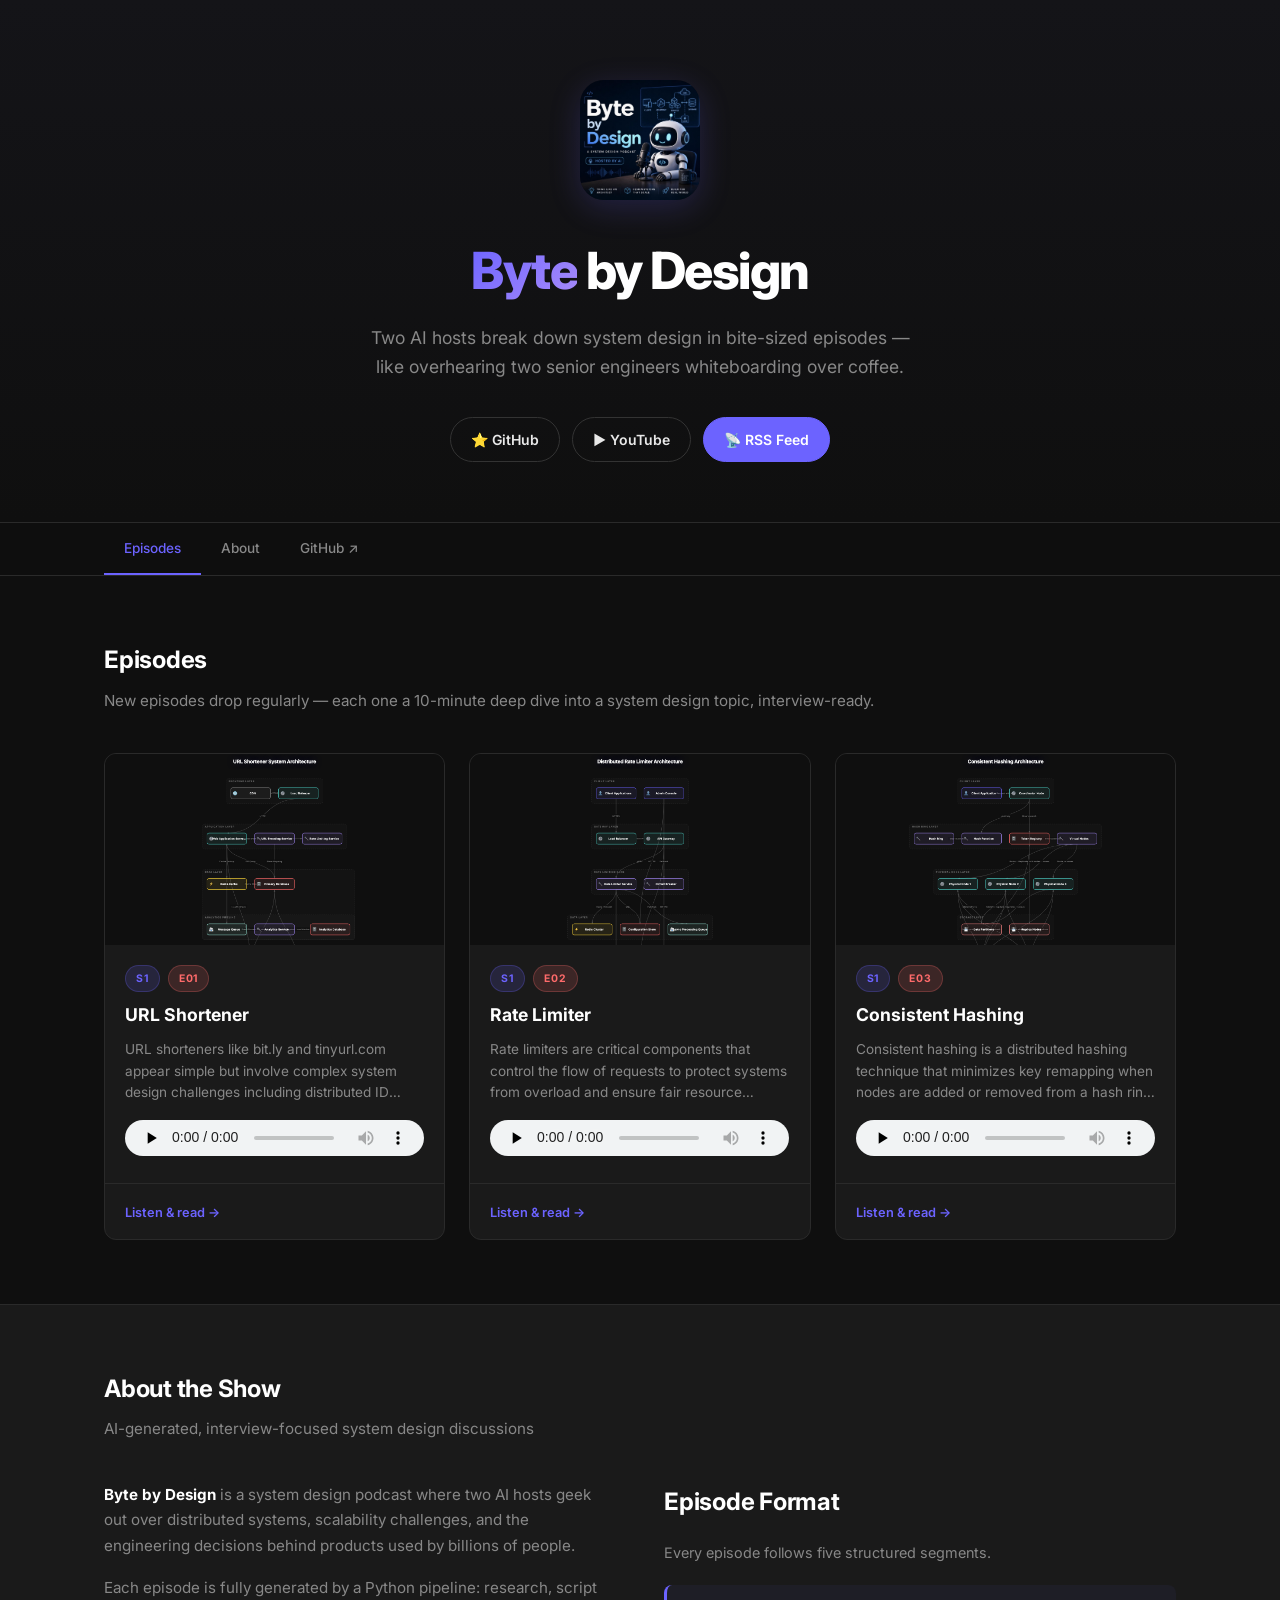
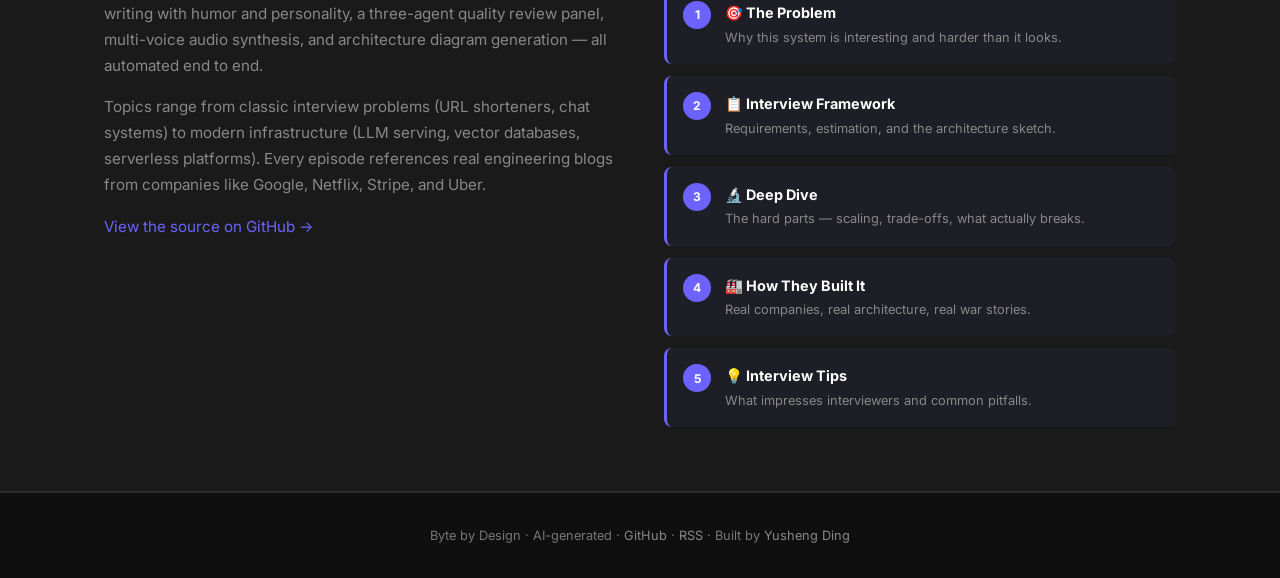
<file: docs/index.html>
<!DOCTYPE html>
<html lang="en">
<head>
  <meta charset="UTF-8" />
  <meta name="viewport" content="width=device-width, initial-scale=1.0" />
  <title>Byte by Design — System design, broken down in 10 minutes</title>
  <meta name="description" content="Two AI hosts break down system design in bite-sized episodes — like overhearing two senior engineers whiteboarding over coffee. 5-10 minutes, no fluff, interview-ready." />
  <meta property="og:title" content="Byte by Design" />
  <meta property="og:description" content="Two AI hosts break down system design in bite-sized episodes." />
  <meta property="og:type" content="website" />
  <meta property="og:url" content="https://yushengauggie.github.io/byte-by-design" />
  <meta property="og:image" content="https://yushengauggie.github.io/byte-by-design/cover.jpg" />
  <link rel="stylesheet" href="style.css" />
  <link rel="alternate" type="application/rss+xml" title="Byte by Design RSS" href="feed.xml" />
  <link rel="preconnect" href="https://fonts.googleapis.com">
  <link rel="preconnect" href="https://fonts.gstatic.com" crossorigin>
  <link href="https://fonts.googleapis.com/css2?family=Inter:wght@400;500;600;700;800&display=swap" rel="stylesheet">
</head>
<body>

<!-- ── Header ── -->
<header class="site-header">
  <div class="container">
    <div class="header-cover">
      <img src="cover.jpg" alt="Byte by Design cover art" />
    </div>
    <h1><span>Byte</span> by Design</h1>
    <p class="tagline">Two AI hosts break down system design in bite-sized episodes — like overhearing two senior engineers whiteboarding over coffee.</p>
    <nav class="header-links" aria-label="External links">
      <a href="https://github.com/YushengAuggie/byte-by-design" class="btn-outline" target="_blank" rel="noopener">
        ⭐ GitHub
      </a>
      <a href="https://www.youtube.com/@AuggieDing" class="btn-outline" target="_blank" rel="noopener" aria-label="Watch on YouTube">
        ▶ YouTube
      </a>
      <a href="feed.xml" class="btn-primary">
        📡 RSS Feed
      </a>
    </nav>
  </div>
</header>

<!-- ── Sticky Nav ── -->
<nav class="site-nav" aria-label="Page sections">
  <div class="container">
    <a href="#episodes" class="active">Episodes</a>
    <a href="#about">About</a>
    <a href="https://github.com/YushengAuggie/byte-by-design" target="_blank" rel="noopener">GitHub ↗</a>
  </div>
</nav>

<!-- ── Episodes ── -->
<section id="episodes">
  <div class="container">
    <h2 class="section-title">Episodes</h2>
    <p class="section-subtitle">New episodes drop regularly — each one a 10-minute deep dive into a system design topic, interview-ready.</p>

    <div class="episodes-grid" id="episodes-grid">
<!-- EPISODES_START -->
      <article class="episode-card">
        <a href="url-shortener/index.html">
          <div class="card-diagram"><img src="url-shortener/diagram.png" alt="URL Shortener architecture diagram" loading="lazy" /></div>
        </a>
        <div class="card-body">
          <div class="card-meta">
            <span class="badge badge-season">S1</span>
            <span class="badge badge-episode">E01</span>
          </div>
          <h3 class="card-title"><a href="url-shortener/index.html">URL Shortener</a></h3>
          <p class="card-description">URL shorteners like bit.ly and tinyurl.com appear simple but involve complex system design challenges including distributed ID generation, caching strategies, and handling massive read/write ratios at scale.</p>
          <div class="card-audio"><audio controls preload="none"><source src="url-shortener/episode.mp3" type="audio/mpeg" /></audio></div>
        </div>
        <div class="card-footer">
          <a href="url-shortener/index.html">Listen &amp; read →</a>
        </div>
      </article>
      <article class="episode-card">
        <a href="rate-limiter/index.html">
          <div class="card-diagram"><img src="rate-limiter/diagram.png" alt="Rate Limiter architecture diagram" loading="lazy" /></div>
        </a>
        <div class="card-body">
          <div class="card-meta">
            <span class="badge badge-season">S1</span>
            <span class="badge badge-episode">E02</span>
          </div>
          <h3 class="card-title"><a href="rate-limiter/index.html">Rate Limiter</a></h3>
          <p class="card-description">Rate limiters are critical components that control the flow of requests to protect systems from overload and ensure fair resource allocation. This episode explores design patterns, algorithms, and real-world implementations used by major tech companies.</p>
          <div class="card-audio"><audio controls preload="none"><source src="rate-limiter/episode.mp3" type="audio/mpeg" /></audio></div>
        </div>
        <div class="card-footer">
          <a href="rate-limiter/index.html">Listen &amp; read →</a>
        </div>
      </article>
      <article class="episode-card">
        <a href="consistent-hashing/index.html">
          <div class="card-diagram"><img src="consistent-hashing/diagram.png" alt="Consistent Hashing architecture diagram" loading="lazy" /></div>
        </a>
        <div class="card-body">
          <div class="card-meta">
            <span class="badge badge-season">S1</span>
            <span class="badge badge-episode">E03</span>
          </div>
          <h3 class="card-title"><a href="consistent-hashing/index.html">Consistent Hashing</a></h3>
          <p class="card-description">Consistent hashing is a distributed hashing technique that minimizes key remapping when nodes are added or removed from a hash ring, making it essential for scalable distributed systems like caches, databases, and load balancers. This episode explores how companies like Amazon, Discord, and Vimeo use consistent hashing to achieve horizontal scalability while maintaining performance.</p>
          <div class="card-audio"><audio controls preload="none"><source src="consistent-hashing/episode.mp3" type="audio/mpeg" /></audio></div>
        </div>
        <div class="card-footer">
          <a href="consistent-hashing/index.html">Listen &amp; read →</a>
        </div>
      </article>
<!-- EPISODES_END -->
    </div>
  </div>
</section>

<!-- ── About ── -->
<section id="about">
  <div class="container">
    <h2 class="section-title">About the Show</h2>
    <p class="section-subtitle">AI-generated, interview-focused system design discussions</p>

    <div class="about-grid">
      <div class="about-text">
        <p>
          <strong>Byte by Design</strong> is a system design podcast where two AI hosts geek out over
          distributed systems, scalability challenges, and the engineering decisions behind products
          used by billions of people.
        </p>
        <p>
          Each episode is fully generated by a Python pipeline: research, script writing with humor
          and personality, a three-agent quality review panel, multi-voice audio synthesis, and
          architecture diagram generation — all automated end to end.
        </p>
        <p>
          Topics range from classic interview problems (URL shorteners, chat systems) to modern
          infrastructure (LLM serving, vector databases, serverless platforms). Every episode
          references real engineering blogs from companies like Google, Netflix, Stripe, and Uber.
        </p>
        <p>
          <a href="https://github.com/YushengAuggie/byte-by-design" target="_blank" rel="noopener">View the source on GitHub →</a>
        </p>
      </div>

      <div>
        <h3 class="section-title" style="margin-bottom:20px;">Episode Format</h3>
        <p style="color:var(--text-dim); margin-bottom:20px; font-size:0.9rem;">Every episode follows five structured segments.</p>
        <ul class="segments-list">
          <li>
            <div>
              <span class="segment-name">🎯 The Problem</span>
              <span class="segment-desc">Why this system is interesting and harder than it looks.</span>
            </div>
          </li>
          <li>
            <div>
              <span class="segment-name">📋 Interview Framework</span>
              <span class="segment-desc">Requirements, estimation, and the architecture sketch.</span>
            </div>
          </li>
          <li>
            <div>
              <span class="segment-name">🔬 Deep Dive</span>
              <span class="segment-desc">The hard parts — scaling, trade-offs, what actually breaks.</span>
            </div>
          </li>
          <li>
            <div>
              <span class="segment-name">🏭 How They Built It</span>
              <span class="segment-desc">Real companies, real architecture, real war stories.</span>
            </div>
          </li>
          <li>
            <div>
              <span class="segment-name">💡 Interview Tips</span>
              <span class="segment-desc">What impresses interviewers and common pitfalls.</span>
            </div>
          </li>
        </ul>
      </div>
    </div>
  </div>
</section>

<!-- ── Footer ── -->
<footer class="site-footer">
  <div class="container">
    <p>
      Byte by Design · AI-generated ·
      <a href="https://github.com/YushengAuggie/byte-by-design" target="_blank" rel="noopener">GitHub</a> ·
      <a href="feed.xml">RSS</a> ·
      Built by <a href="https://yushengauggie.github.io" target="_blank" rel="noopener">Yusheng Ding</a>
    </p>
  </div>
</footer>

</body>
</html>
</file>
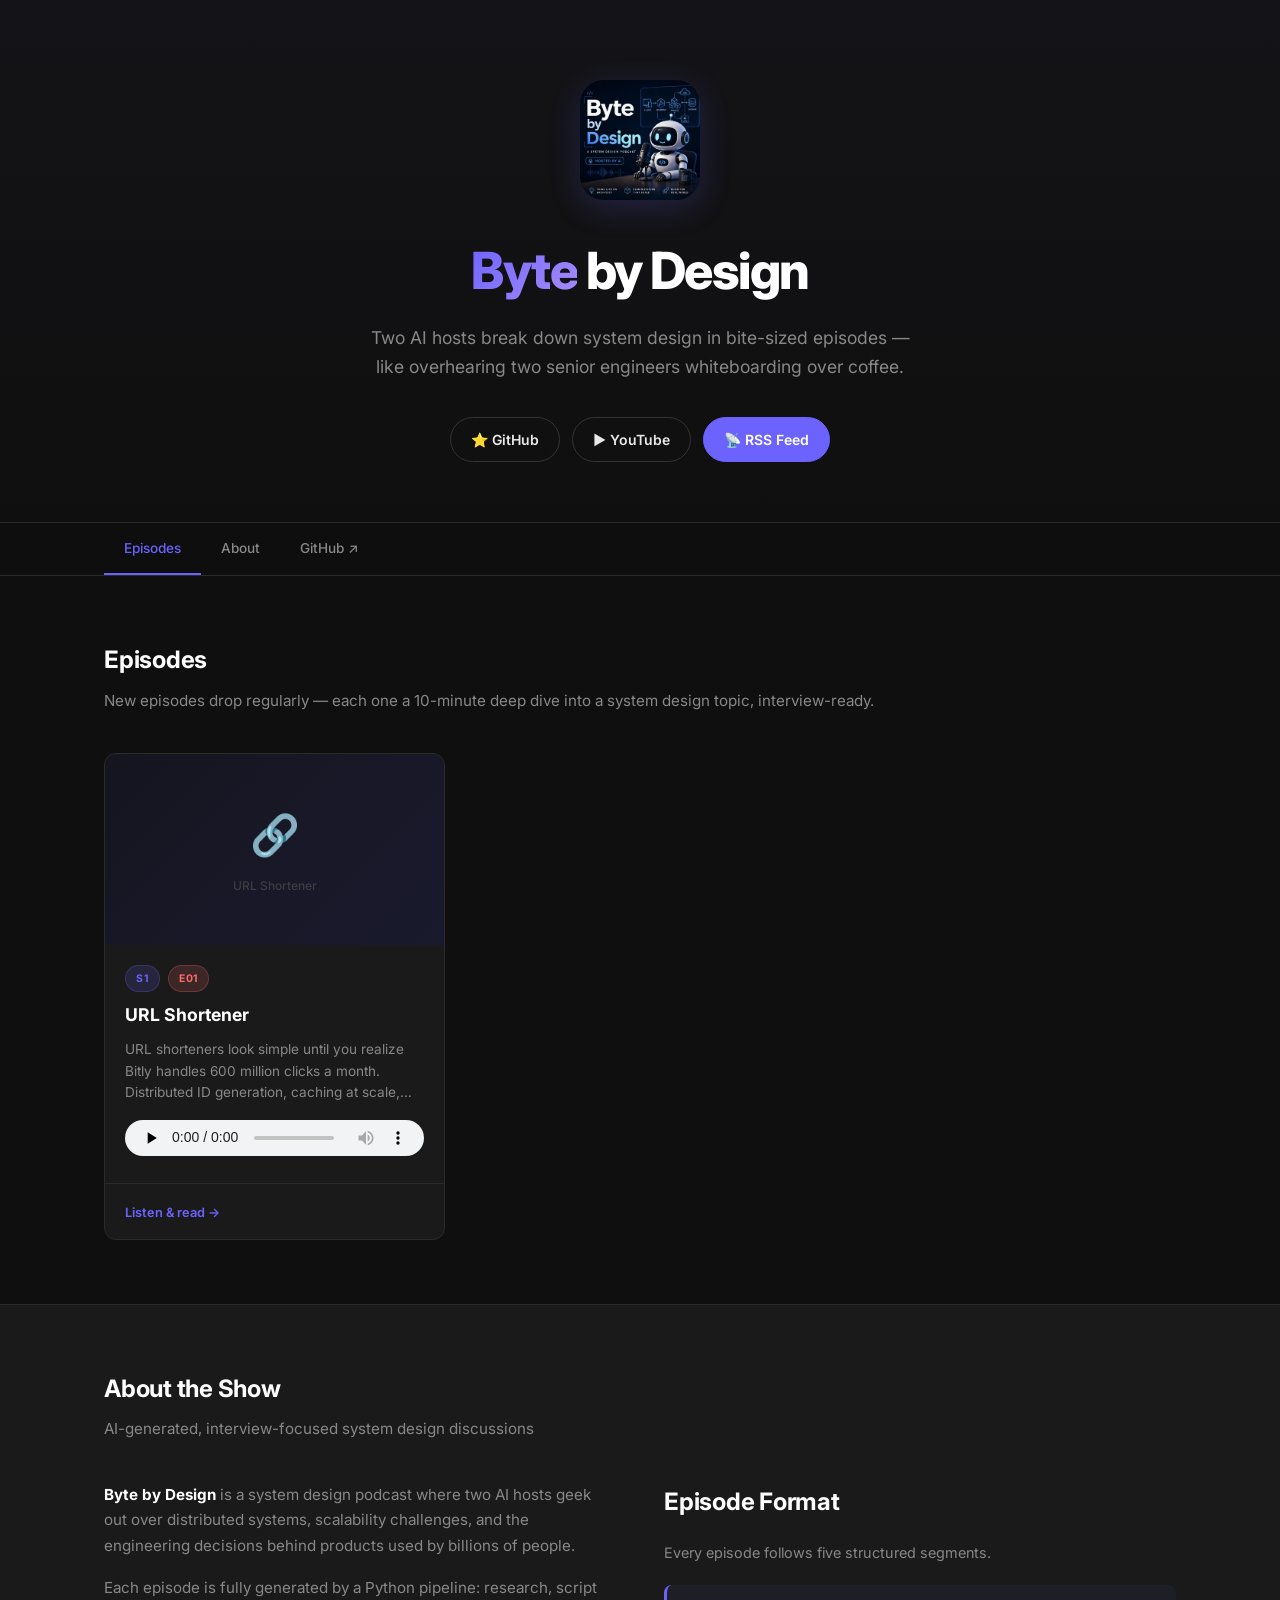
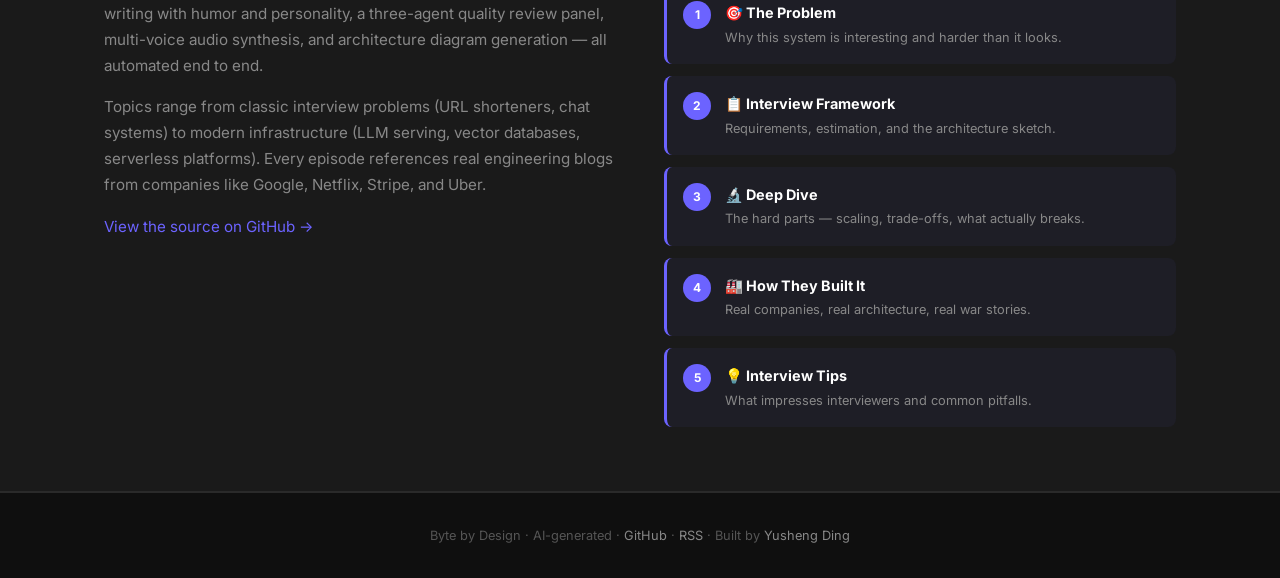
<file: website/index.html>
<!DOCTYPE html>
<html lang="en">
<head>
  <meta charset="UTF-8" />
  <meta name="viewport" content="width=device-width, initial-scale=1.0" />
  <title>Byte by Design — System design, broken down in 10 minutes</title>
  <meta name="description" content="Two AI hosts break down system design in bite-sized episodes — like overhearing two senior engineers whiteboarding over coffee. 5-10 minutes, no fluff, interview-ready." />
  <meta property="og:title" content="Byte by Design" />
  <meta property="og:description" content="Two AI hosts break down system design in bite-sized episodes." />
  <meta property="og:type" content="website" />
  <meta property="og:url" content="https://yushengauggie.github.io/system-design-podcast" />
  <meta property="og:image" content="https://yushengauggie.github.io/system-design-podcast/cover.jpg" />
  <link rel="stylesheet" href="style.css" />
  <link rel="alternate" type="application/rss+xml" title="Byte by Design RSS" href="feed.xml" />
  <link rel="preconnect" href="https://fonts.googleapis.com">
  <link rel="preconnect" href="https://fonts.gstatic.com" crossorigin>
  <link href="https://fonts.googleapis.com/css2?family=Inter:wght@400;500;600;700;800&display=swap" rel="stylesheet">
</head>
<body>

<!-- ── Header ── -->
<header class="site-header">
  <div class="container">
    <div class="header-cover">
      <img src="cover.jpg" alt="Byte by Design cover art" />
    </div>
    <h1><span>Byte</span> by Design</h1>
    <p class="tagline">Two AI hosts break down system design in bite-sized episodes — like overhearing two senior engineers whiteboarding over coffee.</p>
    <nav class="header-links" aria-label="External links">
      <a href="https://github.com/YushengAuggie/system-design-podcast" class="btn-outline" target="_blank" rel="noopener">
        ⭐ GitHub
      </a>
      <a href="#" class="btn-outline" aria-label="Listen on YouTube">
        ▶ YouTube
      </a>
      <a href="feed.xml" class="btn-primary">
        📡 RSS Feed
      </a>
    </nav>
  </div>
</header>

<!-- ── Sticky Nav ── -->
<nav class="site-nav" aria-label="Page sections">
  <div class="container">
    <a href="#episodes" class="active">Episodes</a>
    <a href="#about">About</a>
    <a href="https://github.com/YushengAuggie/system-design-podcast" target="_blank" rel="noopener">GitHub ↗</a>
  </div>
</nav>

<!-- ── Episodes ── -->
<section id="episodes">
  <div class="container">
    <h2 class="section-title">Episodes</h2>
    <p class="section-subtitle">New episodes drop regularly — each one a 10-minute deep dive into a system design topic, interview-ready.</p>

    <div class="episodes-grid" id="episodes-grid">
<!-- EPISODES_START -->
      <article class="episode-card">
        <a href="url-shortener/index.html">
          <div class="card-diagram"><div class="card-diagram-placeholder">🔗<span>URL Shortener</span></div></div>
        </a>
        <div class="card-body">
          <div class="card-meta">
            <span class="badge badge-season">S1</span>
            <span class="badge badge-episode">E01</span>
          </div>
          <h3 class="card-title"><a href="url-shortener/index.html">URL Shortener</a></h3>
          <p class="card-description">URL shorteners look simple until you realize Bitly handles 600 million clicks a month. Distributed ID generation, caching at scale, abuse detection — it's a masterclass in read-heavy systems.</p>
          <div class="card-audio"><audio controls preload="none"><source src="url-shortener/episode.mp3" type="audio/mpeg" /></audio></div>
        </div>
        <div class="card-footer">
          <a href="url-shortener/index.html">Listen & read →</a>
        </div>
      </article>
<!-- EPISODES_END -->
    </div>
  </div>
</section>

<!-- ── About ── -->
<section id="about">
  <div class="container">
    <h2 class="section-title">About the Show</h2>
    <p class="section-subtitle">AI-generated, interview-focused system design discussions</p>

    <div class="about-grid">
      <div class="about-text">
        <p>
          <strong>Byte by Design</strong> is a system design podcast where two AI hosts geek out over
          distributed systems, scalability challenges, and the engineering decisions behind products
          used by billions of people.
        </p>
        <p>
          Each episode is fully generated by a Python pipeline: research, script writing with humor
          and personality, a three-agent quality review panel, multi-voice audio synthesis, and
          architecture diagram generation — all automated end to end.
        </p>
        <p>
          Topics range from classic interview problems (URL shorteners, chat systems) to modern
          infrastructure (LLM serving, vector databases, serverless platforms). Every episode
          references real engineering blogs from companies like Google, Netflix, Stripe, and Uber.
        </p>
        <p>
          <a href="https://github.com/YushengAuggie/system-design-podcast" target="_blank" rel="noopener">View the source on GitHub →</a>
        </p>
      </div>

      <div>
        <h3 class="section-title" style="margin-bottom:20px;">Episode Format</h3>
        <p style="color:var(--text-dim); margin-bottom:20px; font-size:0.9rem;">Every episode follows five structured segments.</p>
        <ul class="segments-list">
          <li>
            <div>
              <span class="segment-name">🎯 The Problem</span>
              <span class="segment-desc">Why this system is interesting and harder than it looks.</span>
            </div>
          </li>
          <li>
            <div>
              <span class="segment-name">📋 Interview Framework</span>
              <span class="segment-desc">Requirements, estimation, and the architecture sketch.</span>
            </div>
          </li>
          <li>
            <div>
              <span class="segment-name">🔬 Deep Dive</span>
              <span class="segment-desc">The hard parts — scaling, trade-offs, what actually breaks.</span>
            </div>
          </li>
          <li>
            <div>
              <span class="segment-name">🏭 How They Built It</span>
              <span class="segment-desc">Real companies, real architecture, real war stories.</span>
            </div>
          </li>
          <li>
            <div>
              <span class="segment-name">💡 Interview Tips</span>
              <span class="segment-desc">What impresses interviewers and common pitfalls.</span>
            </div>
          </li>
        </ul>
      </div>
    </div>
  </div>
</section>

<!-- ── Footer ── -->
<footer class="site-footer">
  <div class="container">
    <p>
      Byte by Design · AI-generated ·
      <a href="https://github.com/YushengAuggie/system-design-podcast" target="_blank" rel="noopener">GitHub</a> ·
      <a href="feed.xml">RSS</a> ·
      Built by <a href="https://yushengauggie.github.io" target="_blank" rel="noopener">Yusheng Ding</a>
    </p>
  </div>
</footer>

</body>
</html>
</file>
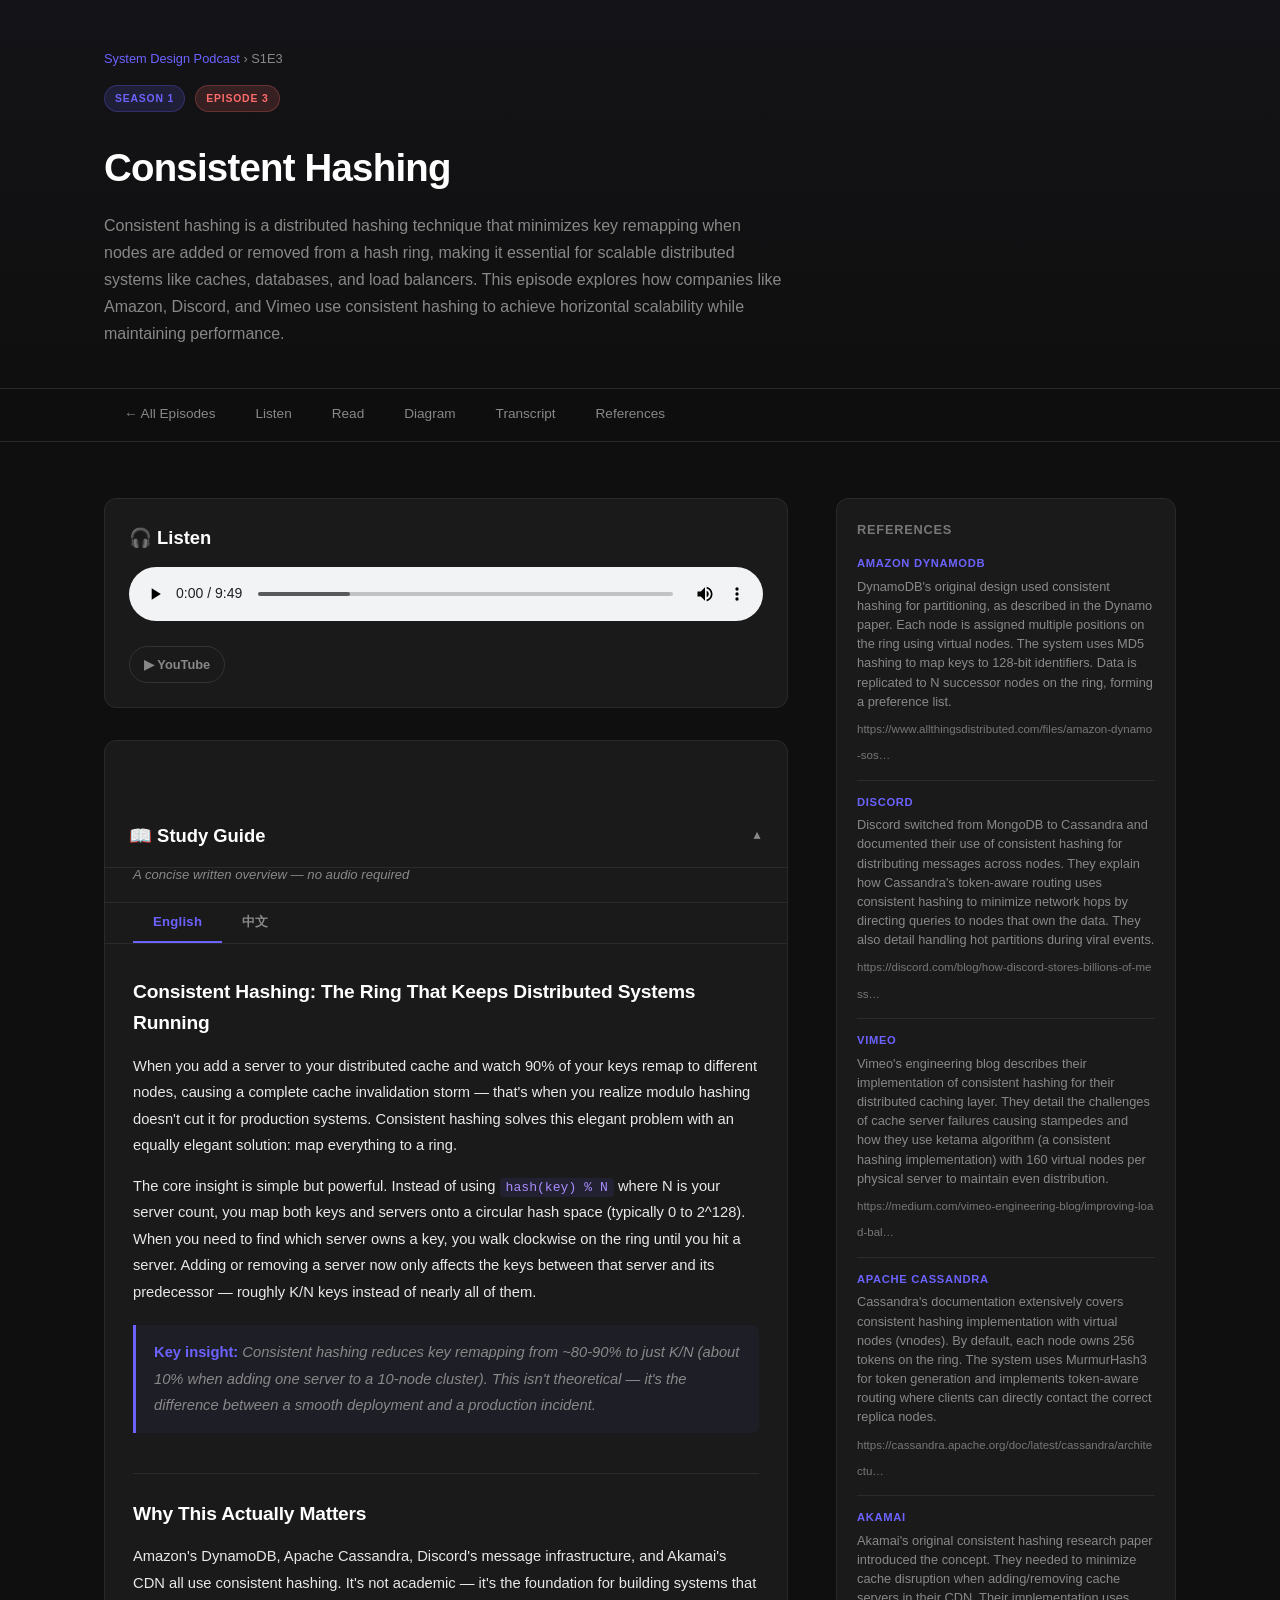
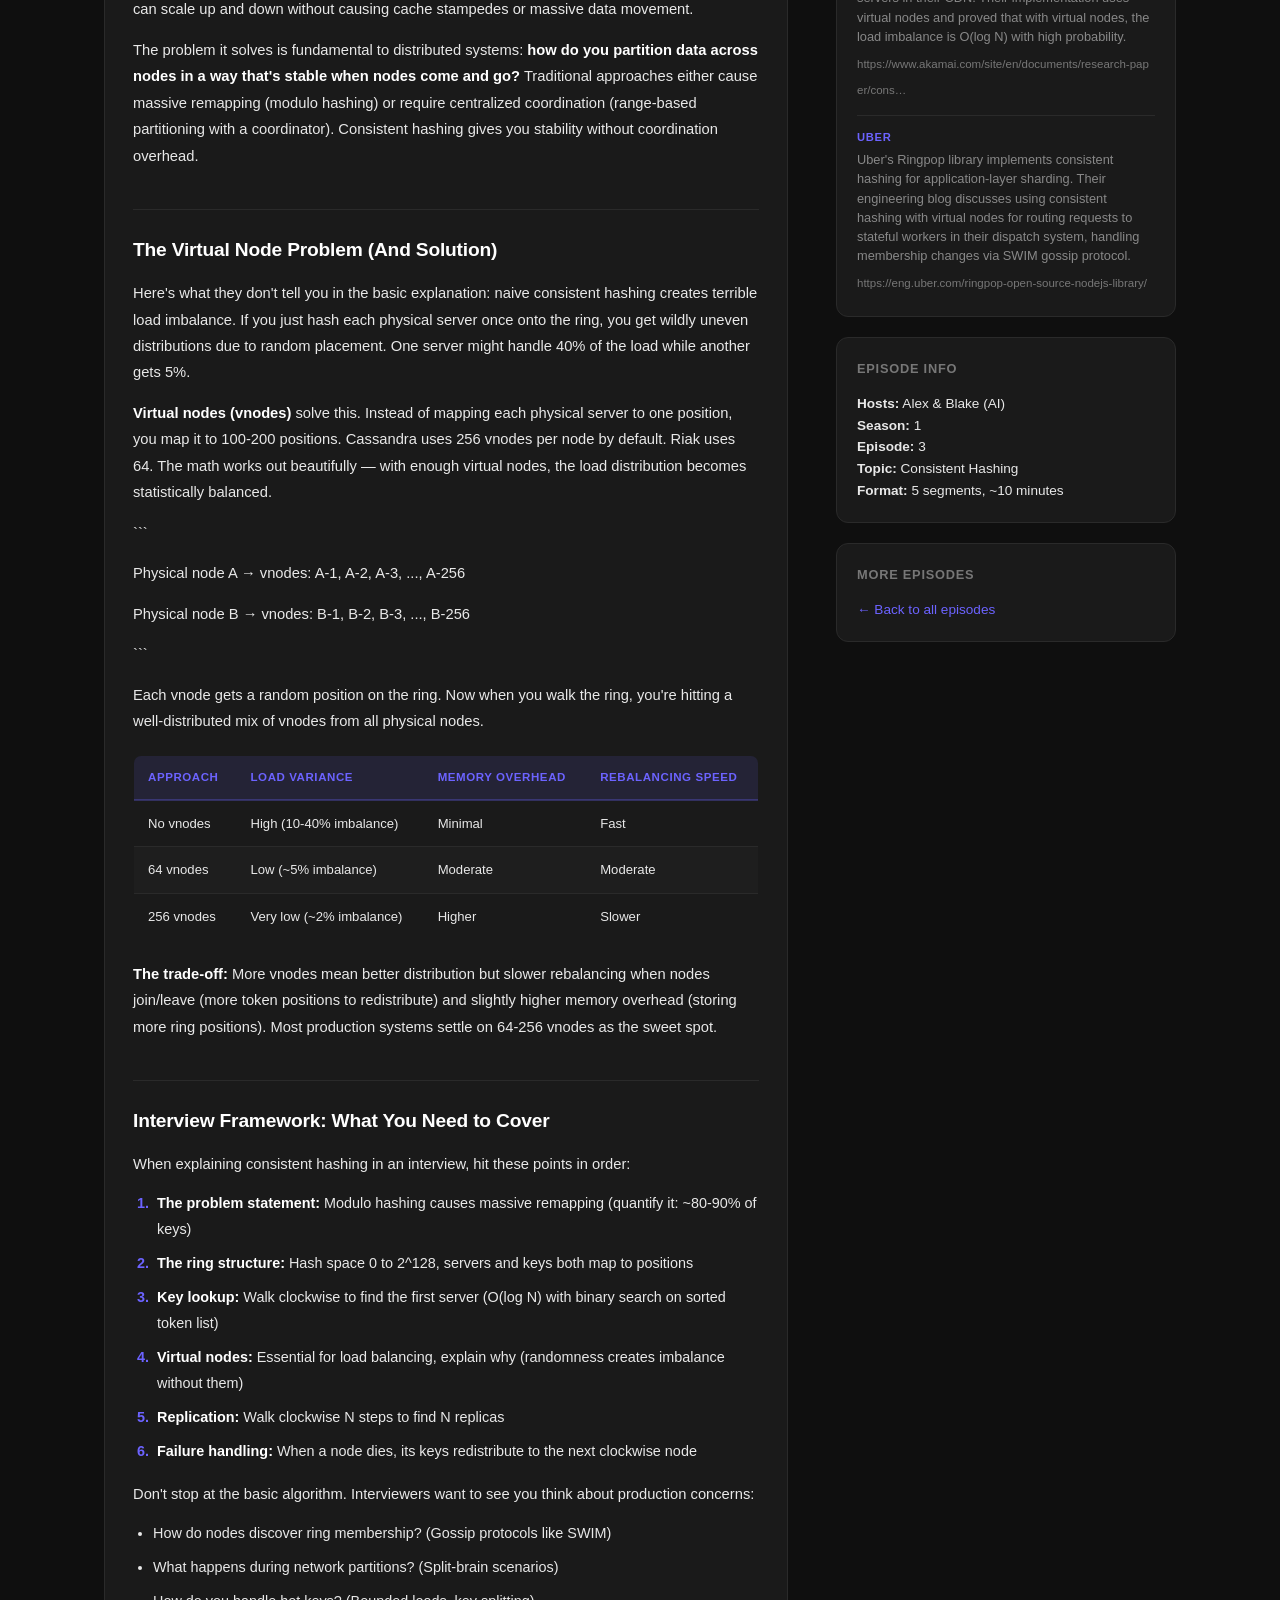
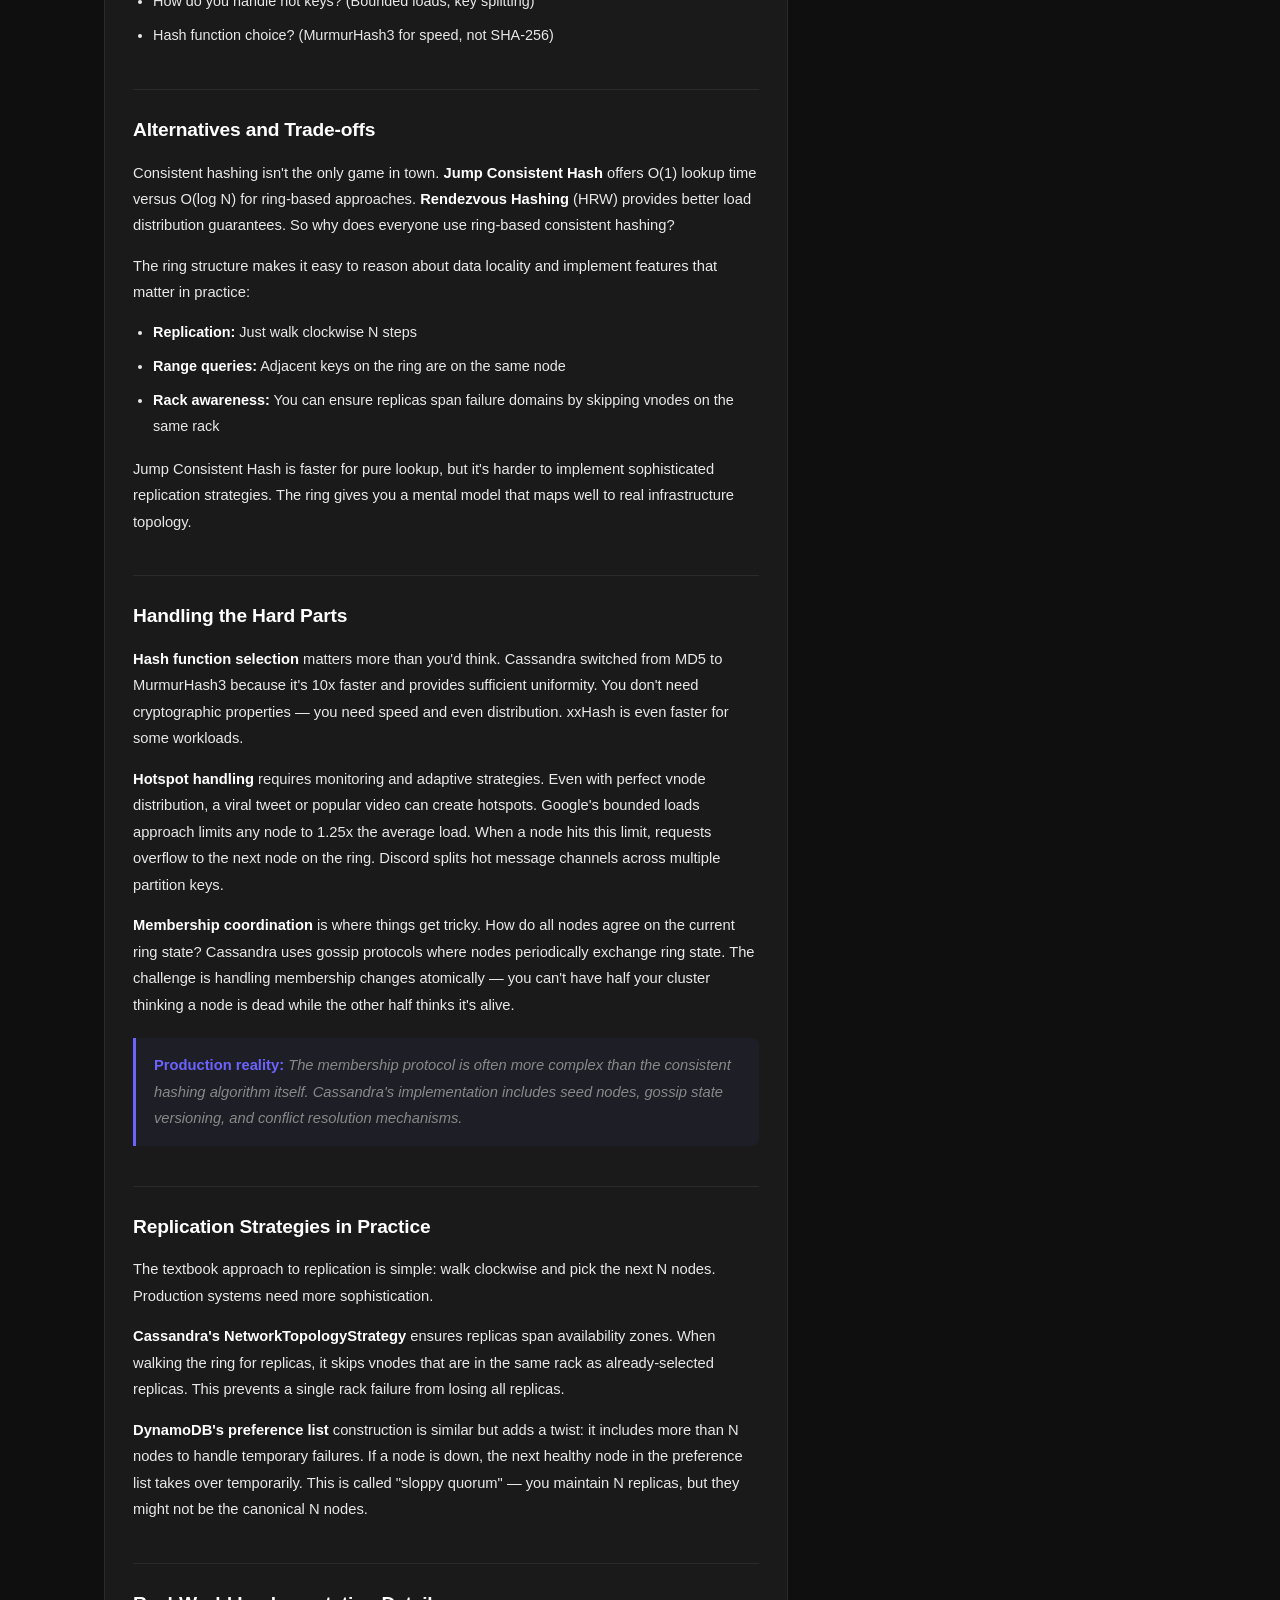
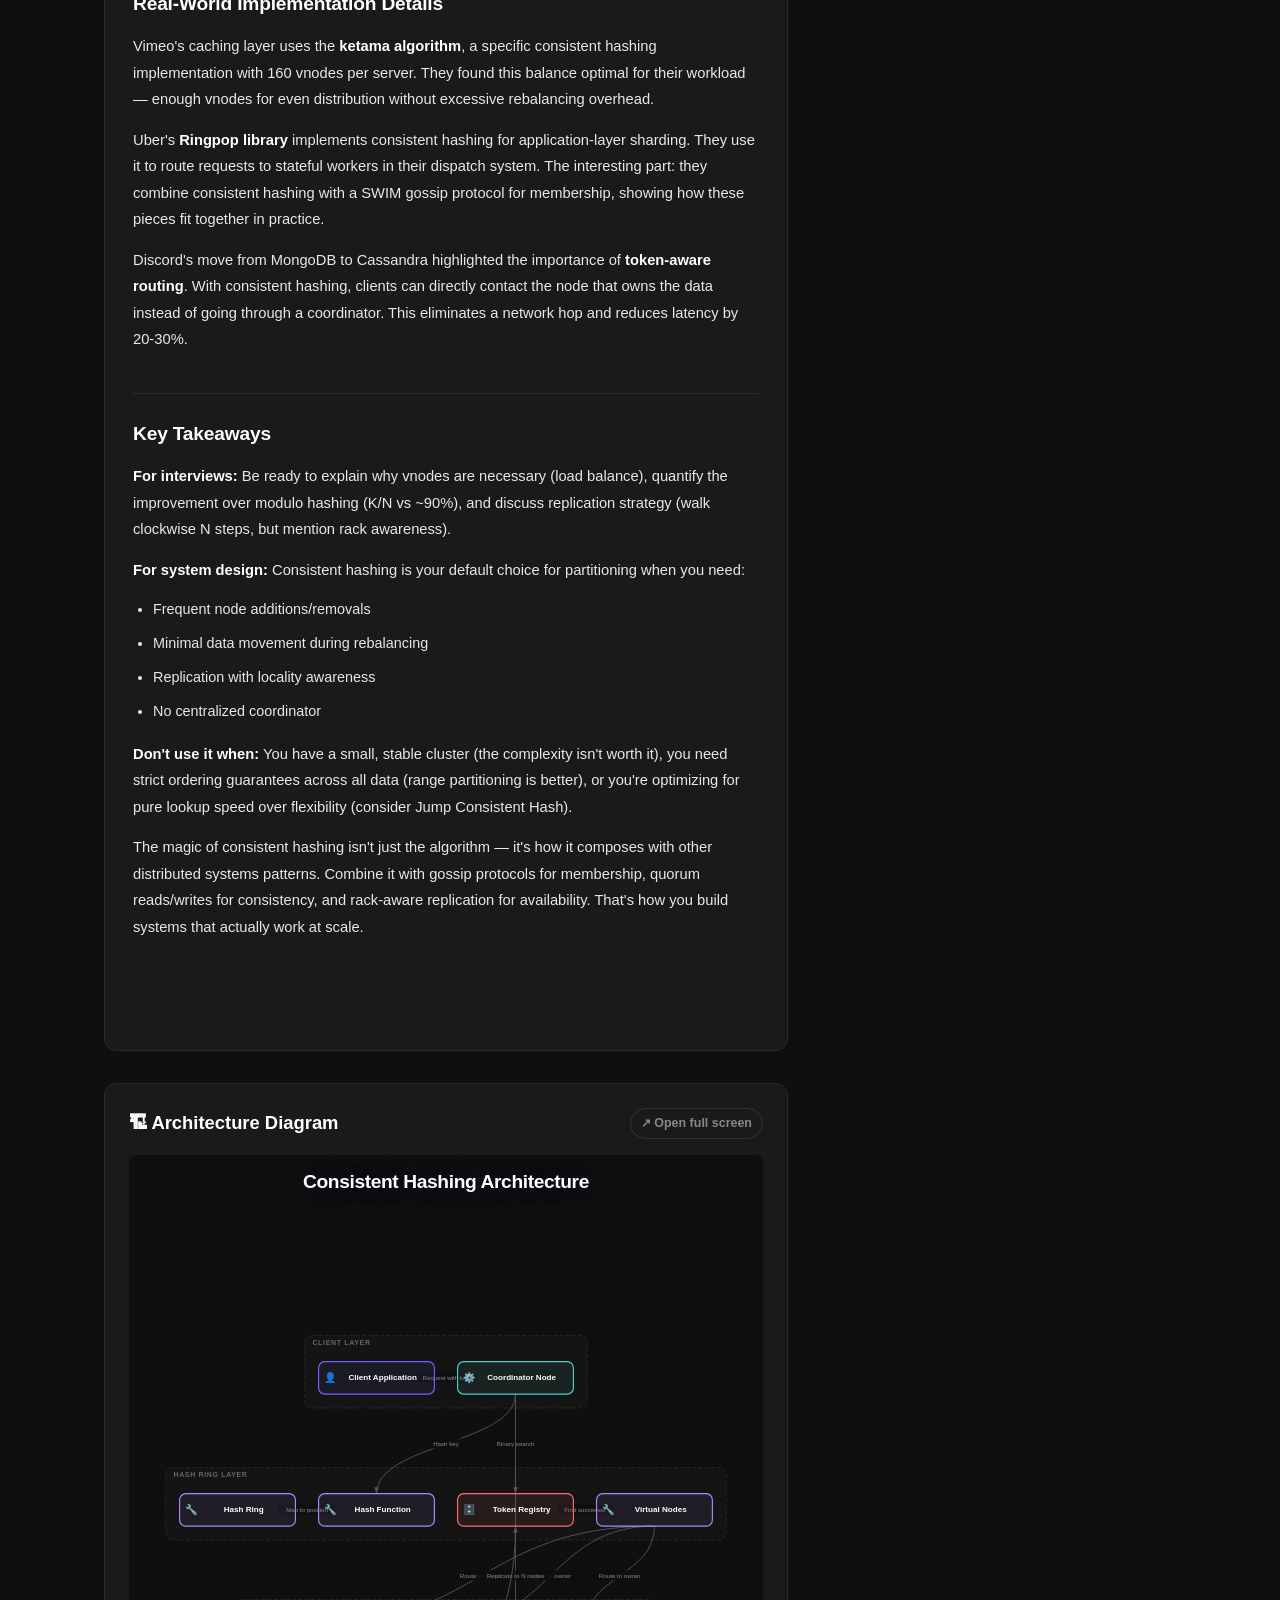
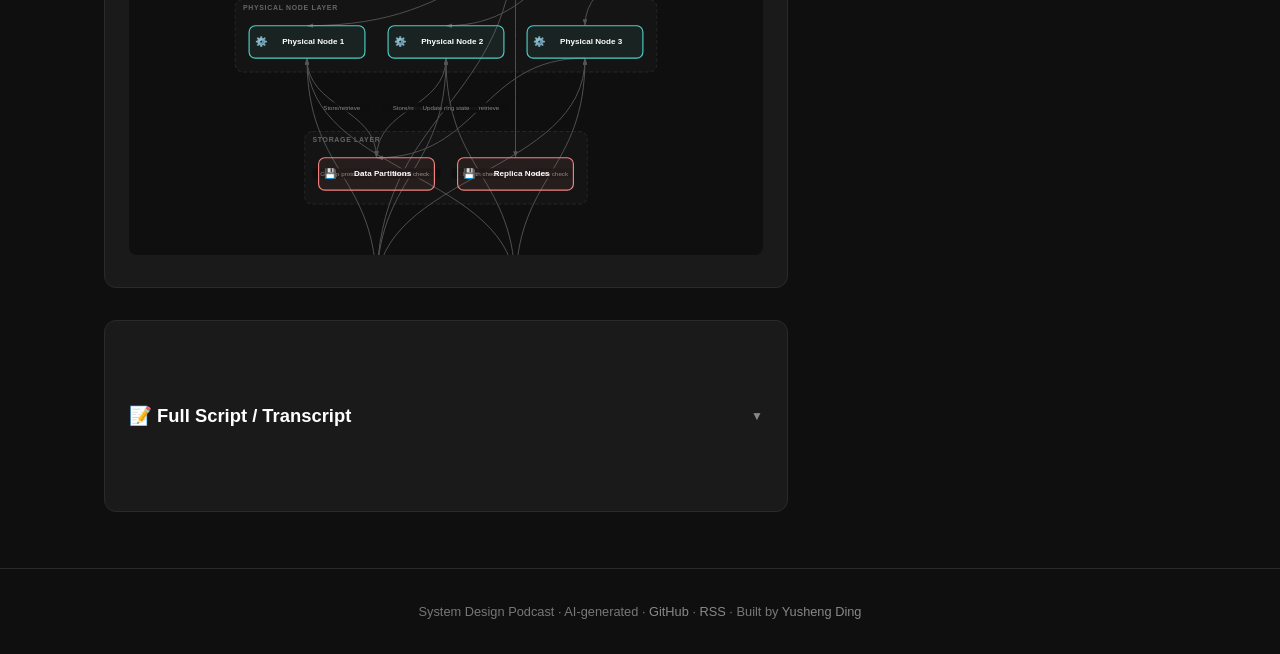
<file: docs/consistent-hashing/index.html>
<!DOCTYPE html>
<html lang="en">
<head>
  <meta charset="UTF-8" />
  <meta name="viewport" content="width=device-width, initial-scale=1.0" />
  <title>Consistent Hashing — System Design Podcast S1E3</title>
  <meta name="description" content="Consistent hashing is a distributed hashing technique that minimizes key remapping when nodes are added or removed from a hash ring, making it essential for scalable distributed systems like caches, databases, and load balancers. This episode explores how companies like Amazon, Discord, and Vimeo use consistent hashing to achieve horizontal scalability while maintaining performance." />
  <meta property="og:title" content="Consistent Hashing — System Design Podcast" />
  <meta property="og:description" content="Consistent hashing is a distributed hashing technique that minimizes key remapping when nodes are added or removed from a hash ring, making it essential for scalable distributed systems like caches, databases, and load balancers. This episode explores how companies like Amazon, Discord, and Vimeo use consistent hashing to achieve horizontal scalability while maintaining performance." />
  <meta property="og:type" content="article" />
  <meta property="og:url" content="https://yushengauggie.github.io/byte-by-design/consistent-hashing" />
  <link rel="stylesheet" href="../style.css" />
</head>
<body>

<!-- ── Episode Hero ── -->
<header class="episode-hero">
  <div class="container">
    <p class="breadcrumb">
      <a href="../index.html">System Design Podcast</a> › <span>S1E3</span>
    </p>
    <div class="episode-meta">
      <span class="badge badge-season">Season 1</span>
      <span class="badge badge-episode">Episode 3</span>
    </div>
    <h1>Consistent Hashing</h1>
    <p class="summary">Consistent hashing is a distributed hashing technique that minimizes key remapping when nodes are added or removed from a hash ring, making it essential for scalable distributed systems like caches, databases, and load balancers. This episode explores how companies like Amazon, Discord, and Vimeo use consistent hashing to achieve horizontal scalability while maintaining performance.</p>
  </div>
</header>

<!-- ── Sticky Nav ── -->
<nav class="site-nav" aria-label="Episode sections">
  <div class="container">
    <a href="../index.html">← All Episodes</a>
    <a href="#player">Listen</a>
    <a href="#article">Read</a>
    <a href="#diagram">Diagram</a>
    <a href="#transcript">Transcript</a>
    <a href="#references">References</a>
  </div>
</nav>

<!-- ── Main Content ── -->
<div class="container">
  <div class="episode-layout">

    <!-- Main column -->
    <main class="episode-main">

      <!-- Audio Player -->
      <section id="player" class="episode-player">
        <h2>🎧 Listen</h2>
        <audio controls preload="metadata">
          <source src="episode.mp3" type="audio/mpeg" />
          Your browser does not support the audio element.
        </audio>
        <div class="listen-on">
          <a href="https://www.youtube.com/watch?v=xmIgNaKhmM4" class="listen-btn" target="_blank" rel="noopener">▶ YouTube</a>
        </div>
      </section>

      <!-- Study Guide -->
      <section id="article" class="episode-article">
        <button
          class="article-toggle"
          aria-expanded="true"
          aria-controls="article-body"
          onclick="this.setAttribute('aria-expanded', this.getAttribute('aria-expanded') === 'true' ? 'false' : 'true'); document.getElementById('article-body').classList.toggle('open');"
        >
          <span>📖 Study Guide</span>
          <span class="chevron">▼</span>
        </button>
        <p class="article-subtitle">A concise written overview — no audio required</p>
        <div class="lang-tabs">
          <button class="lang-tab active" data-lang="en" onclick="switchLang(this, 'en')">English</button>
          <button class="lang-tab" data-lang="zh" onclick="switchLang(this, 'zh')">中文</button>
        </div>
        <div id="article-body" class="article-content open">
          <div class="lang-content active" data-lang="en">
<h2>Consistent Hashing: The Ring That Keeps Distributed Systems Running</h2>
<p>When you add a server to your distributed cache and watch 90% of your keys remap to different nodes, causing a complete cache invalidation storm — that&#x27;s when you realize modulo hashing doesn&#x27;t cut it for production systems. Consistent hashing solves this elegant problem with an equally elegant solution: map everything to a ring.</p>
<p>The core insight is simple but powerful. Instead of using <code>hash(key) % N</code> where N is your server count, you map both keys and servers onto a circular hash space (typically 0 to 2^128). When you need to find which server owns a key, you walk clockwise on the ring until you hit a server. Adding or removing a server now only affects the keys between that server and its predecessor — roughly K/N keys instead of nearly all of them.</p>
<blockquote>
<p><strong>Key insight:</strong> Consistent hashing reduces key remapping from ~80-90% to just K/N (about 10% when adding one server to a 10-node cluster). This isn&#x27;t theoretical — it&#x27;s the difference between a smooth deployment and a production incident.</p>
</blockquote>
<h2>Why This Actually Matters</h2>
<p>Amazon&#x27;s DynamoDB, Apache Cassandra, Discord&#x27;s message infrastructure, and Akamai&#x27;s CDN all use consistent hashing. It&#x27;s not academic — it&#x27;s the foundation for building systems that can scale up and down without causing cache stampedes or massive data movement.</p>
<p>The problem it solves is fundamental to distributed systems: <strong>how do you partition data across nodes in a way that&#x27;s stable when nodes come and go?</strong> Traditional approaches either cause massive remapping (modulo hashing) or require centralized coordination (range-based partitioning with a coordinator). Consistent hashing gives you stability without coordination overhead.</p>
<h2>The Virtual Node Problem (And Solution)</h2>
<p>Here&#x27;s what they don&#x27;t tell you in the basic explanation: naive consistent hashing creates terrible load imbalance. If you just hash each physical server once onto the ring, you get wildly uneven distributions due to random placement. One server might handle 40% of the load while another gets 5%.</p>
<p><strong>Virtual nodes (vnodes)</strong> solve this. Instead of mapping each physical server to one position, you map it to 100-200 positions. Cassandra uses 256 vnodes per node by default. Riak uses 64. The math works out beautifully — with enough virtual nodes, the load distribution becomes statistically balanced.</p>
<p>```</p>
<p>Physical node A → vnodes: A-1, A-2, A-3, ..., A-256</p>
<p>Physical node B → vnodes: B-1, B-2, B-3, ..., B-256</p>
<p>```</p>
<p>Each vnode gets a random position on the ring. Now when you walk the ring, you&#x27;re hitting a well-distributed mix of vnodes from all physical nodes.</p>
<table>
<thead><tr><th>Approach</th><th>Load Variance</th><th>Memory Overhead</th><th>Rebalancing Speed</th></tr></thead>
<tbody>
<tr><td>No vnodes</td><td>High (10-40% imbalance)</td><td>Minimal</td><td>Fast</td></tr>
<tr><td>64 vnodes</td><td>Low (~5% imbalance)</td><td>Moderate</td><td>Moderate</td></tr>
<tr><td>256 vnodes</td><td>Very low (~2% imbalance)</td><td>Higher</td><td>Slower</td></tr>
</tbody></table>
<p><strong>The trade-off:</strong> More vnodes mean better distribution but slower rebalancing when nodes join/leave (more token positions to redistribute) and slightly higher memory overhead (storing more ring positions). Most production systems settle on 64-256 vnodes as the sweet spot.</p>
<h2>Interview Framework: What You Need to Cover</h2>
<p>When explaining consistent hashing in an interview, hit these points in order:</p>
<ol>
<li><strong>The problem statement:</strong> Modulo hashing causes massive remapping (quantify it: ~80-90% of keys)</li>
<li><strong>The ring structure:</strong> Hash space 0 to 2^128, servers and keys both map to positions</li>
<li><strong>Key lookup:</strong> Walk clockwise to find the first server (O(log N) with binary search on sorted token list)</li>
<li><strong>Virtual nodes:</strong> Essential for load balancing, explain why (randomness creates imbalance without them)</li>
<li><strong>Replication:</strong> Walk clockwise N steps to find N replicas</li>
<li><strong>Failure handling:</strong> When a node dies, its keys redistribute to the next clockwise node</li>
</ol>
<p>Don&#x27;t stop at the basic algorithm. Interviewers want to see you think about production concerns:</p>
<ul>
<li>How do nodes discover ring membership? (Gossip protocols like SWIM)</li>
<li>What happens during network partitions? (Split-brain scenarios)</li>
<li>How do you handle hot keys? (Bounded loads, key splitting)</li>
<li>Hash function choice? (MurmurHash3 for speed, not SHA-256)</li>
</ul>
<h2>Alternatives and Trade-offs</h2>
<p>Consistent hashing isn&#x27;t the only game in town. <strong>Jump Consistent Hash</strong> offers O(1) lookup time versus O(log N) for ring-based approaches. <strong>Rendezvous Hashing</strong> (HRW) provides better load distribution guarantees. So why does everyone use ring-based consistent hashing?</p>
<p>The ring structure makes it easy to reason about data locality and implement features that matter in practice:</p>
<ul>
<li><strong>Replication:</strong> Just walk clockwise N steps</li>
<li><strong>Range queries:</strong> Adjacent keys on the ring are on the same node</li>
<li><strong>Rack awareness:</strong> You can ensure replicas span failure domains by skipping vnodes on the same rack</li>
</ul>
<p>Jump Consistent Hash is faster for pure lookup, but it&#x27;s harder to implement sophisticated replication strategies. The ring gives you a mental model that maps well to real infrastructure topology.</p>
<h2>Handling the Hard Parts</h2>
<p><strong>Hash function selection</strong> matters more than you&#x27;d think. Cassandra switched from MD5 to MurmurHash3 because it&#x27;s 10x faster and provides sufficient uniformity. You don&#x27;t need cryptographic properties — you need speed and even distribution. xxHash is even faster for some workloads.</p>
<p><strong>Hotspot handling</strong> requires monitoring and adaptive strategies. Even with perfect vnode distribution, a viral tweet or popular video can create hotspots. Google&#x27;s bounded loads approach limits any node to 1.25x the average load. When a node hits this limit, requests overflow to the next node on the ring. Discord splits hot message channels across multiple partition keys.</p>
<p><strong>Membership coordination</strong> is where things get tricky. How do all nodes agree on the current ring state? Cassandra uses gossip protocols where nodes periodically exchange ring state. The challenge is handling membership changes atomically — you can&#x27;t have half your cluster thinking a node is dead while the other half thinks it&#x27;s alive.</p>
<blockquote>
<p><strong>Production reality:</strong> The membership protocol is often more complex than the consistent hashing algorithm itself. Cassandra&#x27;s implementation includes seed nodes, gossip state versioning, and conflict resolution mechanisms.</p>
</blockquote>
<h2>Replication Strategies in Practice</h2>
<p>The textbook approach to replication is simple: walk clockwise and pick the next N nodes. Production systems need more sophistication.</p>
<p><strong>Cassandra&#x27;s NetworkTopologyStrategy</strong> ensures replicas span availability zones. When walking the ring for replicas, it skips vnodes that are in the same rack as already-selected replicas. This prevents a single rack failure from losing all replicas.</p>
<p><strong>DynamoDB&#x27;s preference list</strong> construction is similar but adds a twist: it includes more than N nodes to handle temporary failures. If a node is down, the next healthy node in the preference list takes over temporarily. This is called &quot;sloppy quorum&quot; — you maintain N replicas, but they might not be the canonical N nodes.</p>
<h2>Real-World Implementation Details</h2>
<p>Vimeo&#x27;s caching layer uses the <strong>ketama algorithm</strong>, a specific consistent hashing implementation with 160 vnodes per server. They found this balance optimal for their workload — enough vnodes for even distribution without excessive rebalancing overhead.</p>
<p>Uber&#x27;s <strong>Ringpop library</strong> implements consistent hashing for application-layer sharding. They use it to route requests to stateful workers in their dispatch system. The interesting part: they combine consistent hashing with a SWIM gossip protocol for membership, showing how these pieces fit together in practice.</p>
<p>Discord&#x27;s move from MongoDB to Cassandra highlighted the importance of <strong>token-aware routing</strong>. With consistent hashing, clients can directly contact the node that owns the data instead of going through a coordinator. This eliminates a network hop and reduces latency by 20-30%.</p>
<h2>Key Takeaways</h2>
<p><strong>For interviews:</strong> Be ready to explain why vnodes are necessary (load balance), quantify the improvement over modulo hashing (K/N vs ~90%), and discuss replication strategy (walk clockwise N steps, but mention rack awareness).</p>
<p><strong>For system design:</strong> Consistent hashing is your default choice for partitioning when you need:</p>
<ul>
<li>Frequent node additions/removals</li>
<li>Minimal data movement during rebalancing</li>
<li>Replication with locality awareness</li>
<li>No centralized coordinator</li>
</ul>
<p><strong>Don&#x27;t use it when:</strong> You have a small, stable cluster (the complexity isn&#x27;t worth it), you need strict ordering guarantees across all data (range partitioning is better), or you&#x27;re optimizing for pure lookup speed over flexibility (consider Jump Consistent Hash).</p>
<p>The magic of consistent hashing isn&#x27;t just the algorithm — it&#x27;s how it composes with other distributed systems patterns. Combine it with gossip protocols for membership, quorum reads/writes for consistency, and rack-aware replication for availability. That&#x27;s how you build systems that actually work at scale.</p>
          </div>
          <div class="lang-content" data-lang="zh">
<h2>Consistent Hashing：让分布式系统保持运转的环</h2>
<p>当你往分布式缓存里加一台服务器，然后眼睁睁看着 90% 的 key 重新映射到不同节点，引发一场彻底的缓存失效风暴——这时候你就会意识到，取模哈希在生产系统里根本不够用。Consistent hashing 用一个同样优雅的方案解决了这个优雅的问题：把所有东西都映射到一个环上。</p>
<p>核心思想简单却强大。不再使用 <code>hash(key) % N</code>（N 是服务器数量），而是把 key 和服务器都映射到一个环形哈希空间（通常是 0 到 2^128）。当你需要找到哪台服务器拥有某个 key 时，在环上顺时针走，直到碰到一台服务器。现在增加或删除一台服务器只会影响该服务器和它前一个节点之间的 key——大约 K/N 个 key，而不是几乎所有 key。</p>
<blockquote>
<p><strong>关键洞察：</strong> Consistent hashing 把 key 重新映射的比例从 ~80-90% 降到了 K/N（在 10 节点集群中加一台服务器时约 10%）。这不是理论——这是平滑部署和生产事故之间的区别。</p>
</blockquote>
<h2>为什么这真的重要</h2>
<p>Amazon 的 DynamoDB、Apache Cassandra、Discord 的消息基础设施、Akamai 的 CDN 都在用 consistent hashing。这不是学术研究——这是构建能够平滑扩缩容而不引发缓存雪崩或大规模数据迁移的系统的基础。</p>
<p>它解决的问题对分布式系统来说是根本性的：<strong>如何在节点增减时，以一种稳定的方式在节点间分区数据？</strong> 传统方法要么导致大规模重新映射（取模哈希），要么需要中心化协调（基于 range 的分区加协调器）。Consistent hashing 给你稳定性，而不需要协调开销。</p>
<h2>Virtual Node 问题（以及解决方案）</h2>
<p>基础解释里不会告诉你的是：朴素的 consistent hashing 会造成严重的负载不均衡。如果你只把每台物理服务器哈希一次到环上，由于随机放置，你会得到极不均匀的分布。一台服务器可能处理 40% 的负载，而另一台只有 5%。</p>
<p><strong>Virtual nodes (vnodes)</strong> 解决了这个问题。不是把每台物理服务器映射到一个位置，而是映射到 100-200 个位置。Cassandra 默认每个节点用 256 个 vnodes。Riak 用 64 个。数学上很完美——有足够多的 virtual nodes，负载分布就会在统计上趋于均衡。</p>
<p>```</p>
<p>物理节点 A → vnodes: A-1, A-2, A-3, ..., A-256</p>
<p>物理节点 B → vnodes: B-1, B-2, B-3, ..., B-256</p>
<p>```</p>
<p>每个 vnode 在环上获得一个随机位置。现在当你在环上走的时候，你会碰到来自所有物理节点的、分布良好的 vnodes 混合体。</p>
<table>
<thead><tr><th>方案</th><th>负载方差</th><th>内存开销</th><th>重平衡速度</th></tr></thead>
<tbody>
<tr><td>无 vnodes</td><td>高（10-40% 不均衡）</td><td>最小</td><td>快</td></tr>
<tr><td>64 vnodes</td><td>低（~5% 不均衡）</td><td>中等</td><td>中等</td></tr>
<tr><td>256 vnodes</td><td>很低（~2% 不均衡）</td><td>较高</td><td>较慢</td></tr>
</tbody></table>
<p><strong>权衡：</strong> 更多 vnodes 意味着更好的分布，但节点加入/离开时重平衡更慢（需要重新分配更多 token 位置），内存开销也略高（存储更多环位置）。大多数生产系统把 64-256 vnodes 作为最佳点。</p>
<h2>面试框架：你需要覆盖的内容</h2>
<p>在面试中解释 consistent hashing 时，按这个顺序说这些点：</p>
<ol>
<li><strong>问题陈述：</strong> 取模哈希导致大规模重新映射（量化：~80-90% 的 key）</li>
<li><strong>环结构：</strong> 哈希空间 0 到 2^128，服务器和 key 都映射到位置</li>
<li><strong>Key 查找：</strong> 顺时针走找到第一台服务器（在排序的 token 列表上用 binary search 是 O(log N)）</li>
<li><strong>Virtual nodes：</strong> 对负载均衡至关重要，解释原因（随机性在没有它们时会造成不均衡）</li>
<li><strong>复制：</strong> 顺时针走 N 步找到 N 个副本</li>
<li><strong>故障处理：</strong> 当一个节点挂掉，它的 key 重新分配给下一个顺时针节点</li>
</ol>
<p>不要止步于基础算法。面试官想看到你思考生产环境的问题：</p>
<ul>
<li>节点如何发现环成员？（Gossip 协议如 SWIM）</li>
<li>网络分区时会发生什么？（Split-brain 场景）</li>
<li>如何处理热点 key？（Bounded loads、key 拆分）</li>
<li>哈希函数选择？（MurmurHash3 追求速度，不是 SHA-256）</li>
</ul>
<h2>替代方案和权衡</h2>
<p>Consistent hashing 不是唯一选择。<strong>Jump Consistent Hash</strong> 提供 O(1) 查找时间，而基于环的方法是 O(log N)。<strong>Rendezvous Hashing (HRW)</strong> 提供更好的负载分布保证。那为什么大家都用基于环的 consistent hashing？</p>
<p>环结构让你更容易推理数据局部性，并实现在实践中重要的特性：</p>
<ul>
<li><strong>复制：</strong> 只需顺时针走 N 步</li>
<li><strong>范围查询：</strong> 环上相邻的 key 在同一个节点上</li>
<li><strong>机架感知：</strong> 你可以通过跳过同一机架上的 vnodes 来确保副本跨故障域</li>
</ul>
<p>Jump Consistent Hash 在纯查找上更快，但更难实现复杂的复制策略。环给你一个与真实基础设施拓扑映射良好的心智模型。</p>
<h2>处理困难部分</h2>
<p><strong>哈希函数选择</strong> 比你想象的更重要。Cassandra 从 MD5 切换到 MurmurHash3，因为它快 10 倍且提供足够的均匀性。你不需要密码学特性——你需要速度和均匀分布。xxHash 在某些工作负载下甚至更快。</p>
<p><strong>热点处理</strong> 需要监控和自适应策略。即使有完美的 vnode 分布，一条病毒式推文或热门视频也能造成热点。Google 的 bounded loads 方法限制任何节点不超过平均负载的 1.25 倍。当节点达到这个限制时，请求溢出到环上的下一个节点。Discord 把热门消息频道拆分到多个 partition key 上。</p>
<p><strong>成员协调</strong> 是事情变得棘手的地方。所有节点如何就当前环状态达成一致？Cassandra 使用 gossip 协议，节点定期交换环状态。挑战在于原子地处理成员变更——你不能让集群的一半认为一个节点挂了，而另一半认为它还活着。</p>
<blockquote>
<p><strong>生产现实：</strong> 成员协议通常比 consistent hashing 算法本身更复杂。Cassandra 的实现包括 seed nodes、gossip 状态版本控制和冲突解决机制。</p>
</blockquote>
<h2>实践中的复制策略</h2>
<p>教科书上的复制方法很简单：顺时针走并选择下 N 个节点。生产系统需要更复杂的东西。</p>
<p><strong>Cassandra 的 NetworkTopologyStrategy</strong> 确保副本跨可用区。在环上走找副本时，它会跳过与已选副本在同一机架的 vnodes。这防止单个机架故障导致所有副本丢失。</p>
<p><strong>DynamoDB 的 preference list</strong> 构建类似，但加了个变化：它包含超过 N 个节点来处理临时故障。如果一个节点挂了，preference list 中的下一个健康节点临时接管。这叫 &quot;sloppy quorum&quot;——你维护 N 个副本，但它们可能不是规范的 N 个节点。</p>
<h2>真实世界的实现细节</h2>
<p>Vimeo 的缓存层使用 <strong>ketama 算法</strong>，一个每台服务器 160 vnodes 的特定 consistent hashing 实现。他们发现这个平衡对他们的工作负载最优——足够的 vnodes 实现均匀分布，又不会有过多的重平衡开销。</p>
<p>Uber 的 <strong>Ringpop 库</strong> 为应用层分片实现了 consistent hashing。他们用它把请求路由到调度系统中的有状态 worker。有趣的部分：他们把 consistent hashing 与 SWIM gossip 协议结合用于成员管理，展示了这些部分在实践中如何配合。</p>
<p>Discord 从 MongoDB 迁移到 Cassandra 突显了 <strong>token-aware routing</strong> 的重要性。有了 consistent hashing，客户端可以直接联系拥有数据的节点，而不是通过协调器。这消除了一跳网络延迟，降低延迟 20-30%。</p>
<h2>关键要点</h2>
<p><strong>对于面试：</strong> 准备好解释为什么需要 vnodes（负载均衡），量化相比取模哈希的改进（K/N vs ~90%），并讨论复制策略（顺时针走 N 步，但提到机架感知）。</p>
<p><strong>对于系统设计：</strong> 当你需要以下特性时，consistent hashing 是分区的默认选择：</p>
<ul>
<li>频繁的节点增删</li>
<li>重平衡时最小化数据移动</li>
<li>具有局部性感知的复制</li>
<li>无中心化协调器</li>
</ul>
<p><strong>不要用它当：</strong> 你有一个小而稳定的集群（复杂性不值得），你需要跨所有数据的严格排序保证（range 分区更好），或者你在优化纯查找速度而非灵活性（考虑 Jump Consistent Hash）。</p>
<p>Consistent hashing 的魔力不仅仅在算法——在于它如何与其他分布式系统模式组合。把它与 gossip 协议结合用于成员管理，与 quorum 读写结合用于一致性，与机架感知复制结合用于可用性。这就是如何构建真正能在规模上工作的系统。</p>
          </div>
        </div>
      </section>

      <!-- Architecture Diagram -->
      <section id="diagram" class="episode-diagram">
<div class="diagram-header"><h2>🏗 Architecture Diagram</h2><a href="diagram.html" target="_blank" rel="noopener" class="diagram-fullscreen-link">↗ Open full screen</a></div><iframe src="diagram.html" style="width:100%; height:700px; border:none; border-radius:8px;" loading="lazy" title="Interactive Architecture Diagram"></iframe>
      </section>

      <!-- Transcript -->
      <section id="transcript" class="episode-transcript">
        <button
          class="transcript-toggle"
          aria-expanded="false"
          aria-controls="transcript-body"
          onclick="this.setAttribute('aria-expanded', this.getAttribute('aria-expanded') === 'true' ? 'false' : 'true'); document.getElementById('transcript-body').classList.toggle('open');"
        >
          <span>📝 Full Script / Transcript</span>
          <span class="chevron">▼</span>
        </button>
        <div id="transcript-body" class="transcript-content">
<h3 style="font-size:0.85rem; font-weight:700; text-transform:uppercase; letter-spacing:0.06em; color:#a78bfa; margin:20px 0 10px;">Metadata</h3>
<hr style="border:none; border-top:1px solid rgba(255,255,255,0.1); margin:16px 0;" />
<h3 style="font-size:0.85rem; font-weight:700; text-transform:uppercase; letter-spacing:0.06em; color:#a78bfa; margin:20px 0 10px;">Segment 1: The Problem (~2 min)</h3>
<p class="host-line host-a"><span class="host-label">Alex</span> Okay, so imagine you&#x27;ve built this beautiful distributed cache with like, five servers. Everything&#x27;s humming along nicely. Then your boss walks over and says &quot;hey, we need to add another server.&quot; And you&#x27;re like &quot;cool, no problem!&quot; But then—</p>
<p class="host-line host-b"><span class="host-label">Blake</span> Oh no, I know where this is going.</p>
<p class="host-line host-a"><span class="host-label">Alex</span> *laughs* Yeah. So you&#x27;ve been doing the classic thing, right? `hash(key) % 5` to figure out which server gets which key. Super simple. But now you&#x27;ve got six servers, so it&#x27;s `hash(key) % 6`, and suddenly—</p>
<p class="host-line host-b"><span class="host-label">Blake</span> Everything remaps! Like, basically every single key ends up on a different server than before.</p>
<p class="host-line host-a"><span class="host-label">Alex</span> Exactly! It&#x27;s a disaster. Your cache hit rate drops to zero. Every client is suddenly hitting the database because their cached data is now on the wrong server. It&#x27;s basically a self-inflicted DDoS.</p>
<p class="host-line host-b"><span class="host-label">Blake</span> Okay but wait, how bad is it really? Like, what percentage of keys actually move?</p>
<p class="host-line host-a"><span class="host-label">Alex</span> So here&#x27;s the nasty part — with modulo hashing, when you go from N to N+1 servers, roughly 80-90% of your keys have to move. Going from 5 to 6 servers? That&#x27;s like 83% of your keys remapping.</p>
<p class="host-line host-b"><span class="host-label">Blake</span> Ouch. That&#x27;s... yeah, that&#x27;s not gonna scale. So consistent hashing fixes this?</p>
<p class="host-line host-a"><span class="host-label">Alex</span> It does! The beautiful part is it only remaps K/N keys on average. So if you&#x27;ve got a million keys and add one server to a cluster of 10, only about 100,000 keys move instead of 900,000.</p>
<p class="host-line host-b"><span class="host-label">Blake</span> Okay, I&#x27;m sold. How does it actually work though?</p>
<hr style="border:none; border-top:1px solid rgba(255,255,255,0.1); margin:16px 0;" />
<h3 style="font-size:0.85rem; font-weight:700; text-transform:uppercase; letter-spacing:0.06em; color:#a78bfa; margin:20px 0 10px;">Segment 2: Interview Framework (~3 min)</h3>
<p class="host-line host-a"><span class="host-label">Alex</span> Alright, so if you get this in an interview, the first thing to understand is that we&#x27;re not just building a hash table. We&#x27;re building a distributed system that needs to handle membership changes gracefully.</p>
<p class="host-line host-b"><span class="host-label">Blake</span> Right, so what are the actual requirements here?</p>
<p class="host-line host-a"><span class="host-label">Alex</span> Functional requirements: map keys to nodes consistently, handle nodes joining and leaving, support replication. Non-functional: minimize data movement, balance load across nodes, and make lookups fast — ideally O(log N).</p>
<p class="host-line host-b"><span class="host-label">Blake</span> Okay, so the core idea is this hash ring thing, right? Walk me through it.</p>
<p class="host-line host-a"><span class="host-label">Alex</span> Yeah! So imagine a circle — a number line from 0 to 2^128 that wraps around. You hash both your nodes AND your keys onto this ring using the same hash function. When you need to find which node owns a key, you hash the key, find its position, and then walk clockwise until you hit a node.</p>
<p class="host-line host-b"><span class="host-label">Blake</span> Wait, so if I hash &quot;user_12345&quot; and it lands at position 50, and the next node clockwise is at position 75, that node owns the key?</p>
<p class="host-line host-a"><span class="host-label">Alex</span> Exactly! And here&#x27;s why this is clever: when you add a new node, it only affects the keys between it and the previous node. Everything else stays put.</p>
<p class="host-line host-b"><span class="host-label">Blake</span> Oh that&#x27;s actually elegant. But... *pauses* doesn&#x27;t this mean nodes could end up with wildly different amounts of data? Like, if the hash function randomly places nodes, you could get unlucky.</p>
<p class="host-line host-a"><span class="host-label">Alex</span> YES! This is why virtual nodes exist. Instead of placing each physical server once on the ring, you place it like 100 or 200 times with different hash values. Cassandra uses 256 by default.</p>
<p class="host-line host-b"><span class="host-label">Blake</span> Okay so each physical server is pretending to be 256 virtual servers scattered around the ring. That&#x27;s... actually that makes total sense. More samples, better distribution.</p>
<p class="host-line host-a"><span class="host-label">Alex</span> Exactly. It&#x27;s the law of large numbers saving our butts. The trade-off is you&#x27;ve got more metadata to track, but even with 1000 nodes and 256 vnodes each, that&#x27;s only 256,000 entries. Totally manageable.</p>
<p class="host-line host-b"><span class="host-label">Blake</span> Alright, and what data structure do you use for the ring?</p>
<p class="host-line host-a"><span class="host-label">Alex</span> Sorted array with binary search gives you O(log N) lookup. Some systems use a TreeMap. The key is you need fast &quot;find the next node clockwise&quot; operations.</p>
<hr style="border:none; border-top:1px solid rgba(255,255,255,0.1); margin:16px 0;" />
<h3 style="font-size:0.85rem; font-weight:700; text-transform:uppercase; letter-spacing:0.06em; color:#a78bfa; margin:20px 0 10px;">Segment 3: Deep Dive (~3 min)</h3>
<p class="host-line host-a"><span class="host-label">Alex</span> Now let&#x27;s talk about the stuff that breaks in production. First up: hot keys. If you&#x27;re Discord and some celebrity starts a server, suddenly one key is getting hammered—</p>
<p class="host-line host-b"><span class="host-label">Blake</span> Oh man, yeah. Consistent hashing doesn&#x27;t solve hotspots, right?</p>
<p class="host-line host-a"><span class="host-label">Alex</span> Nope! It distributes keys evenly, but if one key is getting a million requests per second, it&#x27;s all going to one node. You can split the hot key — like &quot;celebrity_user_123_shard_1&quot; through &quot;shard_10&quot; — or implement bounded loads, which is what Google does. No node takes more than 1.25x the average load.</p>
<p class="host-line host-b"><span class="host-label">Blake</span> Wait, how does bounded loads work? Don&#x27;t you lose the deterministic routing?</p>
<p class="host-line host-a"><span class="host-label">Alex</span> You do! It becomes more dynamic. You might walk past the &quot;correct&quot; node if it&#x27;s overloaded. The trade-off is you need health metrics and coordination, but you avoid meltdowns.</p>
<p class="host-line host-b"><span class="host-label">Blake</span> Okay, and what about replication? Putting data on just one node seems risky.</p>
<p class="host-line host-a"><span class="host-label">Alex</span> Yeah, so for replication, you keep walking clockwise on the ring. If your replication factor is 3, you store the data on the next three distinct physical nodes you encounter. DynamoDB calls this the &quot;preference list.&quot;</p>
<p class="host-line host-b"><span class="host-label">Blake</span> Oh but wait — what if those three nodes are all in the same data center?</p>
<p class="host-line host-a"><span class="host-label">Alex</span> *laughs* Yes! This is exactly what Cassandra&#x27;s NetworkTopologyStrategy handles. You need to be rack-aware and datacenter-aware when picking replicas. Just walking the ring blindly isn&#x27;t enough.</p>
<p class="host-line host-b"><span class="host-label">Blake</span> Man, there are so many edge cases here.</p>
<p class="host-line host-a"><span class="host-label">Alex</span> Welcome to distributed systems! And here&#x27;s another fun one: what happens when nodes disagree about who&#x27;s in the cluster?</p>
<p class="host-line host-b"><span class="host-label">Blake</span> Oh no, split brain?</p>
<p class="host-line host-a"><span class="host-label">Alex</span> Yep. You need a membership protocol — gossip, or a coordination service like ZooKeeper — to make sure everyone agrees on the ring state. Otherwise you get two nodes both thinking they own the same keys.</p>
<hr style="border:none; border-top:1px solid rgba(255,255,255,0.1); margin:16px 0;" />
<h3 style="font-size:0.85rem; font-weight:700; text-transform:uppercase; letter-spacing:0.06em; color:#a78bfa; margin:20px 0 10px;">Segment 4: How They Actually Built It (~2 min)</h3>
<p class="host-line host-a"><span class="host-label">Alex</span> So let&#x27;s talk real systems. Amazon&#x27;s Dynamo paper is the OG here — they used consistent hashing with virtual nodes and MD5 for hashing.</p>
<p class="host-line host-b"><span class="host-label">Blake</span> MD5 though? Isn&#x27;t that kinda slow?</p>
<p class="host-line host-a"><span class="host-label">Alex</span> Yeah, modern systems use MurmurHash3 or xxHash because they&#x27;re way faster. Cassandra switched to Murmur3 for exactly this reason.</p>
<p class="host-line host-b"><span class="host-label">Blake</span> What about Discord? They&#x27;re on Cassandra, right?</p>
<p class="host-line host-a"><span class="host-label">Alex</span> Yeah! They wrote a great blog post about storing billions of messages. They specifically talk about token-aware routing — their clients know the ring topology, so they send queries directly to the right node instead of bouncing through a coordinator.</p>
<p class="host-line host-b"><span class="host-label">Blake</span> Oh that&#x27;s smart. Skip the extra network hop.</p>
<p class="host-line host-a"><span class="host-label">Alex</span> Exactly. But even with consistent hashing and vnodes, when something goes viral, that partition can get slammed. They ended up having to manually split hot partitions sometimes.</p>
<p class="host-line host-b"><span class="host-label">Blake</span> So even with all this fancy hashing, you still need manual intervention?</p>
<p class="host-line host-a"><span class="host-label">Alex</span> Sometimes, yeah. Vimeo has a similar story with their caching layer. They use the ketama algorithm — which is just a consistent hashing implementation with 160 vnodes per server. The name comes from the author&#x27;s favorite beer, which is very on-brand for infrastructure engineering. *laughs*</p>
<p class="host-line host-b"><span class="host-label">Blake</span> *laughs* Of course it does. What about Uber? I saw they built Ringpop?</p>
<p class="host-line host-a"><span class="host-label">Alex</span> Oh yeah, Ringpop is cool. It&#x27;s application-layer sharding using consistent hashing. They use it for routing requests to stateful workers in their dispatch system. The interesting part is they use SWIM gossip protocol for membership, so nodes discover each other and detect failures automatically.</p>
<hr style="border:none; border-top:1px solid rgba(255,255,255,0.1); margin:16px 0;" />
<h3 style="font-size:0.85rem; font-weight:700; text-transform:uppercase; letter-spacing:0.06em; color:#a78bfa; margin:20px 0 10px;">Segment 5: Interview Tips (~1 min)</h3>
<p class="host-line host-a"><span class="host-label">Alex</span> Alright, rapid-fire interview tips. First: do NOT jump straight to consistent hashing. Start with modulo hashing, let the interviewer push you on what happens when you add servers.</p>
<p class="host-line host-b"><span class="host-label">Blake</span> Yeah, show your thought process. Don&#x27;t just vomit the solution.</p>
<p class="host-line host-a"><span class="host-label">Alex</span> Second: mention virtual nodes immediately when you propose consistent hashing. If you forget vnodes, you&#x27;re gonna have uneven load distribution. Say anywhere from 64 to 256 vnodes — explain the trade-off between better balance and more metadata overhead.</p>
<p class="host-line host-b"><span class="host-label">Blake</span> What about common mistakes?</p>
<p class="host-line host-a"><span class="host-label">Alex</span> Don&#x27;t claim consistent hashing eliminates ALL data movement — it minimizes it to K/N. Don&#x27;t forget replication. Don&#x27;t ignore membership coordination. And please, don&#x27;t confuse consistent hashing with consensus algorithms like Raft.</p>
<p class="host-line host-b"><span class="host-label">Blake</span> *laughs* Those are very different things.</p>
<p class="host-line host-a"><span class="host-label">Alex</span> Very different! One is about data distribution, the other is about agreement. Mixing them up is a red flag. And honestly, this is one of those topics where drawing it out really helps. If you can sketch the ring and show how keys and nodes map to it, you&#x27;re golden.</p>
<p class="host-line host-b"><span class="host-label">Blake</span> Alright, so key takeaway: consistent hashing is elegant in theory but has a ton of practical gotchas — virtual nodes, hotspots, membership, replication strategy.</p>
<p class="host-line host-a"><span class="host-label">Alex</span> Exactly. It&#x27;s one of those things that sounds simple until you actually try to build it.</p>
<p class="host-line host-b"><span class="host-label">Blake</span> Well, I think we&#x27;ve thoroughly hashed this one out. *laughs*</p>
<p class="host-line host-a"><span class="host-label">Alex</span> Oh that&#x27;s terrible. I love it. Alright everyone, thanks for listening! Next time we&#x27;re diving into something even more chaotic — distributed transactions and two-phase commit.</p>
<p class="host-line host-b"><span class="host-label">Blake</span> May your hash rings be balanced and your vnodes plentiful. Catch you next week!</p>
<hr style="border:none; border-top:1px solid rgba(255,255,255,0.1); margin:16px 0;" />
<h3 style="font-size:0.85rem; font-weight:700; text-transform:uppercase; letter-spacing:0.06em; color:#a78bfa; margin:20px 0 10px;">References</h3>
<h3 style="font-size:0.85rem; font-weight:700; text-transform:uppercase; letter-spacing:0.06em; color:#a78bfa; margin:20px 0 10px;">Architecture Diagram</h3>
        </div>
      </section>

    </main>

    <!-- Sidebar -->
    <aside class="episode-sidebar">

      <div class="sidebar-card">
        <h3>References</h3>
        <ul class="references-list" id="references">
<li><span class="ref-company">Amazon DynamoDB</span><span class="ref-detail">DynamoDB&#x27;s original design used consistent hashing for partitioning, as described in the Dynamo paper. Each node is assigned multiple positions on the ring using virtual nodes. The system uses MD5 hashing to map keys to 128-bit identifiers. Data is replicated to N successor nodes on the ring, forming a preference list.</span><a href="https://www.allthingsdistributed.com/files/amazon-dynamo-sosp2007.pdf" target="_blank" rel="noopener">https://www.allthingsdistributed.com/files/amazon-dynamo-sos…</a></li>
<li><span class="ref-company">Discord</span><span class="ref-detail">Discord switched from MongoDB to Cassandra and documented their use of consistent hashing for distributing messages across nodes. They explain how Cassandra&#x27;s token-aware routing uses consistent hashing to minimize network hops by directing queries to nodes that own the data. They also detail handling hot partitions during viral events.</span><a href="https://discord.com/blog/how-discord-stores-billions-of-messages" target="_blank" rel="noopener">https://discord.com/blog/how-discord-stores-billions-of-mess…</a></li>
<li><span class="ref-company">Vimeo</span><span class="ref-detail">Vimeo&#x27;s engineering blog describes their implementation of consistent hashing for their distributed caching layer. They detail the challenges of cache server failures causing stampedes and how they use ketama algorithm (a consistent hashing implementation) with 160 virtual nodes per physical server to maintain even distribution.</span><a href="https://medium.com/vimeo-engineering-blog/improving-load-balancing-with-a-new-consistent-hashing-algorithm-9f1bd75709ed" target="_blank" rel="noopener">https://medium.com/vimeo-engineering-blog/improving-load-bal…</a></li>
<li><span class="ref-company">Apache Cassandra</span><span class="ref-detail">Cassandra&#x27;s documentation extensively covers consistent hashing implementation with virtual nodes (vnodes). By default, each node owns 256 tokens on the ring. The system uses MurmurHash3 for token generation and implements token-aware routing where clients can directly contact the correct replica nodes.</span><a href="https://cassandra.apache.org/doc/latest/cassandra/architecture/dynamo.html" target="_blank" rel="noopener">https://cassandra.apache.org/doc/latest/cassandra/architectu…</a></li>
<li><span class="ref-company">Akamai</span><span class="ref-detail">Akamai&#x27;s original consistent hashing research paper introduced the concept. They needed to minimize cache disruption when adding/removing cache servers in their CDN. Their implementation uses virtual nodes and proved that with virtual nodes, the load imbalance is O(log N) with high probability.</span><a href="https://www.akamai.com/site/en/documents/research-paper/consistent-hashing-and-random-trees-distributed-caching-protocols-for-relieving-hot-spots-on-the-world-wide-web-technical-publication.pdf" target="_blank" rel="noopener">https://www.akamai.com/site/en/documents/research-paper/cons…</a></li>
<li><span class="ref-company">Uber</span><span class="ref-detail">Uber&#x27;s Ringpop library implements consistent hashing for application-layer sharding. Their engineering blog discusses using consistent hashing with virtual nodes for routing requests to stateful workers in their dispatch system, handling membership changes via SWIM gossip protocol.</span><a href="https://eng.uber.com/ringpop-open-source-nodejs-library/" target="_blank" rel="noopener">https://eng.uber.com/ringpop-open-source-nodejs-library/</a></li>
        </ul>
      </div>

      <div class="sidebar-card">
        <h3>Episode Info</h3>
        <p style="font-size:0.85rem; color:var(--text-light); line-height:1.6;">
          <strong>Hosts:</strong> Alex &amp; Blake (AI)<br />
          <strong>Season:</strong> 1<br />
          <strong>Episode:</strong> 3<br />
          <strong>Topic:</strong> Consistent Hashing<br />
          <strong>Format:</strong> 5 segments, ~10 minutes
        </p>
      </div>

      <div class="sidebar-card">
        <h3>More Episodes</h3>
        <p style="font-size:0.85rem; color:var(--text-light);">
          <a href="../index.html">← Back to all episodes</a>
        </p>
      </div>

    </aside>
  </div>
</div>

<!-- ── Footer ── -->
<footer class="site-footer">
  <div class="container">
    <p>
      System Design Podcast · AI-generated ·
      <a href="https://github.com/YushengAuggie/byte-by-design" target="_blank" rel="noopener">GitHub</a> ·
      <a href="../feed.xml">RSS</a> ·
      Built by <a href="https://yushengauggie.github.io" target="_blank" rel="noopener">Yusheng Ding</a>
    </p>
  </div>
</footer>

<script>
// Scroll-spy: highlight active nav link
(function() {
  const nav = document.querySelector('.site-nav');
  if (!nav) return;
  const links = nav.querySelectorAll('a[href^="#"]');
  const sections = [];
  links.forEach(link => {
    const id = link.getAttribute('href').slice(1);
    const el = document.getElementById(id);
    if (el) sections.push({ el, link });
  });
  function onScroll() {
    const y = window.scrollY + 80;
    let current = null;
    sections.forEach(s => {
      if (s.el.offsetTop <= y) current = s;
    });
    links.forEach(l => l.classList.remove('active'));
    if (current) current.link.classList.add('active');
  }
  window.addEventListener('scroll', onScroll, { passive: true });
  onScroll();
})();

// Language toggle for study guide
function switchLang(btn, lang) {
  const section = btn.closest('.episode-article');
  section.querySelectorAll('.lang-tab').forEach(t => t.classList.remove('active'));
  btn.classList.add('active');
  section.querySelectorAll('.lang-content').forEach(c => c.classList.remove('active'));
  section.querySelector('.lang-content[data-lang="' + lang + '"]').classList.add('active');
}
</script>
</body>
</html>
</file>
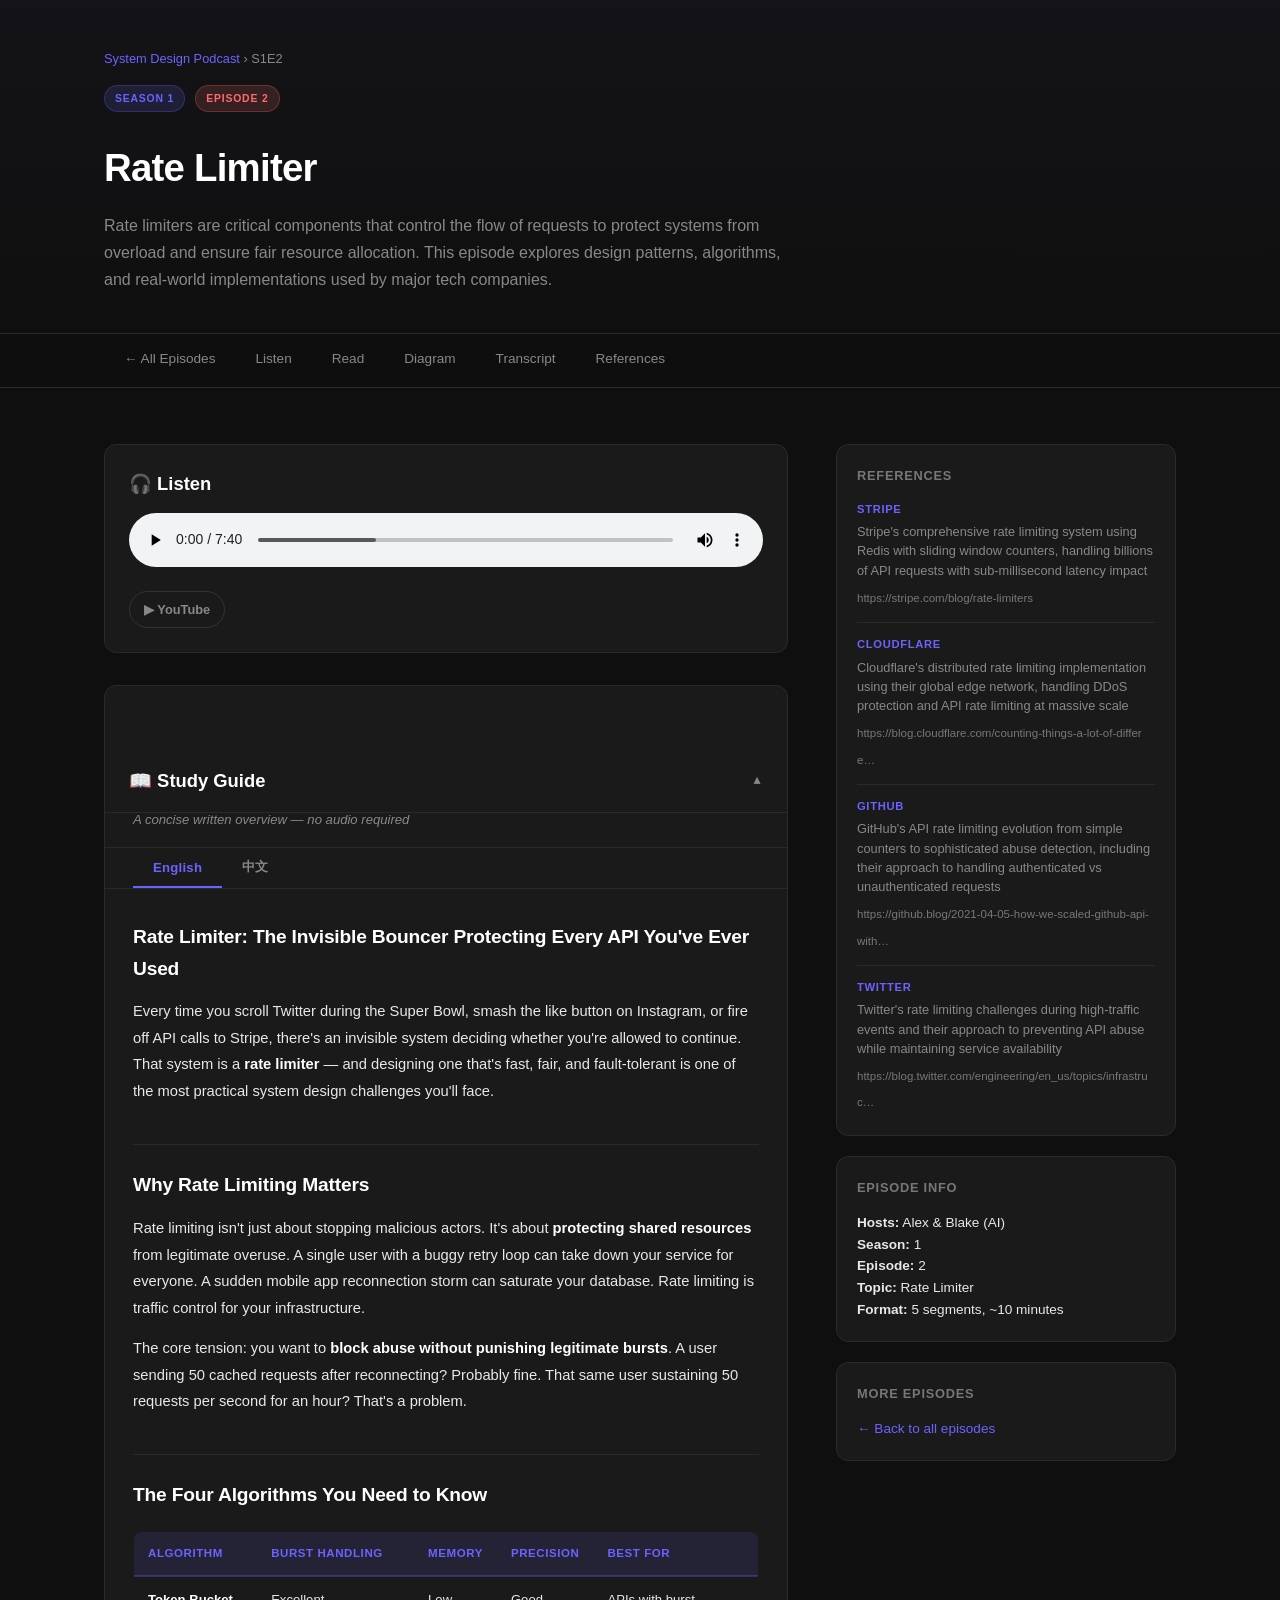
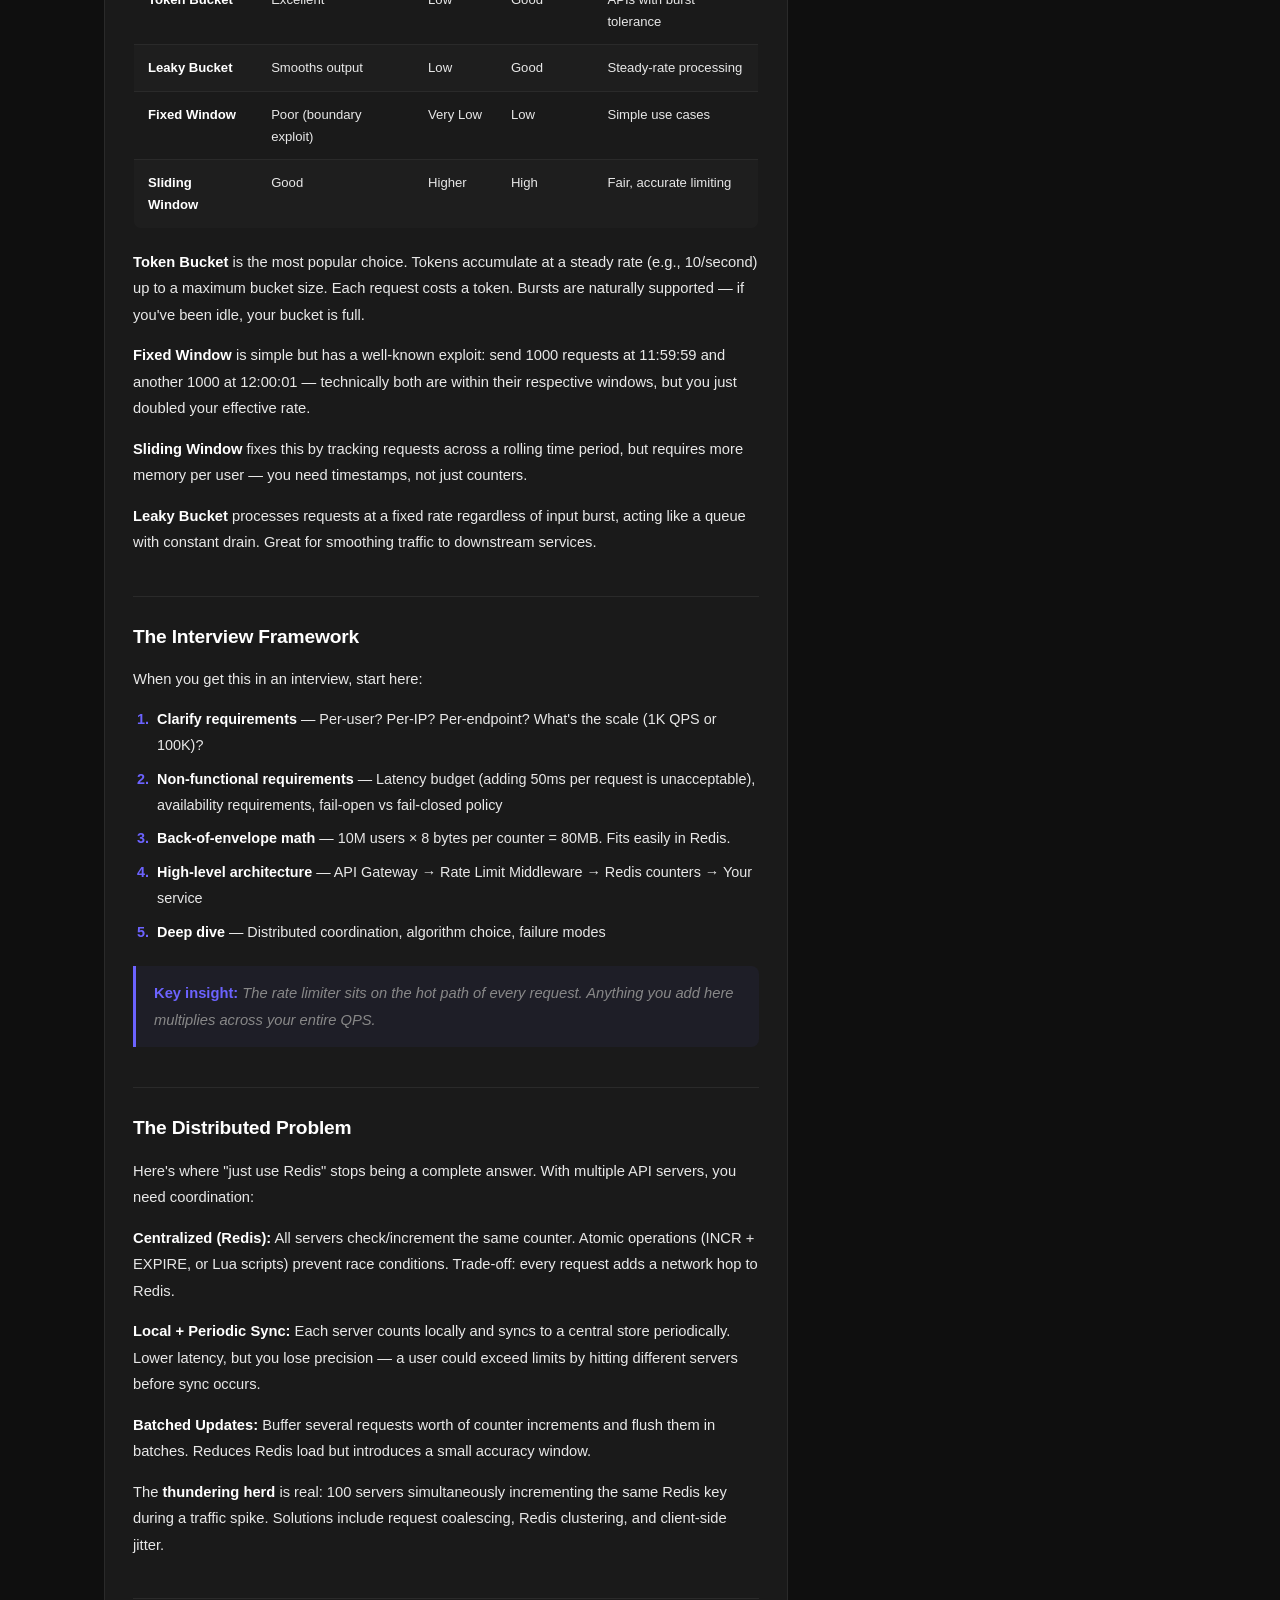
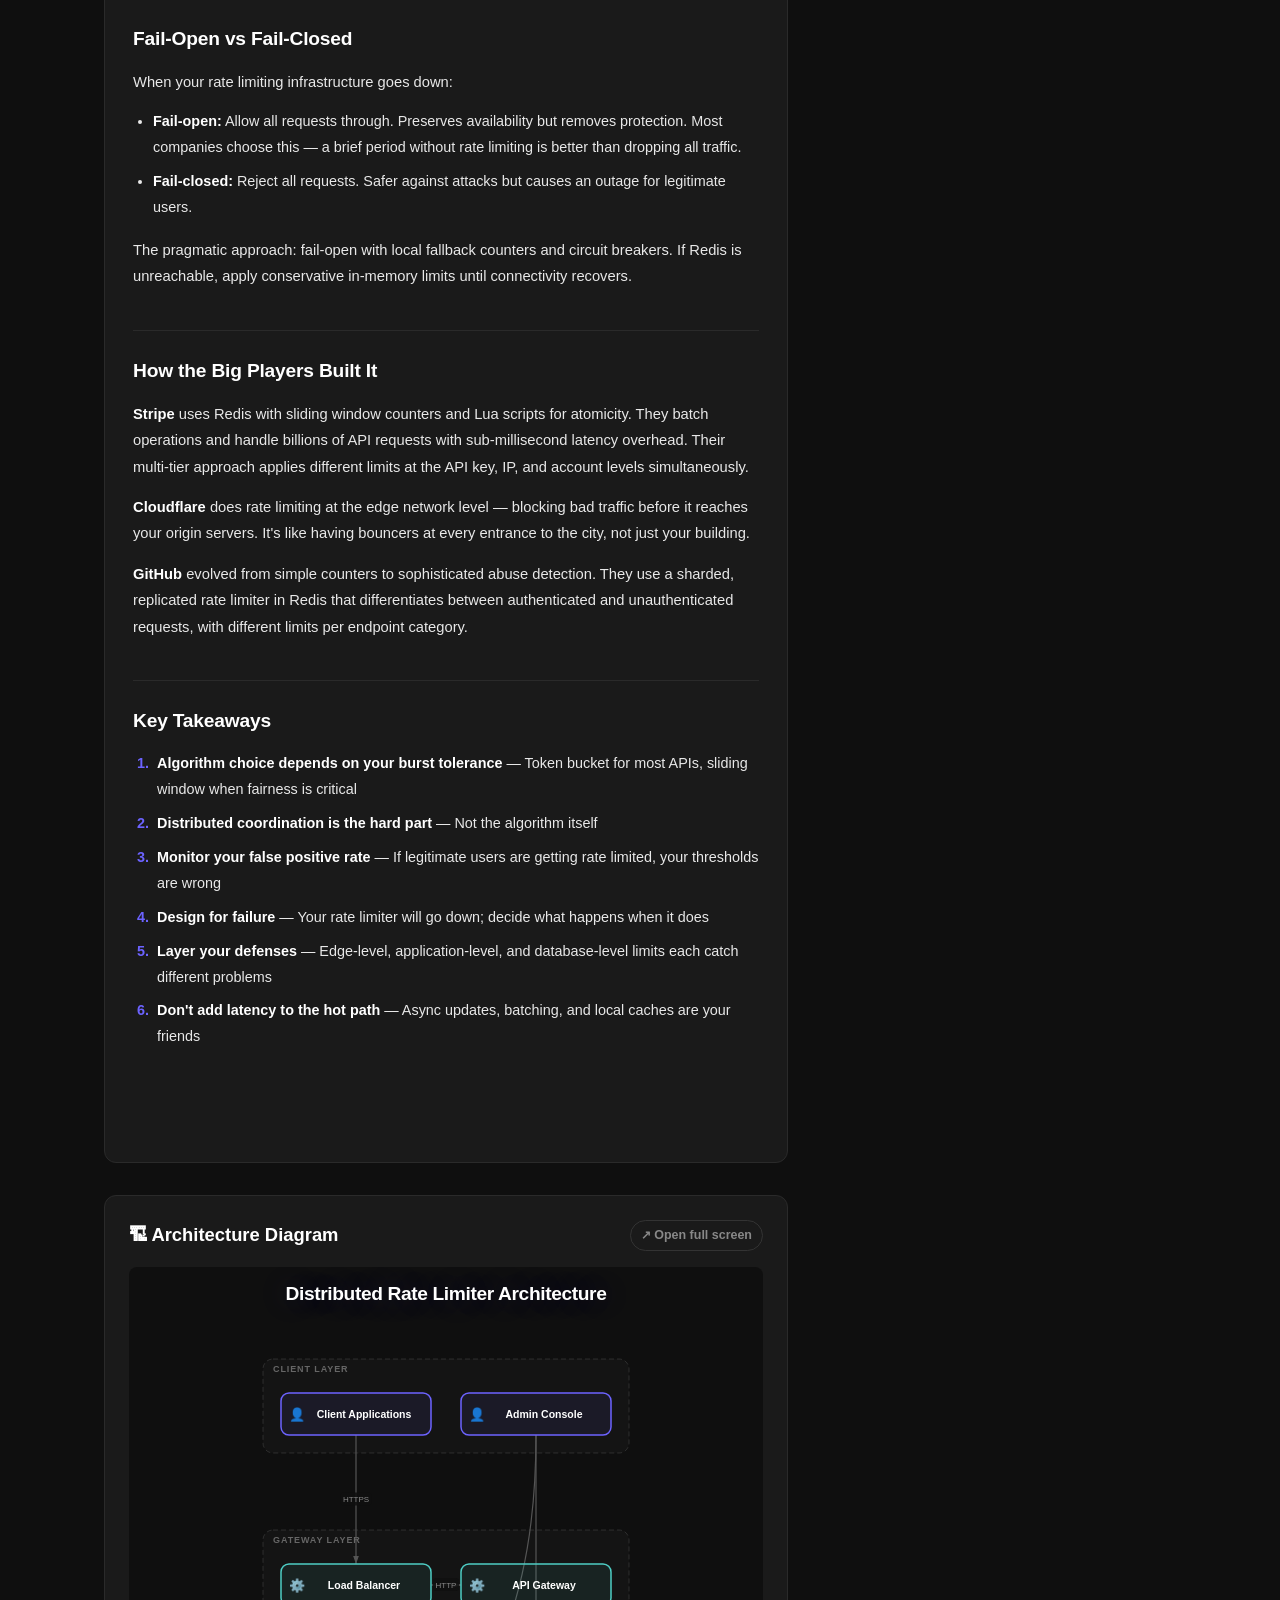
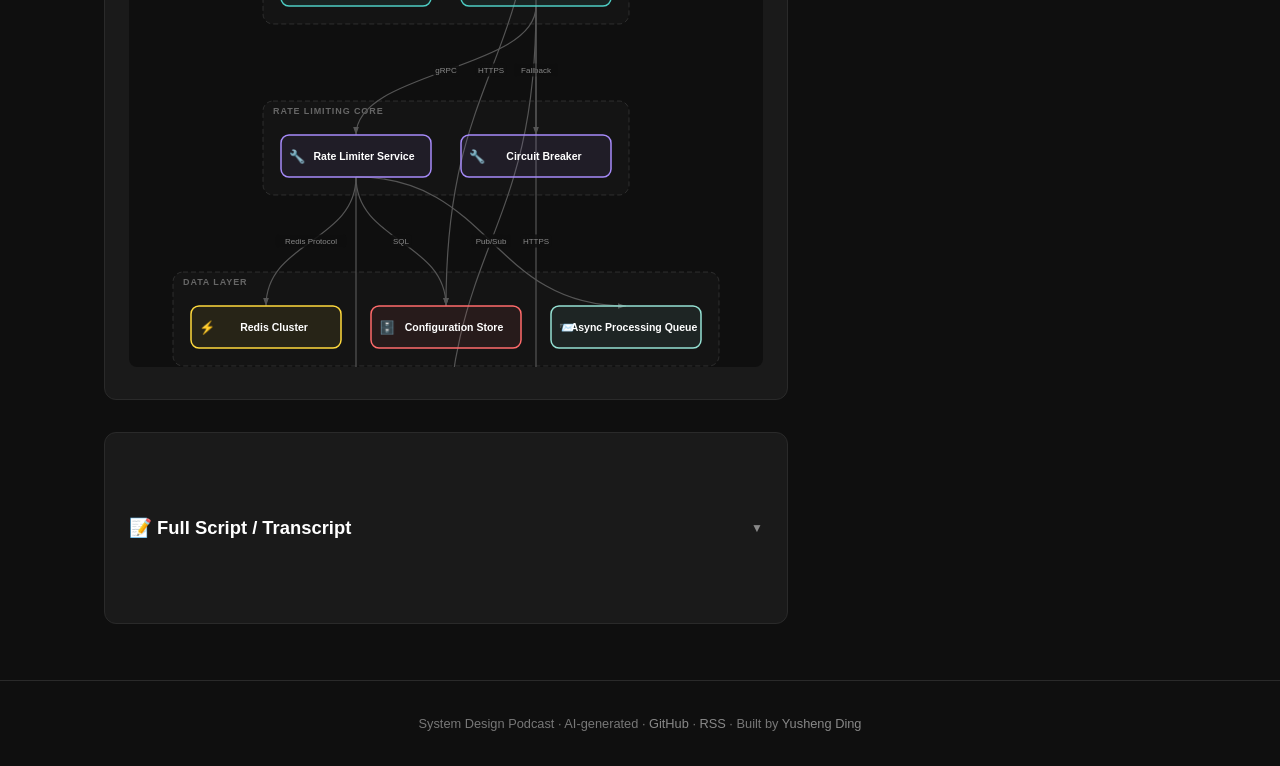
<file: docs/rate-limiter/index.html>
<!DOCTYPE html>
<html lang="en">
<head>
  <meta charset="UTF-8" />
  <meta name="viewport" content="width=device-width, initial-scale=1.0" />
  <title>Rate Limiter — System Design Podcast S1E2</title>
  <meta name="description" content="Rate limiters are critical components that control the flow of requests to protect systems from overload and ensure fair resource allocation. This episode explores design patterns, algorithms, and real-world implementations used by major tech companies." />
  <meta property="og:title" content="Rate Limiter — System Design Podcast" />
  <meta property="og:description" content="Rate limiters are critical components that control the flow of requests to protect systems from overload and ensure fair resource allocation. This episode explores design patterns, algorithms, and real-world implementations used by major tech companies." />
  <meta property="og:type" content="article" />
  <meta property="og:url" content="https://yushengauggie.github.io/byte-by-design/rate-limiter" />
  <link rel="stylesheet" href="../style.css" />
</head>
<body>

<!-- ── Episode Hero ── -->
<header class="episode-hero">
  <div class="container">
    <p class="breadcrumb">
      <a href="../index.html">System Design Podcast</a> › <span>S1E2</span>
    </p>
    <div class="episode-meta">
      <span class="badge badge-season">Season 1</span>
      <span class="badge badge-episode">Episode 2</span>
    </div>
    <h1>Rate Limiter</h1>
    <p class="summary">Rate limiters are critical components that control the flow of requests to protect systems from overload and ensure fair resource allocation. This episode explores design patterns, algorithms, and real-world implementations used by major tech companies.</p>
  </div>
</header>

<!-- ── Sticky Nav ── -->
<nav class="site-nav" aria-label="Episode sections">
  <div class="container">
    <a href="../index.html">← All Episodes</a>
    <a href="#player">Listen</a>
    <a href="#article">Read</a>
    <a href="#diagram">Diagram</a>
    <a href="#transcript">Transcript</a>
    <a href="#references">References</a>
  </div>
</nav>

<!-- ── Main Content ── -->
<div class="container">
  <div class="episode-layout">

    <!-- Main column -->
    <main class="episode-main">

      <!-- Audio Player -->
      <section id="player" class="episode-player">
        <h2>🎧 Listen</h2>
        <audio controls preload="metadata">
          <source src="episode.mp3" type="audio/mpeg" />
          Your browser does not support the audio element.
        </audio>
        <div class="listen-on">
          <a href="https://www.youtube.com/watch?v=ocyf5_H1UZQ" class="listen-btn" target="_blank" rel="noopener">▶ YouTube</a>
        </div>
      </section>

      <!-- Study Guide -->
      <section id="article" class="episode-article">
        <button
          class="article-toggle"
          aria-expanded="true"
          aria-controls="article-body"
          onclick="this.setAttribute('aria-expanded', this.getAttribute('aria-expanded') === 'true' ? 'false' : 'true'); document.getElementById('article-body').classList.toggle('open');"
        >
          <span>📖 Study Guide</span>
          <span class="chevron">▼</span>
        </button>
        <p class="article-subtitle">A concise written overview — no audio required</p>
        <div class="lang-tabs">
          <button class="lang-tab active" data-lang="en" onclick="switchLang(this, 'en')">English</button>
          <button class="lang-tab" data-lang="zh" onclick="switchLang(this, 'zh')">中文</button>
        </div>
        <div id="article-body" class="article-content open">
          <div class="lang-content active" data-lang="en">
<h2>Rate Limiter: The Invisible Bouncer Protecting Every API You&#x27;ve Ever Used</h2>
<p>Every time you scroll Twitter during the Super Bowl, smash the like button on Instagram, or fire off API calls to Stripe, there&#x27;s an invisible system deciding whether you&#x27;re allowed to continue. That system is a <strong>rate limiter</strong> — and designing one that&#x27;s fast, fair, and fault-tolerant is one of the most practical system design challenges you&#x27;ll face.</p>
<h2>Why Rate Limiting Matters</h2>
<p>Rate limiting isn&#x27;t just about stopping malicious actors. It&#x27;s about <strong>protecting shared resources</strong> from legitimate overuse. A single user with a buggy retry loop can take down your service for everyone. A sudden mobile app reconnection storm can saturate your database. Rate limiting is traffic control for your infrastructure.</p>
<p>The core tension: you want to <strong>block abuse without punishing legitimate bursts</strong>. A user sending 50 cached requests after reconnecting? Probably fine. That same user sustaining 50 requests per second for an hour? That&#x27;s a problem.</p>
<h2>The Four Algorithms You Need to Know</h2>
<table>
<thead><tr><th>Algorithm</th><th>Burst Handling</th><th>Memory</th><th>Precision</th><th>Best For</th></tr></thead>
<tbody>
<tr><td><strong>Token Bucket</strong></td><td>Excellent</td><td>Low</td><td>Good</td><td>APIs with burst tolerance</td></tr>
<tr><td><strong>Leaky Bucket</strong></td><td>Smooths output</td><td>Low</td><td>Good</td><td>Steady-rate processing</td></tr>
<tr><td><strong>Fixed Window</strong></td><td>Poor (boundary exploit)</td><td>Very Low</td><td>Low</td><td>Simple use cases</td></tr>
<tr><td><strong>Sliding Window</strong></td><td>Good</td><td>Higher</td><td>High</td><td>Fair, accurate limiting</td></tr>
</tbody></table>
<p><strong>Token Bucket</strong> is the most popular choice. Tokens accumulate at a steady rate (e.g., 10/second) up to a maximum bucket size. Each request costs a token. Bursts are naturally supported — if you&#x27;ve been idle, your bucket is full.</p>
<p><strong>Fixed Window</strong> is simple but has a well-known exploit: send 1000 requests at 11:59:59 and another 1000 at 12:00:01 — technically both are within their respective windows, but you just doubled your effective rate.</p>
<p><strong>Sliding Window</strong> fixes this by tracking requests across a rolling time period, but requires more memory per user — you need timestamps, not just counters.</p>
<p><strong>Leaky Bucket</strong> processes requests at a fixed rate regardless of input burst, acting like a queue with constant drain. Great for smoothing traffic to downstream services.</p>
<h2>The Interview Framework</h2>
<p>When you get this in an interview, start here:</p>
<ol>
<li><strong>Clarify requirements</strong> — Per-user? Per-IP? Per-endpoint? What&#x27;s the scale (1K QPS or 100K)?</li>
<li><strong>Non-functional requirements</strong> — Latency budget (adding 50ms per request is unacceptable), availability requirements, fail-open vs fail-closed policy</li>
<li><strong>Back-of-envelope math</strong> — 10M users × 8 bytes per counter = 80MB. Fits easily in Redis.</li>
<li><strong>High-level architecture</strong> — API Gateway → Rate Limit Middleware → Redis counters → Your service</li>
<li><strong>Deep dive</strong> — Distributed coordination, algorithm choice, failure modes</li>
</ol>
<blockquote>
<p><strong>Key insight:</strong> The rate limiter sits on the <em>hot path</em> of every request. Anything you add here multiplies across your entire QPS.</p>
</blockquote>
<h2>The Distributed Problem</h2>
<p>Here&#x27;s where &quot;just use Redis&quot; stops being a complete answer. With multiple API servers, you need coordination:</p>
<p><strong>Centralized (Redis):</strong> All servers check/increment the same counter. Atomic operations (INCR + EXPIRE, or Lua scripts) prevent race conditions. Trade-off: every request adds a network hop to Redis.</p>
<p><strong>Local + Periodic Sync:</strong> Each server counts locally and syncs to a central store periodically. Lower latency, but you lose precision — a user could exceed limits by hitting different servers before sync occurs.</p>
<p><strong>Batched Updates:</strong> Buffer several requests worth of counter increments and flush them in batches. Reduces Redis load but introduces a small accuracy window.</p>
<p>The <strong>thundering herd</strong> is real: 100 servers simultaneously incrementing the same Redis key during a traffic spike. Solutions include request coalescing, Redis clustering, and client-side jitter.</p>
<h2>Fail-Open vs Fail-Closed</h2>
<p>When your rate limiting infrastructure goes down:</p>
<ul>
<li><strong>Fail-open:</strong> Allow all requests through. Preserves availability but removes protection. Most companies choose this — a brief period without rate limiting is better than dropping all traffic.</li>
<li><strong>Fail-closed:</strong> Reject all requests. Safer against attacks but causes an outage for legitimate users.</li>
</ul>
<p>The pragmatic approach: fail-open with local fallback counters and circuit breakers. If Redis is unreachable, apply conservative in-memory limits until connectivity recovers.</p>
<h2>How the Big Players Built It</h2>
<p><strong>Stripe</strong> uses Redis with sliding window counters and Lua scripts for atomicity. They batch operations and handle billions of API requests with sub-millisecond latency overhead. Their multi-tier approach applies different limits at the API key, IP, and account levels simultaneously.</p>
<p><strong>Cloudflare</strong> does rate limiting at the edge network level — blocking bad traffic before it reaches your origin servers. It&#x27;s like having bouncers at every entrance to the city, not just your building.</p>
<p><strong>GitHub</strong> evolved from simple counters to sophisticated abuse detection. They use a sharded, replicated rate limiter in Redis that differentiates between authenticated and unauthenticated requests, with different limits per endpoint category.</p>
<h2>Key Takeaways</h2>
<ol>
<li><strong>Algorithm choice depends on your burst tolerance</strong> — Token bucket for most APIs, sliding window when fairness is critical</li>
<li><strong>Distributed coordination is the hard part</strong> — Not the algorithm itself</li>
<li><strong>Monitor your false positive rate</strong> — If legitimate users are getting rate limited, your thresholds are wrong</li>
<li><strong>Design for failure</strong> — Your rate limiter will go down; decide what happens when it does</li>
<li><strong>Layer your defenses</strong> — Edge-level, application-level, and database-level limits each catch different problems</li>
<li><strong>Don&#x27;t add latency to the hot path</strong> — Async updates, batching, and local caches are your friends</li>
</ol>
          </div>
          <div class="lang-content" data-lang="zh">
<h2>Rate Limiter：保护你用过的每个 API 的隐形保安</h2>
<p>每当你在超级碗期间刷 Twitter，在 Instagram 上疯狂点赞，或者向 Stripe 发起 API 调用时，都有一个隐形系统在决定是否允许你继续操作。这个系统就是 <strong>rate limiter</strong>——设计一个快速、公平且容错的 rate limiter 是你会遇到的最实用的系统设计挑战之一。</p>
<h2>为什么 Rate Limiting 很重要</h2>
<p>Rate limiting 不仅仅是为了阻止恶意行为者，它是为了<strong>保护共享资源</strong>免受合法的过度使用。一个有 bug 的重试循环就能让你的服务对所有人都不可用。移动应用的突然重连风暴可能会让你的数据库饱和。Rate limiting 就是你基础设施的交通管制。</p>
<p>核心矛盾在于：你想要<strong>阻止滥用而不惩罚合法的突发流量</strong>。用户重连后发送 50 个缓存请求？可能没问题。同一个用户持续一小时每秒发送 50 个请求？那就有问题了。</p>
<h2>你需要了解的四种算法</h2>
<table>
<thead><tr><th>算法</th><th>突发处理</th><th>内存占用</th><th>精度</th><th>最适合场景</th></tr></thead>
<tbody>
<tr><td><strong>Token Bucket</strong></td><td>优秀</td><td>低</td><td>好</td><td>能容忍突发的 API</td></tr>
<tr><td><strong>Leaky Bucket</strong></td><td>平滑输出</td><td>低</td><td>好</td><td>稳定速率处理</td></tr>
<tr><td><strong>Fixed Window</strong></td><td>差（边界利用）</td><td>很低</td><td>低</td><td>简单用例</td></tr>
<tr><td><strong>Sliding Window</strong></td><td>好</td><td>较高</td><td>高</td><td>公平、准确的限制</td></tr>
</tbody></table>
<p><strong>Token Bucket</strong> 是最受欢迎的选择。Token 以稳定速率累积（比如每秒 10 个）直到达到最大桶容量。每个请求消耗一个 token。天然支持突发——如果你一直空闲，你的桶就是满的。</p>
<p><strong>Fixed Window</strong> 简单但有个众所周知的漏洞：在 11:59:59 发送 1000 个请求，在 12:00:01 再发送 1000 个——技术上都在各自的窗口内，但你实际上把有效速率翻了一倍。</p>
<p><strong>Sliding Window</strong> 通过跟踪滚动时间段内的请求来修复这个问题，但每个用户需要更多内存——你需要时间戳，而不仅仅是计数器。</p>
<p><strong>Leaky Bucket</strong> 无论输入突发如何，都以固定速率处理请求，就像一个恒定排水的队列。非常适合平滑到下游服务的流量。</p>
<h2>面试框架</h2>
<p>当你在面试中遇到这个问题时，从这里开始：</p>
<ol>
<li><strong>明确需求</strong> — 按用户？按 IP？按端点？规模是多少（1K QPS 还是 100K）？</li>
<li><strong>非功能性需求</strong> — 延迟预算（每个请求增加 50ms 是不可接受的）、可用性要求、fail-open vs fail-closed 策略</li>
<li><strong>粗略计算</strong> — 1000 万用户 × 每个计数器 8 字节 = 80MB。轻松放入 Redis。</li>
<li><strong>高层架构</strong> — API Gateway → Rate Limit Middleware → Redis 计数器 → 你的服务</li>
<li><strong>深入探讨</strong> — 分布式协调、算法选择、故障模式</li>
</ol>
<blockquote>
<p><strong>关键洞察：</strong> Rate limiter 位于每个请求的<em>热路径</em>上。你在这里添加的任何东西都会在整个 QPS 上成倍放大。</p>
</blockquote>
<h2>分布式问题</h2>
<p>这里&quot;直接用 Redis&quot;不再是完整答案。有了多个 API 服务器，你需要协调：</p>
<p><strong>中心化（Redis）：</strong> 所有服务器检查/递增同一个计数器。原子操作（INCR + EXPIRE，或 Lua 脚本）防止竞态条件。权衡：每个请求都要增加到 Redis 的网络跳数。</p>
<p><strong>本地 + 定期同步：</strong> 每个服务器本地计数并定期同步到中央存储。延迟更低，但失去精度——用户可能在同步发生前通过访问不同服务器超出限制。</p>
<p><strong>批量更新：</strong> 缓冲几个请求的计数器递增并批量刷新。减少 Redis 负载但引入小的准确性窗口。</p>
<p><strong>Thundering herd</strong> 是真实存在的：100 个服务器在流量高峰期同时递增同一个 Redis key。解决方案包括请求合并、Redis 集群和客户端抖动。</p>
<h2>Fail-Open vs Fail-Closed</h2>
<p>当你的 rate limiting 基础设施宕机时：</p>
<ul>
<li><strong>Fail-open：</strong> 允许所有请求通过。保持可用性但移除保护。大多数公司选择这个——短暂没有 rate limiting 比丢弃所有流量要好。</li>
<li><strong>Fail-closed：</strong> 拒绝所有请求。对攻击更安全但对合法用户造成中断。</li>
</ul>
<p>实用方法：fail-open 配合本地回退计数器和熔断器。如果 Redis 不可达，应用保守的内存限制直到连接恢复。</p>
<h2>大公司是怎么构建的</h2>
<p><strong>Stripe</strong> 使用 Redis 配合 sliding window 计数器和 Lua 脚本保证原子性。他们批量操作并处理数十亿 API 请求，延迟开销在亚毫秒级。他们的多层方法同时在 API key、IP 和账户级别应用不同限制。</p>
<p><strong>Cloudflare</strong> 在边缘网络级别做 rate limiting——在坏流量到达你的源服务器之前就阻止它。就像在城市的每个入口都有保安，而不仅仅是你的建筑。</p>
<p><strong>GitHub</strong> 从简单计数器演进到复杂的滥用检测。他们使用分片、复制的 Redis rate limiter，区分认证和未认证请求，每个端点类别有不同限制。</p>
<h2>关键要点</h2>
<ol>
<li><strong>算法选择取决于你的突发容忍度</strong> — 大多数 API 用 Token bucket，公平性关键时用 sliding window</li>
<li><strong>分布式协调是难点</strong> — 不是算法本身</li>
<li><strong>监控你的误报率</strong> — 如果合法用户被 rate limit，你的阈值就错了</li>
<li><strong>为故障而设计</strong> — 你的 rate limiter 会宕机；决定它宕机时会发生什么</li>
<li><strong>分层防御</strong> — 边缘级、应用级和数据库级限制各自捕获不同问题</li>
<li><strong>不要给热路径增加延迟</strong> — 异步更新、批处理和本地缓存是你的朋友</li>
</ol>
          </div>
        </div>
      </section>

      <!-- Architecture Diagram -->
      <section id="diagram" class="episode-diagram">
<div class="diagram-header"><h2>🏗 Architecture Diagram</h2><a href="diagram.html" target="_blank" rel="noopener" class="diagram-fullscreen-link">↗ Open full screen</a></div><iframe src="diagram.html" style="width:100%; height:700px; border:none; border-radius:8px;" loading="lazy" title="Interactive Architecture Diagram"></iframe>
      </section>

      <!-- Transcript -->
      <section id="transcript" class="episode-transcript">
        <button
          class="transcript-toggle"
          aria-expanded="false"
          aria-controls="transcript-body"
          onclick="this.setAttribute('aria-expanded', this.getAttribute('aria-expanded') === 'true' ? 'false' : 'true'); document.getElementById('transcript-body').classList.toggle('open');"
        >
          <span>📝 Full Script / Transcript</span>
          <span class="chevron">▼</span>
        </button>
        <div id="transcript-body" class="transcript-content">
<h3 style="font-size:0.85rem; font-weight:700; text-transform:uppercase; letter-spacing:0.06em; color:var(--warm-brown); margin:20px 0 10px;">Metadata</h3>
<hr style="border:none; border-top:1px solid var(--light-tan); margin:16px 0;" />
<h3 style="font-size:0.85rem; font-weight:700; text-transform:uppercase; letter-spacing:0.06em; color:var(--warm-brown); margin:20px 0 10px;">Segment 1: The Problem (~2 min)</h3>
<p class="host-line host-a"><span class="host-label">Alex</span> Welcome back to Byte by Design! I&#x27;m here with my co-host who definitely tried to DOS our coffee machine this morning...</p>
<p class="host-line host-b"><span class="host-label">Blake</span> Hey! I just wanted my caffeine fix. But speaking of DOS attacks, today we&#x27;re talking rate limiters — basically the bouncer at the club of your API.</p>
<p class="host-line host-a"><span class="host-label">Alex</span> *laughs* That&#x27;s... actually not a terrible analogy. You know what&#x27;s wild? Every time you hit &quot;like&quot; on Instagram or send a tweet, there&#x27;s this invisible system deciding whether you&#x27;re being too spammy.</p>
<p class="host-line host-b"><span class="host-label">Blake</span> Right? I never thought about it until I tried to bulk-upload photos once and got that dreaded &quot;Rate limit exceeded&quot; message. Suddenly I&#x27;m like, wait, how does Instagram even know I&#x27;m going too fast?</p>
<p class="host-line host-a"><span class="host-label">Alex</span> Exactly! And here&#x27;s the thing — it&#x27;s not just about stopping spam. When you&#x27;re handling millions of requests per second like Twitter during the Super Bowl, you need rate limiting to prevent your entire system from melting down. One user with a buggy script shouldn&#x27;t be able to take down your API for everyone else.</p>
<p class="host-line host-b"><span class="host-label">Blake</span> Oh that&#x27;s nasty. So it&#x27;s like... traffic control for your servers?</p>
<p class="host-line host-a"><span class="host-label">Alex</span> Perfect analogy. But here&#x27;s where it gets tricky — you need to be fair but also handle legitimate bursts. Like, if someone&#x27;s mobile app reconnects and sends 50 cached requests at once, that&#x27;s probably okay. But 50 requests per second for an hour? That&#x27;s suspicious.</p>
<hr style="border:none; border-top:1px solid var(--light-tan); margin:16px 0;" />
<h3 style="font-size:0.85rem; font-weight:700; text-transform:uppercase; letter-spacing:0.06em; color:var(--warm-brown); margin:20px 0 10px;">Segment 2: Interview Framework (~3 min)</h3>
<p class="host-line host-a"><span class="host-label">Alex</span> So if you got this in an interview, where do you start?</p>
<p class="host-line host-b"><span class="host-label">Blake</span> Okay, requirements gathering time. Functional requirements — we need to limit requests per user, return proper error codes when limits are hit, and... handle different rate limits for different endpoints?</p>
<p class="host-line host-a"><span class="host-label">Alex</span> Good start! Don&#x27;t forget about non-functional stuff. What&#x27;s our scale? Are we talking 1000 requests per second or 100,000? Latency matters too — adding 50ms to every request for rate limiting is not gonna fly.</p>
<p class="host-line host-b"><span class="host-label">Blake</span> Right, and what about availability? If our rate limiter goes down, do we fail open or fail closed?</p>
<p class="host-line host-a"><span class="host-label">Alex</span> Ooh, good catch. Let&#x27;s say we&#x27;re building for a social media API — 10 million users, 1000 requests per user per hour, peaks at 100K QPS during events. Back-of-envelope math... that&#x27;s roughly 28 requests per second average, but we need to handle those bursts.</p>
<p class="host-line host-b"><span class="host-label">Blake</span> For storage, if we&#x27;re tracking per-user counters... 10 million users times maybe 8 bytes per counter, that&#x27;s only 80MB. Pretty manageable in Redis.</p>
<p class="host-line host-a"><span class="host-label">Alex</span> Nice! High-level architecture — API gateway with rate limiting middleware, Redis for counter storage, and probably some async processing for non-critical updates. The key is keeping the hot path fast.</p>
<p class="host-line host-b"><span class="host-label">Blake</span> Wait, but what about distributed systems? If I have multiple API servers, they all need to coordinate on these limits, right?</p>
<p class="host-line host-a"><span class="host-label">Alex</span> *laughs* And there&#x27;s the million-dollar question! That&#x27;s where things get spicy.</p>
<hr style="border:none; border-top:1px solid var(--light-tan); margin:16px 0;" />
<h3 style="font-size:0.85rem; font-weight:700; text-transform:uppercase; letter-spacing:0.06em; color:var(--warm-brown); margin:20px 0 10px;">Segment 3: Deep Dive (~3 min)</h3>
<p class="host-line host-a"><span class="host-label">Alex</span> Okay, now let&#x27;s get into the hard parts. First big decision — which algorithm? Token bucket, sliding window, fixed window, or leaky bucket?</p>
<p class="host-line host-b"><span class="host-label">Blake</span> I always get these confused. Token bucket is like... you get tokens at a steady rate and spend them on requests?</p>
<p class="host-line host-a"><span class="host-label">Alex</span> Exactly! It&#x27;s great for handling bursts — you can save up tokens and then spend them all at once. But sliding window is more memory-intensive but fairer. Fixed window is simple but has that boundary problem where you can get 2x your limit by hitting the boundary just right.</p>
<p class="host-line host-b"><span class="host-label">Blake</span> Oh that&#x27;s sneaky! So someone could send 1000 requests at 11:59:59 and another 1000 at 12:00:01?</p>
<p class="host-line host-a"><span class="host-label">Alex</span> Bingo! Now, distributed coordination — this is where it gets nasty. You could use Redis with atomic operations, but now you&#x27;re adding network latency to every request. Or you could do local counting with periodic sync, but then you lose accuracy.</p>
<p class="host-line host-b"><span class="host-label">Blake</span> Hmm, what about the thundering herd problem? If 100 servers all try to update the same Redis counter at once...</p>
<p class="host-line host-a"><span class="host-label">Alex</span> *groans* Don&#x27;t even get me started. You need batching, you need proper Redis clustering, maybe even eventual consistency. Stripe actually does some clever stuff here with multiple Redis instances and reconciliation.</p>
<p class="host-line host-b"><span class="host-label">Blake</span> And what happens when Redis goes down? Do we just... let everyone through?</p>
<p class="host-line host-a"><span class="host-label">Alex</span> That&#x27;s the classic fail-open vs fail-closed dilemma. Most companies fail open because availability trumps perfect rate limiting. But then you need local fallbacks, circuit breakers, the whole nine yards.</p>
<hr style="border:none; border-top:1px solid var(--light-tan); margin:16px 0;" />
<h3 style="font-size:0.85rem; font-weight:700; text-transform:uppercase; letter-spacing:0.06em; color:var(--warm-brown); margin:20px 0 10px;">Segment 4: How They Actually Built It (~2 min)</h3>
<p class="host-line host-a"><span class="host-label">Alex</span> So how does Stripe actually handle this in production? They&#x27;re processing billions of API requests with sub-millisecond latency impact.</p>
<p class="host-line host-b"><span class="host-label">Blake</span> I read their blog post — they use Redis with sliding window counters, but the clever part is how they batch operations and use Lua scripts for atomicity.</p>
<p class="host-line host-a"><span class="host-label">Alex</span> Right! And Cloudflare takes it even further — they do rate limiting at their edge network level. So they&#x27;re blocking bad traffic before it even hits your servers. That&#x27;s like having bouncers at every entrance to the city, not just your building.</p>
<p class="host-line host-b"><span class="host-label">Blake</span> That&#x27;s actually brilliant. GitHub has a fun story too — they started with simple counters but had to evolve to handle sophisticated abuse patterns. Turns out people get really creative when trying to scrape GitHub repos.</p>
<p class="host-line host-a"><span class="host-label">Alex</span> *laughs* Oh I bet. Twitter&#x27;s approach during high-traffic events is fascinating too. They basically have multiple tiers — aggressive limiting for suspicious patterns, but they relax limits for verified accounts during major news events.</p>
<p class="host-line host-b"><span class="host-label">Blake</span> Makes sense. You don&#x27;t want to rate limit the President&#x27;s Twitter account during a crisis because your algorithm thinks they&#x27;re tweeting too much.</p>
<p class="host-line host-a"><span class="host-label">Alex</span> Exactly! The real world is messier than the textbook version. You need business logic, special cases, and a lot of monitoring to see how your limits affect real user behavior.</p>
<hr style="border:none; border-top:1px solid var(--light-tan); margin:16px 0;" />
<h3 style="font-size:0.85rem; font-weight:700; text-transform:uppercase; letter-spacing:0.06em; color:var(--warm-brown); margin:20px 0 10px;">Segment 5: Interview Tips (~1 min)</h3>
<p class="host-line host-a"><span class="host-label">Alex</span> Alright, rapid-fire interview tips for this one...</p>
<p class="host-line host-b"><span class="host-label">Blake</span> First — always ask about the specific use case. Rate limiting for a payment API is very different from rate limiting for social media posts.</p>
<p class="host-line host-a"><span class="host-label">Alex</span> Yes! And don&#x27;t just jump to Redis. Ask about latency requirements first. Sometimes in-memory with periodic sync is fine, sometimes you need a full distributed consensus system.</p>
<p class="host-line host-b"><span class="host-label">Blake</span> Common mistake — forgetting about monitoring. If you can&#x27;t see your rate limit hit rates and false positives, you&#x27;re flying blind.</p>
<p class="host-line host-a"><span class="host-label">Alex</span> And please, for the love of all that&#x27;s holy, don&#x27;t implement synchronous Redis calls on every request without thinking about batching or async updates.</p>
<p class="host-line host-b"><span class="host-label">Blake</span> *laughs* &quot;Just throw Redis at it&quot; — the battle cry of engineers everywhere.</p>
<p class="host-line host-a"><span class="host-label">Alex</span> Key takeaway — rate limiting is easy in theory, brutal in practice. It&#x27;s all about the trade-offs between accuracy, latency, and complexity.</p>
<p class="host-line host-b"><span class="host-label">Blake</span> And remember, the best rate limiter is one that users never notice... until they really need it.</p>
<p class="host-line host-a"><span class="host-label">Alex</span> Alright, that wraps up Episode 2 of Byte by Design! If you found this useful, share it with a fellow engineer who&#x27;s prepping for system design interviews.</p>
<p class="host-line host-b"><span class="host-label">Blake</span> And next time, we&#x27;re diving into chat systems — WebSockets, message queues, and all the fun challenges of building real-time messaging at scale. See you then!</p>
<p class="host-line host-a"><span class="host-label">Alex</span> See you next week!</p>
<hr style="border:none; border-top:1px solid var(--light-tan); margin:16px 0;" />
<h3 style="font-size:0.85rem; font-weight:700; text-transform:uppercase; letter-spacing:0.06em; color:var(--warm-brown); margin:20px 0 10px;">References</h3>
<h3 style="font-size:0.85rem; font-weight:700; text-transform:uppercase; letter-spacing:0.06em; color:var(--warm-brown); margin:20px 0 10px;">Architecture Diagram</h3>
        </div>
      </section>

    </main>

    <!-- Sidebar -->
    <aside class="episode-sidebar">

      <div class="sidebar-card">
        <h3>References</h3>
        <ul class="references-list" id="references">
<li><span class="ref-company">Stripe</span><span class="ref-detail">Stripe&#x27;s comprehensive rate limiting system using Redis with sliding window counters, handling billions of API requests with sub-millisecond latency impact</span><a href="https://stripe.com/blog/rate-limiters" target="_blank" rel="noopener">https://stripe.com/blog/rate-limiters</a></li>
<li><span class="ref-company">Cloudflare</span><span class="ref-detail">Cloudflare&#x27;s distributed rate limiting implementation using their global edge network, handling DDoS protection and API rate limiting at massive scale</span><a href="https://blog.cloudflare.com/counting-things-a-lot-of-different-things/" target="_blank" rel="noopener">https://blog.cloudflare.com/counting-things-a-lot-of-differe…</a></li>
<li><span class="ref-company">GitHub</span><span class="ref-detail">GitHub&#x27;s API rate limiting evolution from simple counters to sophisticated abuse detection, including their approach to handling authenticated vs unauthenticated requests</span><a href="https://github.blog/2021-04-05-how-we-scaled-github-api-with-a-sharded-replicated-rate-limiter-in-redis/" target="_blank" rel="noopener">https://github.blog/2021-04-05-how-we-scaled-github-api-with…</a></li>
<li><span class="ref-company">Twitter</span><span class="ref-detail">Twitter&#x27;s rate limiting challenges during high-traffic events and their approach to preventing API abuse while maintaining service availability</span><a href="https://blog.twitter.com/engineering/en_us/topics/infrastructure/2017/the-infrastructure-behind-twitter-scale" target="_blank" rel="noopener">https://blog.twitter.com/engineering/en_us/topics/infrastruc…</a></li>
        </ul>
      </div>

      <div class="sidebar-card">
        <h3>Episode Info</h3>
        <p style="font-size:0.85rem; color:var(--text-light); line-height:1.6;">
          <strong>Hosts:</strong> Alex &amp; Blake (AI)<br />
          <strong>Season:</strong> 1<br />
          <strong>Episode:</strong> 2<br />
          <strong>Topic:</strong> Rate Limiter<br />
          <strong>Format:</strong> 5 segments, ~10 minutes
        </p>
      </div>

      <div class="sidebar-card">
        <h3>More Episodes</h3>
        <p style="font-size:0.85rem; color:var(--text-light);">
          <a href="../index.html">← Back to all episodes</a>
        </p>
      </div>

    </aside>
  </div>
</div>

<!-- ── Footer ── -->
<footer class="site-footer">
  <div class="container">
    <p>
      System Design Podcast · AI-generated ·
      <a href="https://github.com/YushengAuggie/byte-by-design" target="_blank" rel="noopener">GitHub</a> ·
      <a href="../feed.xml">RSS</a> ·
      Built by <a href="https://yushengauggie.github.io" target="_blank" rel="noopener">Yusheng Ding</a>
    </p>
  </div>
</footer>

<script>
// Scroll-spy: highlight active nav link
(function() {
  const nav = document.querySelector('.site-nav');
  if (!nav) return;
  const links = nav.querySelectorAll('a[href^="#"]');
  const sections = [];
  links.forEach(link => {
    const id = link.getAttribute('href').slice(1);
    const el = document.getElementById(id);
    if (el) sections.push({ el, link });
  });
  function onScroll() {
    const y = window.scrollY + 80;
    let current = null;
    sections.forEach(s => {
      if (s.el.offsetTop <= y) current = s;
    });
    links.forEach(l => l.classList.remove('active'));
    if (current) current.link.classList.add('active');
  }
  window.addEventListener('scroll', onScroll, { passive: true });
  onScroll();
})();

// Language toggle for study guide
function switchLang(btn, lang) {
  const section = btn.closest('.episode-article');
  section.querySelectorAll('.lang-tab').forEach(t => t.classList.remove('active'));
  btn.classList.add('active');
  section.querySelectorAll('.lang-content').forEach(c => c.classList.remove('active'));
  section.querySelector('.lang-content[data-lang="' + lang + '"]').classList.add('active');
}
</script>
</body>
</html>
</file>
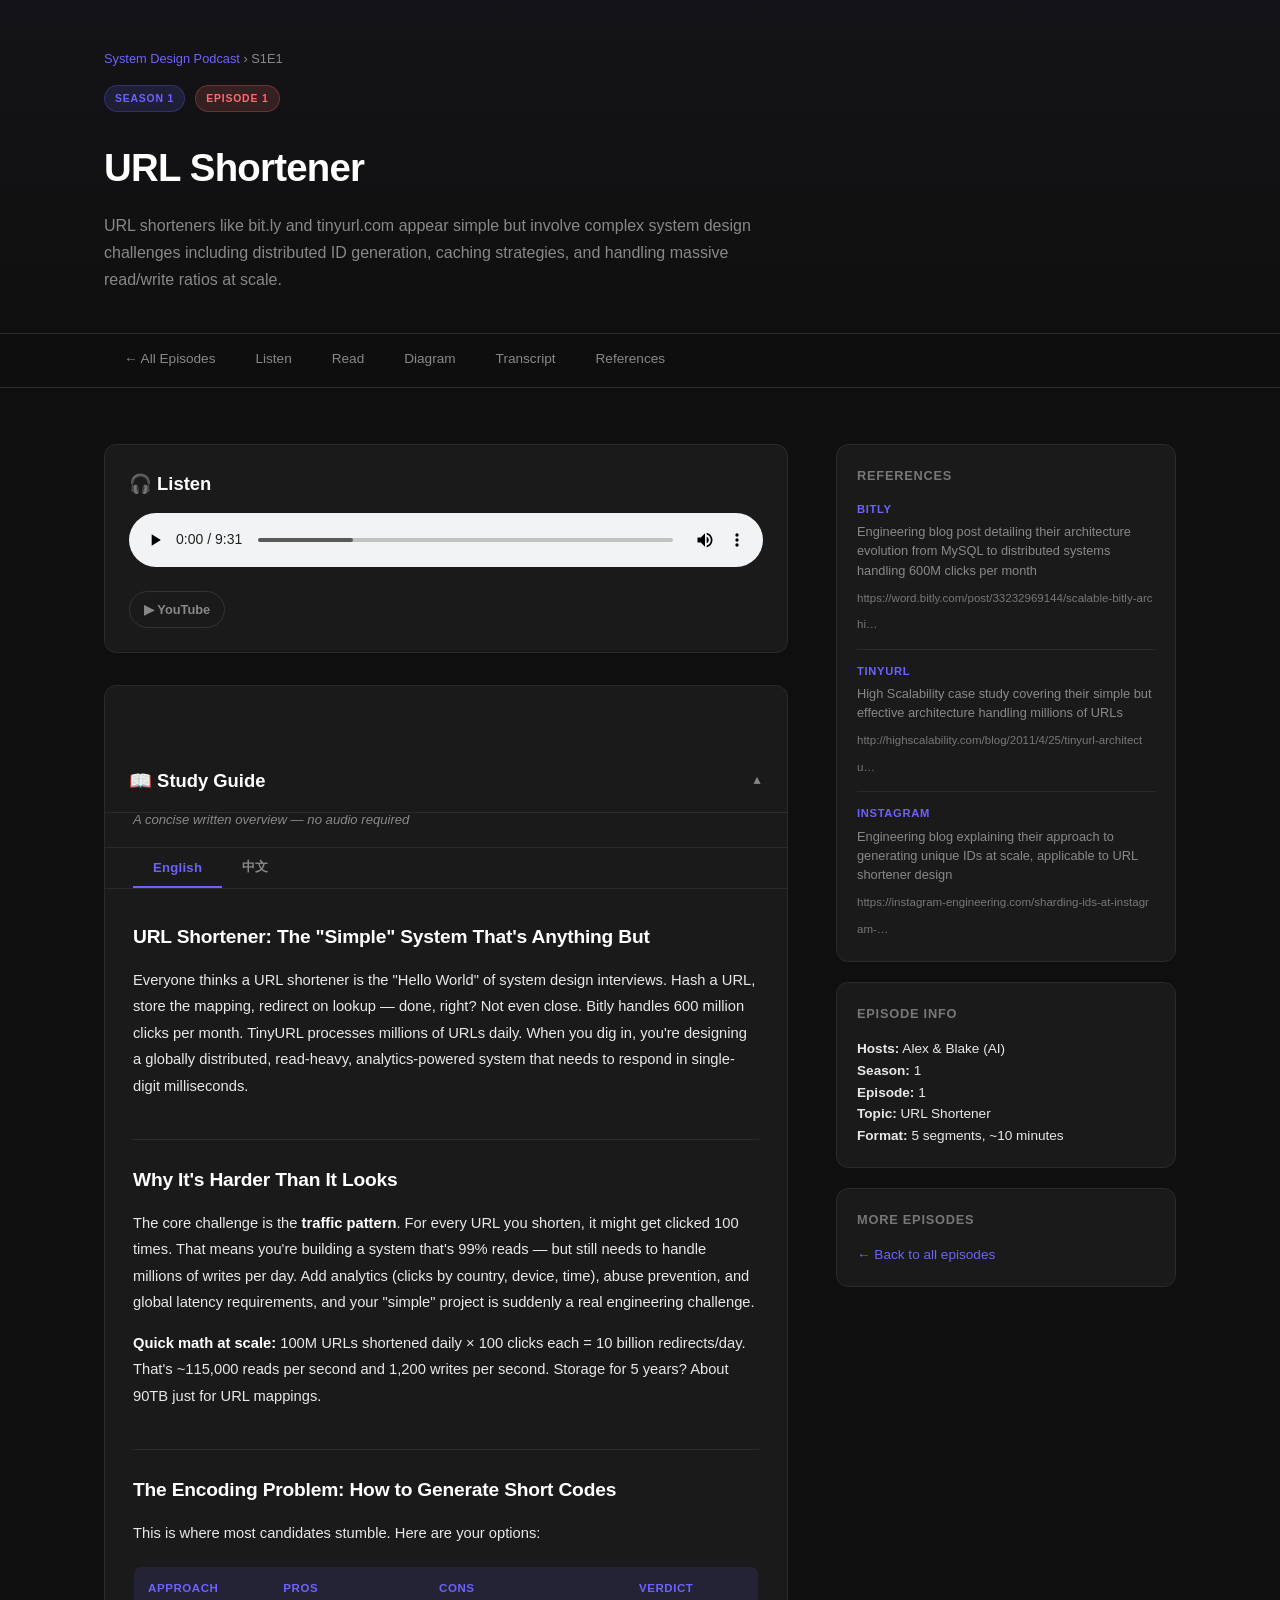
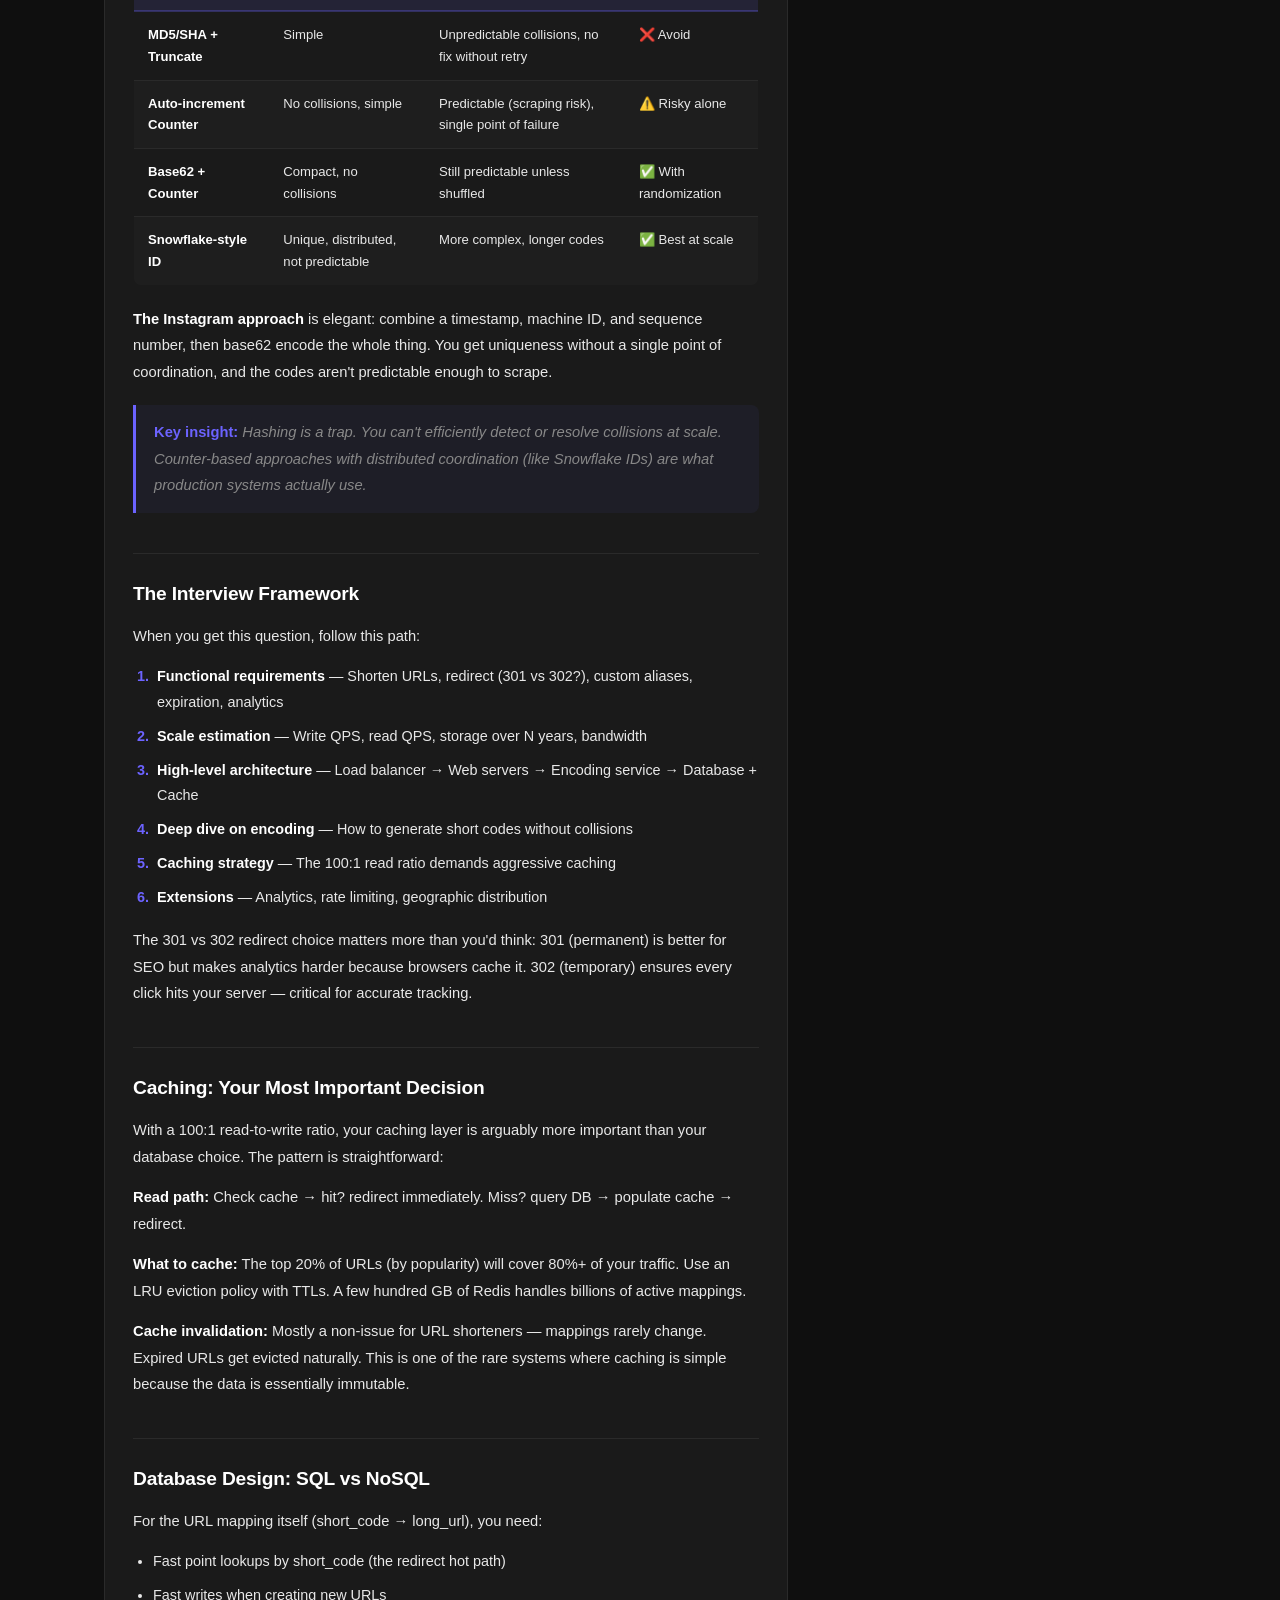
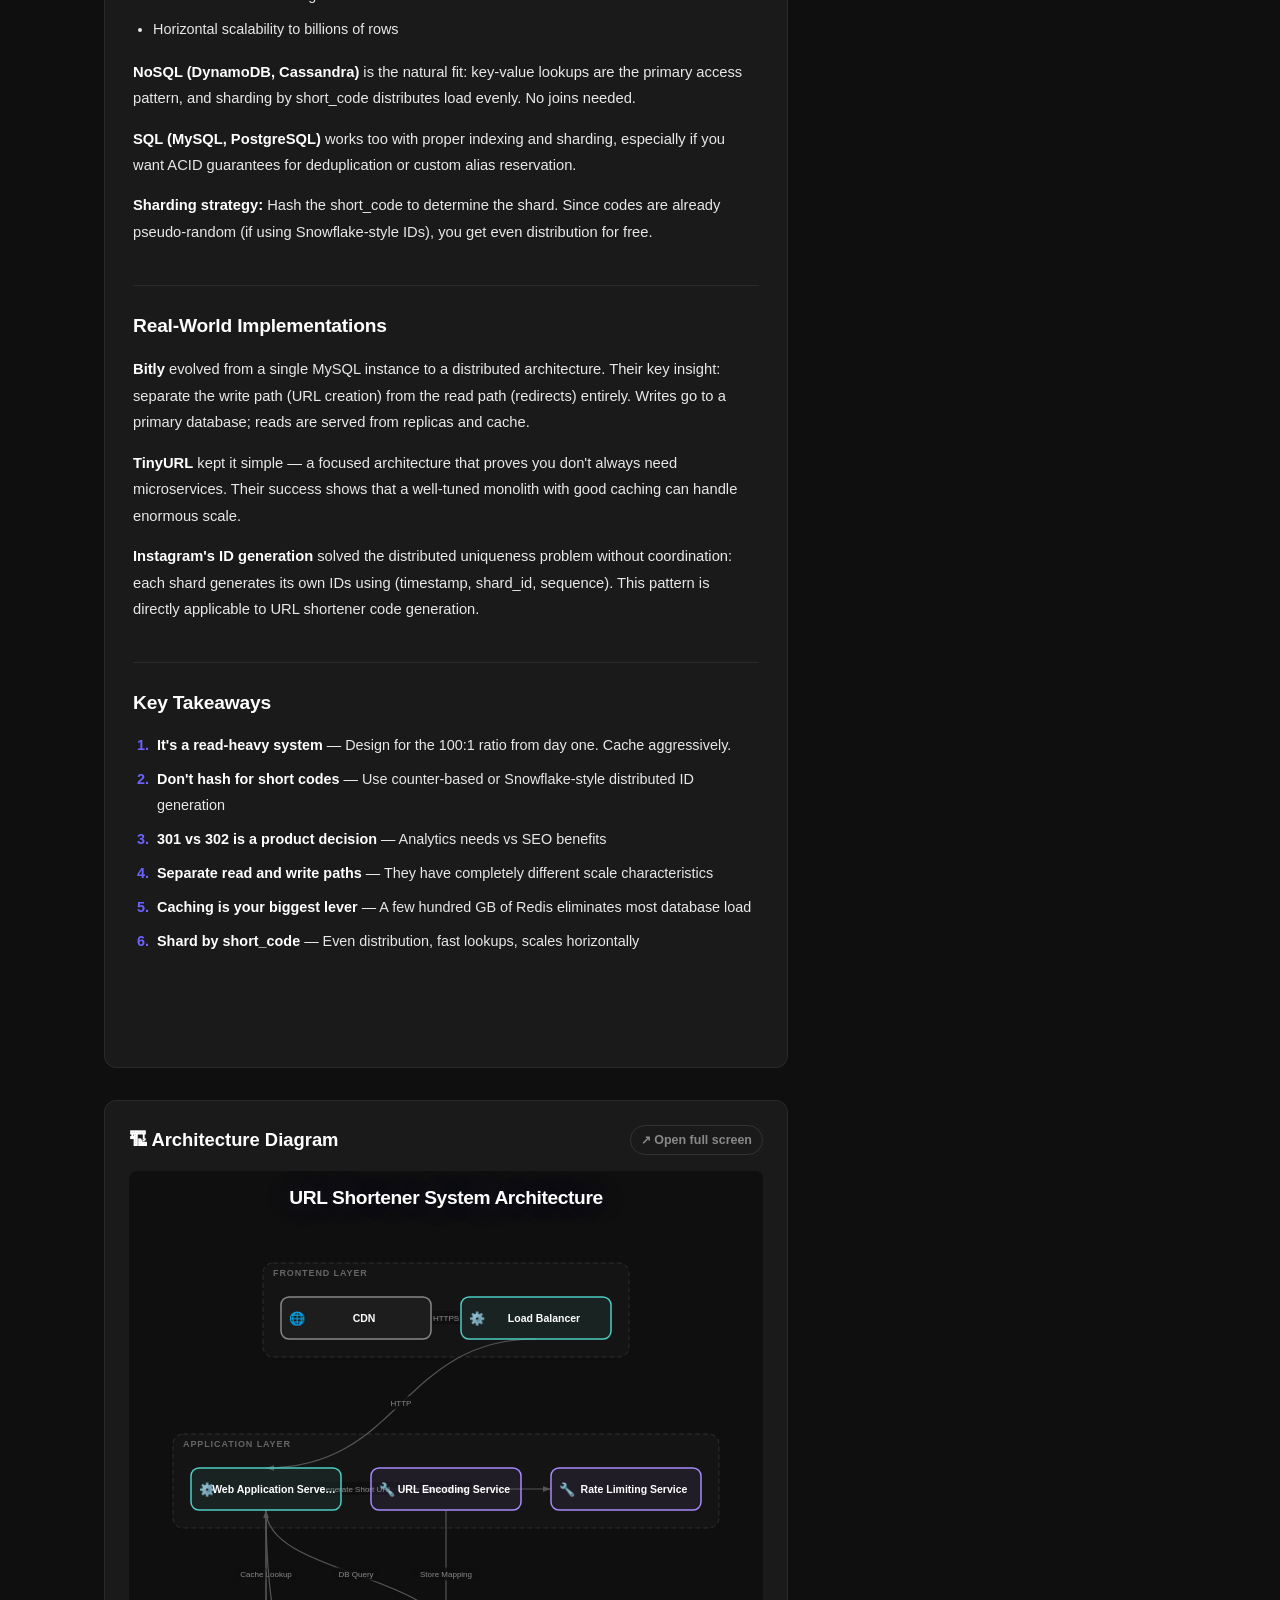
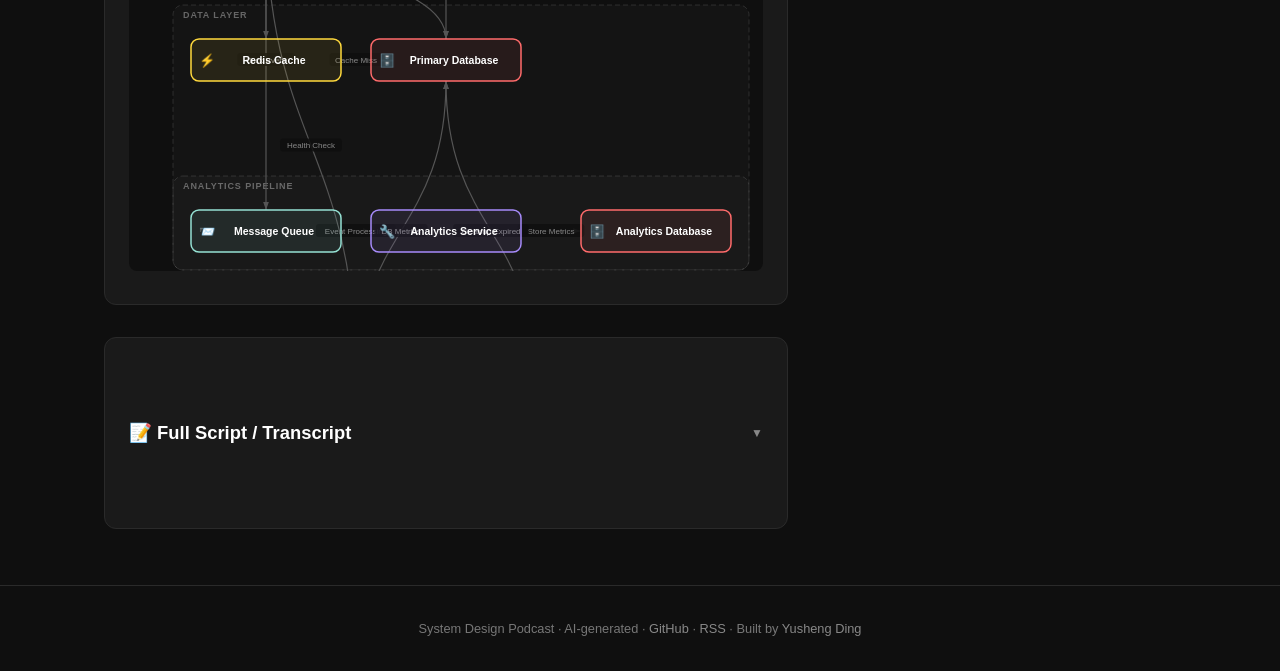
<file: docs/url-shortener/index.html>
<!DOCTYPE html>
<html lang="en">
<head>
  <meta charset="UTF-8" />
  <meta name="viewport" content="width=device-width, initial-scale=1.0" />
  <title>URL Shortener — System Design Podcast S1E1</title>
  <meta name="description" content="URL shorteners like bit.ly and tinyurl.com appear simple but involve complex system design challenges including distributed ID generation, caching strategies, and handling massive read/write ratios at scale." />
  <meta property="og:title" content="URL Shortener — System Design Podcast" />
  <meta property="og:description" content="URL shorteners like bit.ly and tinyurl.com appear simple but involve complex system design challenges including distributed ID generation, caching strategies, and handling massive read/write ratios at scale." />
  <meta property="og:type" content="article" />
  <meta property="og:url" content="https://yushengauggie.github.io/byte-by-design/url-shortener" />
  <link rel="stylesheet" href="../style.css" />
</head>
<body>

<!-- ── Episode Hero ── -->
<header class="episode-hero">
  <div class="container">
    <p class="breadcrumb">
      <a href="../index.html">System Design Podcast</a> › <span>S1E1</span>
    </p>
    <div class="episode-meta">
      <span class="badge badge-season">Season 1</span>
      <span class="badge badge-episode">Episode 1</span>
    </div>
    <h1>URL Shortener</h1>
    <p class="summary">URL shorteners like bit.ly and tinyurl.com appear simple but involve complex system design challenges including distributed ID generation, caching strategies, and handling massive read/write ratios at scale.</p>
  </div>
</header>

<!-- ── Sticky Nav ── -->
<nav class="site-nav" aria-label="Episode sections">
  <div class="container">
    <a href="../index.html">← All Episodes</a>
    <a href="#player">Listen</a>
    <a href="#article">Read</a>
    <a href="#diagram">Diagram</a>
    <a href="#transcript">Transcript</a>
    <a href="#references">References</a>
  </div>
</nav>

<!-- ── Main Content ── -->
<div class="container">
  <div class="episode-layout">

    <!-- Main column -->
    <main class="episode-main">

      <!-- Audio Player -->
      <section id="player" class="episode-player">
        <h2>🎧 Listen</h2>
        <audio controls preload="metadata">
          <source src="episode.mp3" type="audio/mpeg" />
          Your browser does not support the audio element.
        </audio>
        <div class="listen-on">
          <a href="https://www.youtube.com/watch?v=V15DxURkoe4" class="listen-btn" target="_blank" rel="noopener">▶ YouTube</a>
        </div>
      </section>

      <!-- Study Guide -->
      <section id="article" class="episode-article">
        <button
          class="article-toggle"
          aria-expanded="true"
          aria-controls="article-body"
          onclick="this.setAttribute('aria-expanded', this.getAttribute('aria-expanded') === 'true' ? 'false' : 'true'); document.getElementById('article-body').classList.toggle('open');"
        >
          <span>📖 Study Guide</span>
          <span class="chevron">▼</span>
        </button>
        <p class="article-subtitle">A concise written overview — no audio required</p>
        <div class="lang-tabs">
          <button class="lang-tab active" data-lang="en" onclick="switchLang(this, 'en')">English</button>
          <button class="lang-tab" data-lang="zh" onclick="switchLang(this, 'zh')">中文</button>
        </div>
        <div id="article-body" class="article-content open">
          <div class="lang-content active" data-lang="en">
<h2>URL Shortener: The &quot;Simple&quot; System That&#x27;s Anything But</h2>
<p>Everyone thinks a URL shortener is the &quot;Hello World&quot; of system design interviews. Hash a URL, store the mapping, redirect on lookup — done, right? Not even close. Bitly handles 600 million clicks per month. TinyURL processes millions of URLs daily. When you dig in, you&#x27;re designing a globally distributed, read-heavy, analytics-powered system that needs to respond in single-digit milliseconds.</p>
<h2>Why It&#x27;s Harder Than It Looks</h2>
<p>The core challenge is the <strong>traffic pattern</strong>. For every URL you shorten, it might get clicked 100 times. That means you&#x27;re building a system that&#x27;s 99% reads — but still needs to handle millions of writes per day. Add analytics (clicks by country, device, time), abuse prevention, and global latency requirements, and your &quot;simple&quot; project is suddenly a real engineering challenge.</p>
<p><strong>Quick math at scale:</strong> 100M URLs shortened daily × 100 clicks each = 10 billion redirects/day. That&#x27;s ~115,000 reads per second and 1,200 writes per second. Storage for 5 years? About 90TB just for URL mappings.</p>
<h2>The Encoding Problem: How to Generate Short Codes</h2>
<p>This is where most candidates stumble. Here are your options:</p>
<table>
<thead><tr><th>Approach</th><th>Pros</th><th>Cons</th><th>Verdict</th></tr></thead>
<tbody>
<tr><td><strong>MD5/SHA + Truncate</strong></td><td>Simple</td><td>Unpredictable collisions, no fix without retry</td><td>❌ Avoid</td></tr>
<tr><td><strong>Auto-increment Counter</strong></td><td>No collisions, simple</td><td>Predictable (scraping risk), single point of failure</td><td>⚠️ Risky alone</td></tr>
<tr><td><strong>Base62 + Counter</strong></td><td>Compact, no collisions</td><td>Still predictable unless shuffled</td><td>✅ With randomization</td></tr>
<tr><td><strong>Snowflake-style ID</strong></td><td>Unique, distributed, not predictable</td><td>More complex, longer codes</td><td>✅ Best at scale</td></tr>
</tbody></table>
<p><strong>The Instagram approach</strong> is elegant: combine a timestamp, machine ID, and sequence number, then base62 encode the whole thing. You get uniqueness without a single point of coordination, and the codes aren&#x27;t predictable enough to scrape.</p>
<blockquote>
<p><strong>Key insight:</strong> Hashing is a trap. You can&#x27;t efficiently detect or resolve collisions at scale. Counter-based approaches with distributed coordination (like Snowflake IDs) are what production systems actually use.</p>
</blockquote>
<h2>The Interview Framework</h2>
<p>When you get this question, follow this path:</p>
<ol>
<li><strong>Functional requirements</strong> — Shorten URLs, redirect (301 vs 302?), custom aliases, expiration, analytics</li>
<li><strong>Scale estimation</strong> — Write QPS, read QPS, storage over N years, bandwidth</li>
<li><strong>High-level architecture</strong> — Load balancer → Web servers → Encoding service → Database + Cache</li>
<li><strong>Deep dive on encoding</strong> — How to generate short codes without collisions</li>
<li><strong>Caching strategy</strong> — The 100:1 read ratio demands aggressive caching</li>
<li><strong>Extensions</strong> — Analytics, rate limiting, geographic distribution</li>
</ol>
<p>The 301 vs 302 redirect choice matters more than you&#x27;d think: 301 (permanent) is better for SEO but makes analytics harder because browsers cache it. 302 (temporary) ensures every click hits your server — critical for accurate tracking.</p>
<h2>Caching: Your Most Important Decision</h2>
<p>With a 100:1 read-to-write ratio, your caching layer is arguably more important than your database choice. The pattern is straightforward:</p>
<p><strong>Read path:</strong> Check cache → hit? redirect immediately. Miss? query DB → populate cache → redirect.</p>
<p><strong>What to cache:</strong> The top 20% of URLs (by popularity) will cover 80%+ of your traffic. Use an LRU eviction policy with TTLs. A few hundred GB of Redis handles billions of active mappings.</p>
<p><strong>Cache invalidation:</strong> Mostly a non-issue for URL shorteners — mappings rarely change. Expired URLs get evicted naturally. This is one of the rare systems where caching is simple because the data is essentially immutable.</p>
<h2>Database Design: SQL vs NoSQL</h2>
<p>For the URL mapping itself (short_code → long_url), you need:</p>
<ul>
<li>Fast point lookups by short_code (the redirect hot path)</li>
<li>Fast writes when creating new URLs</li>
<li>Horizontal scalability to billions of rows</li>
</ul>
<p><strong>NoSQL (DynamoDB, Cassandra)</strong> is the natural fit: key-value lookups are the primary access pattern, and sharding by short_code distributes load evenly. No joins needed.</p>
<p><strong>SQL (MySQL, PostgreSQL)</strong> works too with proper indexing and sharding, especially if you want ACID guarantees for deduplication or custom alias reservation.</p>
<p><strong>Sharding strategy:</strong> Hash the short_code to determine the shard. Since codes are already pseudo-random (if using Snowflake-style IDs), you get even distribution for free.</p>
<h2>Real-World Implementations</h2>
<p><strong>Bitly</strong> evolved from a single MySQL instance to a distributed architecture. Their key insight: separate the write path (URL creation) from the read path (redirects) entirely. Writes go to a primary database; reads are served from replicas and cache.</p>
<p><strong>TinyURL</strong> kept it simple — a focused architecture that proves you don&#x27;t always need microservices. Their success shows that a well-tuned monolith with good caching can handle enormous scale.</p>
<p><strong>Instagram&#x27;s ID generation</strong> solved the distributed uniqueness problem without coordination: each shard generates its own IDs using (timestamp, shard_id, sequence). This pattern is directly applicable to URL shortener code generation.</p>
<h2>Key Takeaways</h2>
<ol>
<li><strong>It&#x27;s a read-heavy system</strong> — Design for the 100:1 ratio from day one. Cache aggressively.</li>
<li><strong>Don&#x27;t hash for short codes</strong> — Use counter-based or Snowflake-style distributed ID generation</li>
<li><strong>301 vs 302 is a product decision</strong> — Analytics needs vs SEO benefits</li>
<li><strong>Separate read and write paths</strong> — They have completely different scale characteristics</li>
<li><strong>Caching is your biggest lever</strong> — A few hundred GB of Redis eliminates most database load</li>
<li><strong>Shard by short_code</strong> — Even distribution, fast lookups, scales horizontally</li>
</ol>
          </div>
          <div class="lang-content" data-lang="zh">
<h2>URL Shortener：看似简单，实则不然</h2>
<p>很多人觉得 URL Shortener 就是系统设计面试里的 &quot;Hello World&quot;。哈希一下 URL，存个映射，查到了就重定向——搞定了？远不止如此。Bitly 每月处理 6 亿次点击，TinyURL 每天处理数百万条 URL。深入一看，你其实在设计一个全球分布式、读密集型、带分析能力的系统，而且要求毫秒级响应。</p>
<h2>为什么比想象中难</h2>
<p>核心挑战在于<strong>流量模式</strong>。每缩短一条 URL，它可能会被点击 100 次。这意味着你要构建一个 99% 都是读的系统——但每天仍然要处理数百万次写入。再加上分析（按国家、设备、时间统计点击量）、防滥用和全球低延迟要求，你的 &quot;简单&quot; 项目瞬间变成了一个真正的工程挑战。</p>
<p><strong>规模速算：</strong> 每日 1 亿条 URL 缩短 × 每条 100 次点击 = 每天 100 亿次重定向。相当于约 115,000 次读/秒和 1,200 次写/秒。存储 5 年？仅 URL 映射就约 90TB。</p>
<h2>编码问题：如何生成短码</h2>
<p>这是大多数候选人卡壳的地方。你的选项如下：</p>
<table>
<thead><tr><th>方案</th><th>优点</th><th>缺点</th><th>结论</th></tr></thead>
<tbody>
<tr><td><strong>MD5/SHA + 截断</strong></td><td>简单</td><td>碰撞不可预测，除了重试没有修复手段</td><td>❌ 避免</td></tr>
<tr><td><strong>自增计数器</strong></td><td>无碰撞，简单</td><td>可预测（爬虫风险），单点故障</td><td>⚠️ 单独使用有风险</td></tr>
<tr><td><strong>Base62 + 计数器</strong></td><td>紧凑，无碰撞</td><td>不做混淆则仍可预测</td><td>✅ 配合随机化使用</td></tr>
<tr><td><strong>Snowflake 式 ID</strong></td><td>唯一、分布式、不可预测</td><td>更复杂，码更长</td><td>✅ 大规模最佳选择</td></tr>
</tbody></table>
<p><strong>Instagram 的方案</strong>很优雅：将时间戳、机器 ID 和序列号组合，然后对整体做 Base62 编码。你无需单点协调就能获得唯一性，而且码不容易被预测到可以批量爬取。</p>
<blockquote>
<p><strong>关键洞察：</strong> 哈希是个陷阱。在大规模下你无法高效检测或解决碰撞。基于计数器加分布式协调（如 Snowflake ID）的方案才是生产系统实际使用的方式。</p>
</blockquote>
<h2>面试框架</h2>
<p>当你遇到这个题时，按这个路径走：</p>
<ol>
<li><strong>功能需求</strong> — 缩短 URL、重定向（301 还是 302？）、自定义别名、过期机制、分析</li>
<li><strong>规模估算</strong> — 写 QPS、读 QPS、N 年的存储量、带宽</li>
<li><strong>高层架构</strong> — 负载均衡 → Web 服务器 → 编码服务 → 数据库 + 缓存</li>
<li><strong>深入编码方案</strong> — 如何无碰撞地生成短码</li>
<li><strong>缓存策略</strong> — 100:1 的读比率要求激进缓存</li>
<li><strong>扩展</strong> — 分析、限流、地理分布</li>
</ol>
<p>301 vs 302 重定向的选择比你想的重要：301（永久）对 SEO 更好，但浏览器会缓存，导致分析数据不准。302（临时）确保每次点击都到达你的服务器——对精确追踪至关重要。</p>
<h2>缓存：你最重要的决策</h2>
<p>100:1 的读写比意味着你的缓存层可以说比数据库选型更重要。模式很直接：</p>
<p><strong>读路径：</strong> 查缓存 → 命中？直接重定向。未命中？查 DB → 填充缓存 → 重定向。</p>
<p><strong>缓存什么：</strong> 热度 top 20% 的 URL 会覆盖 80%+ 的流量。使用带 TTL 的 LRU 淘汰策略。几百 GB 的 Redis 就能处理数十亿条活跃映射。</p>
<p><strong>缓存失效：</strong> 对 URL Shortener 来说基本不是问题——映射几乎不变。过期的 URL 自然被淘汰。这是少数缓存很简单的系统之一，因为数据本质上是不可变的。</p>
<h2>数据库设计：SQL vs NoSQL</h2>
<p>对于 URL 映射本身（short_code → long_url），你需要：</p>
<ul>
<li>按 short_code 快速点查（重定向热路径）</li>
<li>创建新 URL 时的快速写入</li>
<li>水平扩展到数十亿行</li>
</ul>
<p><strong>NoSQL（DynamoDB、Cassandra）</strong> 是天然之选：主要访问模式就是键值查询，按 short_code 分片可以均匀分配负载。不需要 join。</p>
<p><strong>SQL（MySQL、PostgreSQL）</strong> 在适当索引和分片下也可以工作，尤其当你需要 ACID 保证来做去重或自定义别名预留时。</p>
<p><strong>分片策略：</strong> 对 short_code 做哈希来确定分片。如果使用 Snowflake 式 ID，码本身已经是伪随机的，自然获得均匀分布。</p>
<h2>真实案例</h2>
<p><strong>Bitly</strong> 从单台 MySQL 实例演进到分布式架构。他们的关键洞察：将写路径（URL 创建）和读路径（重定向）完全分离。写入到主库；读取由副本和缓存提供服务。</p>
<p><strong>TinyURL</strong> 保持简单——一个专注的架构证明了你并不总需要微服务。他们的成功表明，一个调优良好的单体配合优秀的缓存可以处理巨大的规模。</p>
<p><strong>Instagram 的 ID 生成</strong> 在无需协调的情况下解决了分布式唯一性问题：每个分片使用（时间戳、shard_id、序列号）生成自己的 ID。这个模式直接适用于 URL Shortener 的短码生成。</p>
<h2>核心要点</h2>
<ol>
<li><strong>这是一个读密集系统</strong> — 从一开始就为 100:1 的比率设计。激进缓存。</li>
<li><strong>不要用哈希来生成短码</strong> — 使用基于计数器或 Snowflake 式的分布式 ID 生成</li>
<li><strong>301 vs 302 是产品决策</strong> — 分析需求 vs SEO 收益</li>
<li><strong>分离读写路径</strong> — 它们有完全不同的规模特征</li>
<li><strong>缓存是你最大的杠杆</strong> — 几百 GB 的 Redis 就能消除大部分数据库负载</li>
<li><strong>按 short_code 分片</strong> — 均匀分布、快速查询、水平扩展</li>
</ol>
          </div>
        </div>
      </section>

      <!-- Architecture Diagram -->
      <section id="diagram" class="episode-diagram">
<div class="diagram-header"><h2>🏗 Architecture Diagram</h2><a href="diagram.html" target="_blank" rel="noopener" class="diagram-fullscreen-link">↗ Open full screen</a></div><iframe src="diagram.html" style="width:100%; height:700px; border:none; border-radius:8px;" loading="lazy" title="Interactive Architecture Diagram"></iframe>
      </section>

      <!-- Transcript -->
      <section id="transcript" class="episode-transcript">
        <button
          class="transcript-toggle"
          aria-expanded="false"
          aria-controls="transcript-body"
          onclick="this.setAttribute('aria-expanded', this.getAttribute('aria-expanded') === 'true' ? 'false' : 'true'); document.getElementById('transcript-body').classList.toggle('open');"
        >
          <span>📝 Full Script / Transcript</span>
          <span class="chevron">▼</span>
        </button>
        <div id="transcript-body" class="transcript-content">
<h3 style="font-size:0.85rem; font-weight:700; text-transform:uppercase; letter-spacing:0.06em; color:var(--warm-brown); margin:20px 0 10px;">Metadata</h3>
<hr style="border:none; border-top:1px solid var(--light-tan); margin:16px 0;" />
<h3 style="font-size:0.85rem; font-weight:700; text-transform:uppercase; letter-spacing:0.06em; color:var(--warm-brown); margin:20px 0 10px;">Segment 1: The Problem (~2 min)</h3>
<p class="host-line host-a"><span class="host-label">Alex</span> So Nova, you know what&#x27;s hilarious? Everyone thinks URL shorteners are like the &quot;Hello World&quot; of system design—</p>
<p class="host-line host-b"><span class="host-label">Blake</span> Oh god, here we go. Let me guess, someone in your interview loop said &quot;it&#x27;s just a hash table, right?&quot;</p>
<p class="host-line host-a"><span class="host-label">Alex</span> *laughs* Worse! They said they&#x27;d &quot;just use MD5 and call it a day.&quot; I&#x27;m like, buddy, Bitly processes 600 million clicks per month. You think they&#x27;re just running `md5sum` on a Linux box somewhere?</p>
<p class="host-line host-b"><span class="host-label">Blake</span> Wait, 600 million? That&#x27;s... that&#x27;s actually terrifying when you think about it. Like, every time someone clicks a bit.ly link, there&#x27;s this whole distributed system that has to—</p>
<p class="host-line host-a"><span class="host-label">Alex</span> —wake up, figure out where that maps to, log the click for analytics, check if it&#x27;s not malware, redirect you, all in like 10 milliseconds or people rage quit.</p>
<p class="host-line host-b"><span class="host-label">Blake</span> Right! And here&#x27;s what gets me - the traffic pattern is completely bonkers. For every URL I shorten, it might get clicked 100 times. So you&#x27;re building this thing that&#x27;s like 99% reads, but you still need to handle millions of writes per day without everything falling over.</p>
<p class="host-line host-a"><span class="host-label">Alex</span> It&#x27;s like... okay you know those viral TikToks that get shared everywhere? Imagine if every share required your database to not die.</p>
<p class="host-line host-b"><span class="host-label">Blake</span> *laughs* &quot;Database death by TikTok&quot; should be a monitoring alert category. But seriously, then you add analytics on top - everyone wants to know clicks by country, by time, by device...</p>
<p class="host-line host-a"><span class="host-label">Alex</span> Suddenly your &quot;simple&quot; URL shortener is also a real-time analytics platform. Because of course it is.</p>
<hr style="border:none; border-top:1px solid var(--light-tan); margin:16px 0;" />
<h3 style="font-size:0.85rem; font-weight:700; text-transform:uppercase; letter-spacing:0.06em; color:var(--warm-brown); margin:20px 0 10px;">Segment 2: Interview Framework (~3 min)</h3>
<p class="host-line host-b"><span class="host-label">Blake</span> Okay but let&#x27;s say I&#x27;m in an interview and they throw this at me. Where do I even start without looking like an idiot?</p>
<p class="host-line host-a"><span class="host-label">Alex</span> Requirements first, always. Functional stuff - shorten URLs, redirect fast, maybe custom aliases if you&#x27;re feeling fancy. Non-functional - it needs to be stupid fast, never go down, and handle billions of URLs.</p>
<p class="host-line host-b"><span class="host-label">Blake</span> Billions? Okay, math time. Let&#x27;s say... 100 million URLs shortened daily?</p>
<p class="host-line host-a"><span class="host-label">Alex</span> Sure, and if each gets clicked 100 times on average, that&#x27;s 10 billion redirects daily. So like 1,200 writes per second and... *pause* ...115,000 reads per second.</p>
<p class="host-line host-b"><span class="host-label">Blake</span> Jesus. That&#x27;s a lot of reads. Storage-wise, if each mapping is maybe 500 bytes and we keep 5 years of data...</p>
<p class="host-line host-a"><span class="host-label">Alex</span> You&#x27;re looking at like 90TB. And that&#x27;s just the URL mappings, not the click analytics.</p>
<p class="host-line host-b"><span class="host-label">Blake</span> Wait, but here&#x27;s what I always mess up in interviews - the bandwidth calculation. Each redirect is tiny, but 115K per second...</p>
<p class="host-line host-a"><span class="host-label">Alex</span> Yeah, that&#x27;s like 23 megabytes per second just for the redirect responses. Doesn&#x27;t sound like much until you realize you need this globally distributed because nobody&#x27;s waiting 200ms for a redirect.</p>
<p class="host-line host-b"><span class="host-label">Blake</span> So architecture-wise... load balancer, web servers, some encoding service to generate short codes, database for mappings, definitely caching because of that insane read ratio—</p>
<p class="host-line host-a"><span class="host-label">Alex</span> Don&#x27;t forget rate limiting! Trust me, the first thing that&#x27;ll happen is someone will try to shorten the entire internet.</p>
<p class="host-line host-b"><span class="host-label">Blake</span> *laughs* &quot;Sir, why did you try to shorten 50,000 URLs in the last minute?&quot; &quot;I was bored.&quot;</p>
<hr style="border:none; border-top:1px solid var(--light-tan); margin:16px 0;" />
<h3 style="font-size:0.85rem; font-weight:700; text-transform:uppercase; letter-spacing:0.06em; color:var(--warm-brown); margin:20px 0 10px;">Segment 3: Deep Dive (~3 min)</h3>
<p class="host-line host-a"><span class="host-label">Alex</span> Alright, here&#x27;s where it gets spicy. How do you actually generate those short codes without everything exploding?</p>
<p class="host-line host-b"><span class="host-label">Blake</span> Oh, I know this one! You hash the original URL with MD5 and take the first—</p>
<p class="host-line host-a"><span class="host-label">Alex</span> NO. Stop. Bad Nova.</p>
<p class="host-line host-b"><span class="host-label">Blake</span> *laughs* I&#x27;m kidding! But seriously, why is hashing terrible here?</p>
<p class="host-line host-a"><span class="host-label">Alex</span> Collisions, my friend. You have no idea when they&#x27;ll happen, and when they do, you&#x27;re screwed. It&#x27;s like playing Russian roulette with your database.</p>
<p class="host-line host-b"><span class="host-label">Blake</span> Right, so what, base62 encoding with a counter? Like abc123, then abc124...</p>
<p class="host-line host-a"><span class="host-label">Alex</span> Better, but now your URLs are predictable. Some script kiddie can just increment through all your URLs and scrape everything you&#x27;ve ever shortened.</p>
<p class="host-line host-b"><span class="host-label">Blake</span> Ugh, security. Always ruining the fun. So what does Instagram do? I remember reading something...</p>
<p class="host-line host-a"><span class="host-label">Alex</span> They&#x27;re clever about it - they combine timestamp, machine ID, and sequence number, then base62 encode the whole thing. You get uniqueness without predictability.</p>
<p class="host-line host-b"><span class="host-label">Blake</span> That&#x27;s actually... wait, but what about the database? You can&#x27;t just throw billions of rows into MySQL and hope for the best.</p>
<p class="host-line host-a"><span class="host-label">Alex</span> Definitely need sharding. But here&#x27;s the gotcha - you can&#x27;t shard by the short code because then all reads for popular URLs hit the same shard.</p>
<p class="host-line host-b"><span class="host-label">Blake</span> Oh, that&#x27;s nasty. Hot spot city. What about sharding by hash of the short code?</p>
<p class="host-line host-a"><span class="host-label">Alex</span> Now you&#x27;re thinking! Distributes load evenly. Or honestly, just go NoSQL. DynamoDB or Cassandra are perfect for this - you mostly just need key-value lookups anyway.</p>
<p class="host-line host-b"><span class="host-label">Blake</span> And caching! With that 100:1 read ratio, Redis is basically mandatory, right?</p>
<p class="host-line host-a"><span class="host-label">Alex</span> Oh absolutely. Cache the popular URLs, use LRU eviction, suddenly 90% of reads never touch your database. It&#x27;s beautiful.</p>
<p class="host-line host-b"><span class="host-label">Blake</span> Until you have to deal with cache invalidation for custom URLs and expiration dates and... *groans* why is everything so complicated?</p>
<p class="host-line host-a"><span class="host-label">Alex</span> Because distributed systems hate us personally.</p>
<hr style="border:none; border-top:1px solid var(--light-tan); margin:16px 0;" />
<h3 style="font-size:0.85rem; font-weight:700; text-transform:uppercase; letter-spacing:0.06em; color:var(--warm-brown); margin:20px 0 10px;">Segment 4: How They Actually Built It (~2 min)</h3>
<p class="host-line host-b"><span class="host-label">Blake</span> So what does Bitly actually do in production? Please tell me it&#x27;s not just &quot;MySQL and prayers.&quot;</p>
<p class="host-line host-a"><span class="host-label">Alex</span> *laughs* They started with MySQL but quickly realized that wasn&#x27;t gonna scale. Now they&#x27;re all distributed with multiple data centers and aggressive caching everywhere.</p>
<p class="host-line host-b"><span class="host-label">Blake</span> Their encoding is pretty clever too, right? It&#x27;s not just sequential IDs?</p>
<p class="host-line host-a"><span class="host-label">Alex</span> Yeah, they have this base62 scheme that gives short, non-predictable URLs while avoiding collisions entirely. It&#x27;s like... elegant engineering.</p>
<p class="host-line host-b"><span class="host-label">Blake</span> Meanwhile TinyURL is over there like &quot;we use MySQL and memcached and it works fine for millions of URLs.&quot; Sometimes boring wins.</p>
<p class="host-line host-a"><span class="host-label">Alex</span> Right? But here&#x27;s what&#x27;s interesting - both of them are obsessed with rate limiting and abuse detection. Turns out when you can hide destination URLs, bad actors love you.</p>
<p class="host-line host-b"><span class="host-label">Blake</span> Makes sense. You become a vector for phishing and malware. That&#x27;s a whole other engineering problem on top of the performance stuff.</p>
<p class="host-line host-a"><span class="host-label">Alex</span> Exactly! Bitly&#x27;s engineering blog talks about how much effort goes into detecting spam and malicious redirects. It&#x27;s not just a scaling problem, it&#x27;s a security problem.</p>
<p class="host-line host-b"><span class="host-label">Blake</span> So you need machine learning for abuse detection, real-time threat intelligence, probably manual review queues... this &quot;simple&quot; URL shortener keeps getting more complex.</p>
<p class="host-line host-a"><span class="host-label">Alex</span> Welcome to production systems! Everything is harder than it looks.</p>
<hr style="border:none; border-top:1px solid var(--light-tan); margin:16px 0;" />
<h3 style="font-size:0.85rem; font-weight:700; text-transform:uppercase; letter-spacing:0.06em; color:var(--warm-brown); margin:20px 0 10px;">Segment 5: Interview Tips (~1 min)</h3>
<p class="host-line host-b"><span class="host-label">Blake</span> Okay, rapid-fire interview tips before we wrap up?</p>
<p class="host-line host-a"><span class="host-label">Alex</span> Start simple! Don&#x27;t immediately jump to &quot;I&#x27;ll use Kafka and seventeen microservices.&quot; Show you understand the problem first.</p>
<p class="host-line host-b"><span class="host-label">Blake</span> And please talk about the read-heavy nature. So many people try to optimize for writes when 99% of traffic is reads.</p>
<p class="host-line host-a"><span class="host-label">Alex</span> Oh, and if you say &quot;just MD5 it,&quot; I will personally come to your interview and flip the table.</p>
<p class="host-line host-b"><span class="host-label">Blake</span> *laughs* Harsh but fair. Also bring up rate limiting and abuse prevention. Shows you&#x27;re thinking about real operational concerns.</p>
<p class="host-line host-a"><span class="host-label">Alex</span> Here&#x27;s a pro tip - mention analytics requirements. Most people forget URL shorteners aren&#x27;t just redirect services, they&#x27;re analytics platforms. Interviewers love when you think about the full product.</p>
<p class="host-line host-b"><span class="host-label">Blake</span> And remember, sometimes the boring solution is the right solution. Don&#x27;t over-engineer just to show off your knowledge of distributed consensus algorithms.</p>
<p class="host-line host-a"><span class="host-label">Alex</span> Exactly. URL shorteners are perfect interview problems because they look simple but they&#x27;re actually masterclasses in read-heavy distributed systems with global performance requirements.</p>
<p class="host-line host-b"><span class="host-label">Blake</span> Plus there&#x27;s always another layer of complexity to explore if you have time left over.</p>
<p class="host-line host-a"><span class="host-label">Alex</span> Alright, that&#x27;s a wrap on Episode 1 of Byte by Design! URL shorteners — simple on the surface, fascinating once you dig in.</p>
<p class="host-line host-b"><span class="host-label">Blake</span> If this got your gears turning, subscribe and share it with a friend who&#x27;s prepping for system design interviews. And next week, we&#x27;re tackling chat systems — which are somehow even more deceptively complex.</p>
<p class="host-line host-a"><span class="host-label">Alex</span> I can already hear you thinking — &quot;just use WebSockets, right?&quot; We&#x27;ll see about that. See you next week!</p>
<p class="host-line host-b"><span class="host-label">Blake</span> See you then!</p>
<hr style="border:none; border-top:1px solid var(--light-tan); margin:16px 0;" />
<h3 style="font-size:0.85rem; font-weight:700; text-transform:uppercase; letter-spacing:0.06em; color:var(--warm-brown); margin:20px 0 10px;">References</h3>
        </div>
      </section>

    </main>

    <!-- Sidebar -->
    <aside class="episode-sidebar">

      <div class="sidebar-card">
        <h3>References</h3>
        <ul class="references-list" id="references">
<li><span class="ref-company">Bitly</span><span class="ref-detail">Engineering blog post detailing their architecture evolution from MySQL to distributed systems handling 600M clicks per month</span><a href="https://word.bitly.com/post/33232969144/scalable-bitly-architecture" target="_blank" rel="noopener">https://word.bitly.com/post/33232969144/scalable-bitly-archi…</a></li>
<li><span class="ref-company">TinyURL</span><span class="ref-detail">High Scalability case study covering their simple but effective architecture handling millions of URLs</span><a href="http://highscalability.com/blog/2011/4/25/tinyurl-architecture.html" target="_blank" rel="noopener">http://highscalability.com/blog/2011/4/25/tinyurl-architectu…</a></li>
<li><span class="ref-company">Instagram</span><span class="ref-detail">Engineering blog explaining their approach to generating unique IDs at scale, applicable to URL shortener design</span><a href="https://instagram-engineering.com/sharding-ids-at-instagram-1cf5a71e5a5c" target="_blank" rel="noopener">https://instagram-engineering.com/sharding-ids-at-instagram-…</a></li>
        </ul>
      </div>

      <div class="sidebar-card">
        <h3>Episode Info</h3>
        <p style="font-size:0.85rem; color:var(--text-light); line-height:1.6;">
          <strong>Hosts:</strong> Alex &amp; Blake (AI)<br />
          <strong>Season:</strong> 1<br />
          <strong>Episode:</strong> 1<br />
          <strong>Topic:</strong> URL Shortener<br />
          <strong>Format:</strong> 5 segments, ~10 minutes
        </p>
      </div>

      <div class="sidebar-card">
        <h3>More Episodes</h3>
        <p style="font-size:0.85rem; color:var(--text-light);">
          <a href="../index.html">← Back to all episodes</a>
        </p>
      </div>

    </aside>
  </div>
</div>

<!-- ── Footer ── -->
<footer class="site-footer">
  <div class="container">
    <p>
      System Design Podcast · AI-generated ·
      <a href="https://github.com/YushengAuggie/byte-by-design" target="_blank" rel="noopener">GitHub</a> ·
      <a href="../feed.xml">RSS</a> ·
      Built by <a href="https://yushengauggie.github.io" target="_blank" rel="noopener">Yusheng Ding</a>
    </p>
  </div>
</footer>

<script>
// Scroll-spy: highlight active nav link
(function() {
  const nav = document.querySelector('.site-nav');
  if (!nav) return;
  const links = nav.querySelectorAll('a[href^="#"]');
  const sections = [];
  links.forEach(link => {
    const id = link.getAttribute('href').slice(1);
    const el = document.getElementById(id);
    if (el) sections.push({ el, link });
  });
  function onScroll() {
    const y = window.scrollY + 80;
    let current = null;
    sections.forEach(s => {
      if (s.el.offsetTop <= y) current = s;
    });
    links.forEach(l => l.classList.remove('active'));
    if (current) current.link.classList.add('active');
  }
  window.addEventListener('scroll', onScroll, { passive: true });
  onScroll();
})();

// Language toggle for study guide
function switchLang(btn, lang) {
  const section = btn.closest('.episode-article');
  section.querySelectorAll('.lang-tab').forEach(t => t.classList.remove('active'));
  btn.classList.add('active');
  section.querySelectorAll('.lang-content').forEach(c => c.classList.remove('active'));
  section.querySelector('.lang-content[data-lang="' + lang + '"]').classList.add('active');
}
</script>
</body>
</html>
</file>
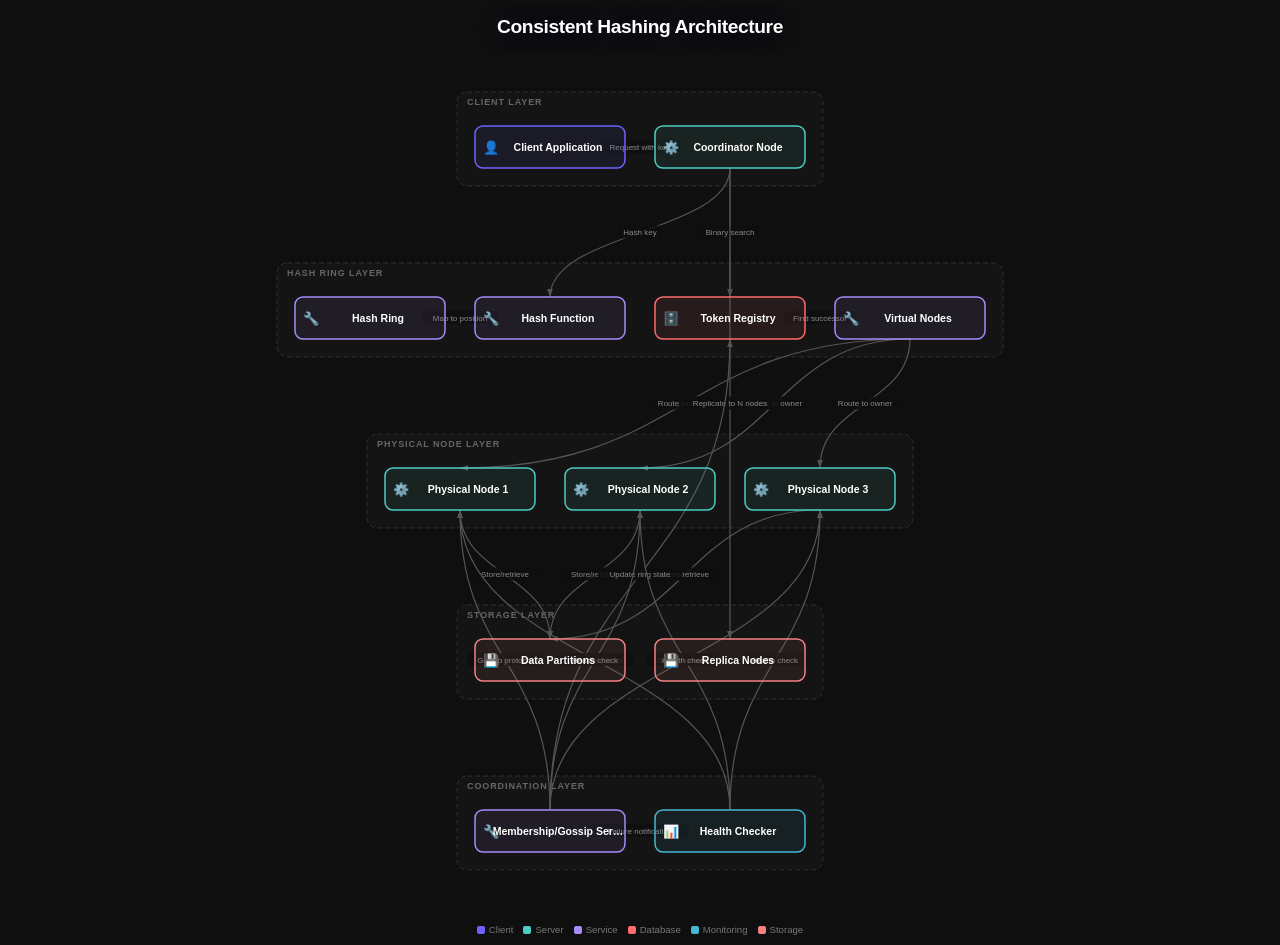
<file: docs/consistent-hashing/diagram.html>
<!DOCTYPE html>
<html lang="en">
<head>
<meta charset="UTF-8">
<meta name="viewport" content="width=device-width, initial-scale=1.0">
<title>Architecture Diagram</title>
<style>
  *, *::before, *::after { margin: 0; padding: 0; box-sizing: border-box; }

  body {
    background: #0f0f0f;
    color: #e0e0e0;
    font-family: 'Inter', -apple-system, BlinkMacSystemFont, 'Segoe UI', Roboto, sans-serif;
    min-height: 100vh;
    display: flex;
    flex-direction: column;
  }

  .diagram-title {
    text-align: center;
    padding: 16px 16px 4px;
    font-size: 1.2rem;
    font-weight: 700;
    letter-spacing: -0.02em;
    color: #ffffff;
    text-shadow: 0 0 30px rgba(108, 99, 255, 0.25);
    flex-shrink: 0;
  }

  .canvas-wrap {
    flex: 1;
    width: 100%;
    overflow: auto;
    display: flex;
    align-items: flex-start;
    justify-content: center;
    padding: 8px 12px;
  }

  svg.diagram-svg {
    display: block;
  }

  /* ── Nodes ── */
  .node-group { cursor: pointer; }

  .node-rect {
    rx: 8; ry: 8;
    stroke-width: 1.5;
    transition: filter 0.25s, stroke-width 0.25s;
  }

  .node-group:hover .node-rect,
  .node-group.highlighted .node-rect {
    stroke-width: 2.5;
    filter: drop-shadow(0 0 10px var(--node-color));
  }

  .node-group.dimmed { opacity: 0.12; transition: opacity 0.3s; }
  .node-group:not(.dimmed) { transition: opacity 0.3s; }

  .node-icon {
    font-size: 13px;
    text-anchor: middle;
    dominant-baseline: central;
    pointer-events: none;
  }

  .node-label {
    fill: #ffffff;
    font-size: 10.5px;
    font-weight: 600;
    text-anchor: middle;
    dominant-baseline: central;
    pointer-events: none;
  }

  /* ── Edges ── */
  .edge-path {
    stroke: #555;
    stroke-width: 1.2;
    fill: none;
    transition: stroke 0.25s, stroke-width 0.25s;
    marker-end: url(#arrowhead);
  }

  .edge-path.highlighted {
    stroke: #6c63ff;
    stroke-width: 2;
    stroke-dasharray: 6 3;
    animation: dash-flow 0.6s linear infinite;
    marker-end: url(#arrowhead-hl);
  }

  .edge-path.dimmed { opacity: 0.06; transition: opacity 0.3s; }

  @keyframes dash-flow { to { stroke-dashoffset: -9; } }

  .edge-label {
    fill: #888;
    font-size: 8px;
    text-anchor: middle;
    dominant-baseline: central;
    pointer-events: none;
  }
  .edge-label.highlighted { fill: #bbb; }
  .edge-label.dimmed { opacity: 0.06; }

  .edge-label-bg {
    fill: #0f0f0f;
    opacity: 0.85;
  }
  .edge-label-bg.dimmed { opacity: 0.06; }

  /* ── Groups ── */
  .group-rect {
    fill: rgba(255,255,255,0.018);
    stroke: rgba(255,255,255,0.12);
    stroke-dasharray: 5 3;
    rx: 10; ry: 10;
  }
  .group-label {
    fill: rgba(255,255,255,0.35);
    font-size: 9px;
    font-weight: 700;
    text-transform: uppercase;
    letter-spacing: 0.1em;
  }

  /* ── Tooltip ── */
  .tooltip {
    position: fixed;
    background: #1a1a2e;
    border: 1px solid rgba(108,99,255,0.4);
    border-radius: 10px;
    padding: 12px 16px;
    max-width: 280px;
    pointer-events: none;
    opacity: 0;
    transform: translateY(6px);
    transition: opacity 0.2s, transform 0.2s;
    z-index: 100;
    box-shadow: 0 8px 32px rgba(0,0,0,0.6);
  }
  .tooltip.visible { opacity: 1; transform: translateY(0); }
  .tooltip-title { font-weight: 700; font-size: 0.85rem; margin-bottom: 4px; color: #fff; }
  .tooltip-type {
    display: inline-block; font-size: 0.6rem; font-weight: 600;
    text-transform: uppercase; letter-spacing: 0.06em;
    padding: 2px 7px; border-radius: 4px; margin-bottom: 6px;
  }
  .tooltip-desc { font-size: 0.75rem; line-height: 1.45; color: #bbb; }

  /* ── Legend ── */
  .legend {
    display: flex; flex-wrap: wrap; justify-content: center;
    gap: 10px; padding: 6px 16px 10px; flex-shrink: 0;
  }
  .legend-item {
    display: flex; align-items: center; gap: 4px;
    font-size: 0.6rem; color: #777; text-transform: capitalize;
  }
  .legend-dot { width: 8px; height: 8px; border-radius: 2px; flex-shrink: 0; }
</style>
</head>
<body>

<div class="diagram-title" id="diagramTitle"></div>
<div class="canvas-wrap">
  <svg class="diagram-svg" id="svgCanvas" xmlns="http://www.w3.org/2000/svg">
    <defs>
      <marker id="arrowhead" markerWidth="7" markerHeight="5" refX="7" refY="2.5" orient="auto">
        <polygon points="0 0, 7 2.5, 0 5" fill="#555" />
      </marker>
      <marker id="arrowhead-hl" markerWidth="7" markerHeight="5" refX="7" refY="2.5" orient="auto">
        <polygon points="0 0, 7 2.5, 0 5" fill="#6c63ff" />
      </marker>
    </defs>
  </svg>
</div>
<div class="legend" id="legend"></div>

<div class="tooltip" id="tooltip">
  <div class="tooltip-title" id="tooltipTitle"></div>
  <span class="tooltip-type" id="tooltipType"></span>
  <div class="tooltip-desc" id="tooltipDesc"></div>
</div>

<script>
const TYPE_COLORS = {
  client:'#6c63ff', server:'#4ecdc4', database:'#ff6b6b', cache:'#ffd93d',
  queue:'#95e1d3', service:'#a78bfa', storage:'#f38181', external:'#888888',
  monitoring:'#45b7d1'
};
const TYPE_ICONS = {
  client:'👤', server:'⚙️', database:'🗄️', cache:'⚡', queue:'📨',
  service:'🔧', storage:'💾', external:'🌐', monitoring:'📊'
};

const DATA = {
  "title": "Consistent Hashing Architecture",
  "nodes": [
    {
      "id": "client",
      "label": "Client Application",
      "type": "client",
      "description": "Application making requests that need to be routed to the correct node based on key hashing."
    },
    {
      "id": "coordinator",
      "label": "Coordinator Node",
      "type": "server",
      "description": "Routes requests to appropriate nodes using hash ring knowledge and token-aware routing logic."
    },
    {
      "id": "hash_ring",
      "label": "Hash Ring",
      "type": "service",
      "description": "Circular continuum (0 to 2^128) where both keys and virtual nodes are mapped using consistent hash function."
    },
    {
      "id": "token_registry",
      "label": "Token Registry",
      "type": "database",
      "description": "Sorted data structure (TreeMap/sorted array) storing all virtual node positions for O(log N) binary search lookup."
    },
    {
      "id": "physical_node_1",
      "label": "Physical Node 1",
      "type": "server",
      "description": "Actual server owning multiple virtual nodes on the ring, storing partitioned data and serving requests."
    },
    {
      "id": "physical_node_2",
      "label": "Physical Node 2",
      "type": "server",
      "description": "Actual server owning multiple virtual nodes on the ring, storing partitioned data and serving requests."
    },
    {
      "id": "physical_node_3",
      "label": "Physical Node 3",
      "type": "server",
      "description": "Actual server owning multiple virtual nodes on the ring, storing partitioned data and serving requests."
    },
    {
      "id": "vnodes",
      "label": "Virtual Nodes",
      "type": "service",
      "description": "100-256 virtual positions per physical node on the ring to ensure statistically balanced load distribution."
    },
    {
      "id": "membership_service",
      "label": "Membership/Gossip Service",
      "type": "service",
      "description": "Maintains ring state across cluster using gossip protocol (e.g., SWIM), coordinates membership changes."
    },
    {
      "id": "health_checker",
      "label": "Health Checker",
      "type": "monitoring",
      "description": "Detects node failures and triggers key remapping to successor nodes on the ring."
    },
    {
      "id": "hash_function",
      "label": "Hash Function",
      "type": "service",
      "description": "Fast non-cryptographic hash (MurmurHash3/xxHash) mapping keys and nodes to ring positions."
    },
    {
      "id": "replica_nodes",
      "label": "Replica Nodes",
      "type": "storage",
      "description": "N successor nodes on the ring storing replicated data for fault tolerance and availability."
    },
    {
      "id": "data_store",
      "label": "Data Partitions",
      "type": "storage",
      "description": "Actual data ranges owned by virtual nodes, distributed across physical servers."
    }
  ],
  "edges": [
    {
      "from": "client",
      "to": "coordinator",
      "label": "Request with key"
    },
    {
      "from": "coordinator",
      "to": "hash_function",
      "label": "Hash key"
    },
    {
      "from": "hash_function",
      "to": "hash_ring",
      "label": "Map to position"
    },
    {
      "from": "coordinator",
      "to": "token_registry",
      "label": "Binary search"
    },
    {
      "from": "token_registry",
      "to": "vnodes",
      "label": "Find successor"
    },
    {
      "from": "vnodes",
      "to": "physical_node_1",
      "label": "Route to owner"
    },
    {
      "from": "vnodes",
      "to": "physical_node_2",
      "label": "Route to owner"
    },
    {
      "from": "vnodes",
      "to": "physical_node_3",
      "label": "Route to owner"
    },
    {
      "from": "coordinator",
      "to": "replica_nodes",
      "label": "Replicate to N nodes"
    },
    {
      "from": "physical_node_1",
      "to": "data_store",
      "label": "Store/retrieve"
    },
    {
      "from": "physical_node_2",
      "to": "data_store",
      "label": "Store/retrieve"
    },
    {
      "from": "physical_node_3",
      "to": "data_store",
      "label": "Store/retrieve"
    },
    {
      "from": "membership_service",
      "to": "token_registry",
      "label": "Update ring state"
    },
    {
      "from": "membership_service",
      "to": "physical_node_1",
      "label": "Gossip protocol"
    },
    {
      "from": "membership_service",
      "to": "physical_node_2",
      "label": "Gossip protocol"
    },
    {
      "from": "membership_service",
      "to": "physical_node_3",
      "label": "Gossip protocol"
    },
    {
      "from": "health_checker",
      "to": "physical_node_1",
      "label": "Health check"
    },
    {
      "from": "health_checker",
      "to": "physical_node_2",
      "label": "Health check"
    },
    {
      "from": "health_checker",
      "to": "physical_node_3",
      "label": "Health check"
    },
    {
      "from": "health_checker",
      "to": "membership_service",
      "label": "Failure notification"
    }
  ],
  "groups": [
    {
      "label": "Client Layer",
      "nodeIds": [
        "client",
        "coordinator"
      ]
    },
    {
      "label": "Hash Ring Layer",
      "nodeIds": [
        "hash_ring",
        "hash_function",
        "token_registry",
        "vnodes"
      ]
    },
    {
      "label": "Physical Node Layer",
      "nodeIds": [
        "physical_node_1",
        "physical_node_2",
        "physical_node_3"
      ]
    },
    {
      "label": "Storage Layer",
      "nodeIds": [
        "data_store",
        "replica_nodes"
      ]
    },
    {
      "label": "Coordination Layer",
      "nodeIds": [
        "membership_service",
        "health_checker"
      ]
    }
  ]
};

/* ─── Group-aware layout engine ─── */
function layoutNodes(nodes, edges, groups) {
  const nodeW = 150, nodeH = 42;
  const hGap = 30, vGap = 55;
  const groupPadX = 20, groupPadY = 28, groupLabelH = 18;
  const canvasPad = 30;

  // Build group membership map
  const nodeGroup = {};  // nodeId → groupIndex
  (groups || []).forEach((g, gi) => {
    (g.nodeIds || []).forEach(nid => { nodeGroup[nid] = gi; });
  });

  // Adjacency
  const outgoing = {}, incoming = {};
  nodes.forEach(n => { outgoing[n.id] = []; incoming[n.id] = []; });
  edges.forEach(e => {
    if (outgoing[e.from]) outgoing[e.from].push(e.to);
    if (incoming[e.to]) incoming[e.to].push(e.from);
  });

  // If groups exist, lay out by group rows
  // Each group becomes a row, arranged top-to-bottom
  // Within each group, nodes arranged left-to-right
  // Ungrouped nodes get their own row at the end

  const positions = {};

  if (groups && groups.length > 0) {
    let currentY = canvasPad;
    let maxW = 0;

    const groupBounds = []; // for drawing group boxes later

    groups.forEach((g, gi) => {
      const gNodes = (g.nodeIds || []).map(id => nodes.find(n => n.id === id)).filter(Boolean);
      if (gNodes.length === 0) return;

      const rowTop = currentY;
      const nodesY = rowTop + groupLabelH + groupPadY;
      const rowW = gNodes.length * nodeW + (gNodes.length - 1) * hGap;
      if (rowW > maxW) maxW = rowW;

      gNodes.forEach((n, i) => {
        positions[n.id] = {
          x: groupPadX + i * (nodeW + hGap),
          y: nodesY,
          w: nodeW,
          h: nodeH
        };
      });

      groupBounds.push({
        gi, label: g.label,
        top: rowTop,
        bottom: nodesY + nodeH + groupPadY,
        nodeCount: gNodes.length
      });

      currentY = nodesY + nodeH + groupPadY + vGap;
    });

    // Ungrouped nodes
    const ungrouped = nodes.filter(n => nodeGroup[n.id] === undefined);
    if (ungrouped.length > 0) {
      const rowW = ungrouped.length * nodeW + (ungrouped.length - 1) * hGap;
      if (rowW > maxW) maxW = rowW;
      ungrouped.forEach((n, i) => {
        positions[n.id] = {
          x: groupPadX + i * (nodeW + hGap),
          y: currentY,
          w: nodeW,
          h: nodeH
        };
      });
      currentY += nodeH + vGap;
    }

    // Now center each row horizontally
    const totalW = maxW + groupPadX * 2 + canvasPad * 2;

    groups.forEach(g => {
      const gNodes = (g.nodeIds || []).map(id => nodes.find(n => n.id === id)).filter(Boolean);
      if (gNodes.length === 0) return;
      const rowW = gNodes.length * nodeW + (gNodes.length - 1) * hGap;
      const offsetX = (totalW - rowW) / 2 - groupPadX;
      gNodes.forEach(n => {
        if (positions[n.id]) positions[n.id].x += offsetX;
      });
    });

    if (ungrouped.length > 0) {
      const rowW = ungrouped.length * nodeW + (ungrouped.length - 1) * hGap;
      const offsetX = (totalW - rowW) / 2 - groupPadX;
      ungrouped.forEach(n => {
        if (positions[n.id]) positions[n.id].x += offsetX;
      });
    }

    const canvasW = totalW;
    const canvasH = currentY - vGap + canvasPad;
    return { positions, canvasW, canvasH };

  } else {
    // No groups — use BFS layering
    const layers = {};
    const roots = nodes.filter(n => incoming[n.id].length === 0).map(n => n.id);
    if (roots.length === 0 && nodes.length > 0) roots.push(nodes[0].id);

    const visited = new Set();
    let queue = roots.map(id => ({ id, layer: 0 }));
    let maxLayer = 0;

    while (queue.length > 0) {
      const next = [];
      for (const { id, layer } of queue) {
        if (visited.has(id)) continue;
        visited.add(id);
        layers[id] = Math.max(layers[id] || 0, layer);
        if (layers[id] > maxLayer) maxLayer = layers[id];
        for (const child of (outgoing[id] || [])) {
          if (!visited.has(child)) next.push({ id: child, layer: layers[id] + 1 });
        }
      }
      queue = next;
    }

    nodes.forEach(n => {
      if (!visited.has(n.id)) { maxLayer++; layers[n.id] = maxLayer; }
    });

    const buckets = {};
    nodes.forEach(n => {
      const l = layers[n.id] || 0;
      if (!buckets[l]) buckets[l] = [];
      buckets[l].push(n);
    });

    const maxBucketSize = Math.max(...Object.values(buckets).map(b => b.length), 1);
    const canvasW = maxBucketSize * (nodeW + hGap) - hGap + canvasPad * 2;
    const canvasH = (maxLayer + 1) * (nodeH + vGap) - vGap + canvasPad * 2;

    Object.entries(buckets).forEach(([l, bucket]) => {
      const layerIdx = parseInt(l);
      const y = canvasPad + layerIdx * (nodeH + vGap);
      const totalW = bucket.length * nodeW + (bucket.length - 1) * hGap;
      const startX = (canvasW - totalW) / 2;
      bucket.forEach((n, i) => {
        positions[n.id] = { x: startX + i * (nodeW + hGap), y, w: nodeW, h: nodeH };
      });
    });

    return { positions, canvasW, canvasH };
  }
}

/* ── SVG helpers ── */
const svgNS = 'http://www.w3.org/2000/svg';
function svgEl(tag, attrs) {
  const el = document.createElementNS(svgNS, tag);
  for (const [k, v] of Object.entries(attrs)) el.setAttribute(k, v);
  return el;
}

/* ── Edge path with bezier curves ── */
function edgePath(from, to) {
  const cx1 = from.x + from.w / 2, cy1 = from.y + from.h / 2;
  const cx2 = to.x + to.w / 2, cy2 = to.y + to.h / 2;

  // Determine which sides to connect
  let x1, y1, x2, y2;

  if (Math.abs(cy2 - cy1) > Math.abs(cx2 - cx1) * 0.3) {
    // Primarily vertical — connect bottom→top
    if (cy2 > cy1) {
      x1 = cx1; y1 = from.y + from.h;
      x2 = cx2; y2 = to.y;
    } else {
      x1 = cx1; y1 = from.y;
      x2 = cx2; y2 = to.y + to.h;
    }
  } else {
    // Primarily horizontal — connect right→left
    if (cx2 > cx1) {
      x1 = from.x + from.w; y1 = cy1;
      x2 = to.x; y2 = cy2;
    } else {
      x1 = from.x; y1 = cy1;
      x2 = to.x + to.w; y2 = cy2;
    }
  }

  const dx = x2 - x1, dy = y2 - y1;
  const mx = (x1 + x2) / 2, my = (y1 + y2) / 2;

  // Curve control points
  let d;
  if (Math.abs(dy) > Math.abs(dx) * 0.5) {
    d = `M${x1},${y1} C${x1},${my} ${x2},${my} ${x2},${y2}`;
  } else {
    d = `M${x1},${y1} C${mx},${y1} ${mx},${y2} ${x2},${y2}`;
  }

  return { d, mx, my };
}

/* ── Truncate long labels ── */
function truncLabel(text, maxLen) {
  return text.length > maxLen ? text.slice(0, maxLen - 1) + '…' : text;
}

/* ── Render ── */
function render() {
  const svg = document.getElementById('svgCanvas');
  const title = document.getElementById('diagramTitle');
  const legend = document.getElementById('legend');
  const tooltip = document.getElementById('tooltip');

  title.textContent = DATA.title || 'Architecture Diagram';

  const { positions, canvasW, canvasH } = layoutNodes(DATA.nodes, DATA.edges, DATA.groups || []);
  svg.setAttribute('viewBox', `0 0 ${canvasW} ${canvasH}`);
  svg.style.width = Math.min(canvasW, 1200) + 'px';
  svg.style.height = (Math.min(canvasW, 1200) / canvasW * canvasH) + 'px';

  // ── Groups ──
  (DATA.groups || []).forEach(g => {
    const pts = (g.nodeIds || []).map(id => positions[id]).filter(Boolean);
    if (!pts.length) return;
    const pad = 18;
    const x = Math.min(...pts.map(p => p.x)) - pad;
    const y = Math.min(...pts.map(p => p.y)) - pad - 16;  // extra space for label
    const x2 = Math.max(...pts.map(p => p.x + p.w)) + pad;
    const y2 = Math.max(...pts.map(p => p.y + p.h)) + pad;

    svg.appendChild(svgEl('rect', {
      class:'group-rect', x, y, width: x2-x, height: y2-y
    }));
    const lbl = svgEl('text', { class:'group-label', x: x+10, y: y+13 });
    lbl.textContent = g.label;
    svg.appendChild(lbl);
  });

  // ── Edges ──
  const edgeEls = [];
  DATA.edges.forEach(e => {
    const f = positions[e.from], t = positions[e.to];
    if (!f || !t) return;

    const { d, mx, my } = edgePath(f, t);
    const path = svgEl('path', {
      class:'edge-path', d, fill:'none', 'data-from': e.from, 'data-to': e.to
    });
    svg.appendChild(path);
    edgeEls.push({ el: path, from: e.from, to: e.to });

    if (e.label) {
      const txtLen = e.label.length * 4.5 + 8;
      const bg = svgEl('rect', {
        class:'edge-label-bg',
        x: mx - txtLen/2, y: my - 7,
        width: txtLen, height: 13, rx: 3
      });
      svg.appendChild(bg);
      edgeEls.push({ el: bg, from: e.from, to: e.to, isLabel: true });

      const lbl = svgEl('text', {
        class:'edge-label', x: mx, y: my,
        'data-from': e.from, 'data-to': e.to
      });
      lbl.textContent = e.label;
      svg.appendChild(lbl);
      edgeEls.push({ el: lbl, from: e.from, to: e.to, isLabel: true });
    }
  });

  // ── Nodes ──
  const nodeEls = {};
  DATA.nodes.forEach(n => {
    const pos = positions[n.id];
    if (!pos) return;
    const color = TYPE_COLORS[n.type] || '#888';
    const icon = TYPE_ICONS[n.type] || '●';

    const g = svgEl('g', {
      class:'node-group', 'data-id': n.id, style: `--node-color:${color}`
    });

    g.appendChild(svgEl('rect', {
      class:'node-rect', x: pos.x, y: pos.y,
      width: pos.w, height: pos.h,
      fill: color + '15', stroke: color
    }));

    const iconEl = svgEl('text', {
      class:'node-icon', x: pos.x + 16, y: pos.y + pos.h / 2
    });
    iconEl.textContent = icon;
    g.appendChild(iconEl);

    const labelEl = svgEl('text', {
      class:'node-label', x: pos.x + pos.w / 2 + 8, y: pos.y + pos.h / 2
    });
    labelEl.textContent = truncLabel(n.label, 22);
    g.appendChild(labelEl);

    svg.appendChild(g);
    nodeEls[n.id] = { el: g, data: n };
  });

  // ── Interactions ──
  const adj = {};
  DATA.nodes.forEach(n => adj[n.id] = new Set());
  DATA.edges.forEach(e => {
    if (adj[e.from]) adj[e.from].add(e.to);
    if (adj[e.to]) adj[e.to].add(e.from);
  });

  function highlight(nodeId) {
    const nbrs = adj[nodeId] || new Set();
    Object.keys(nodeEls).forEach(id => {
      const el = nodeEls[id].el;
      if (id === nodeId || nbrs.has(id)) {
        el.classList.add('highlighted'); el.classList.remove('dimmed');
      } else {
        el.classList.remove('highlighted'); el.classList.add('dimmed');
      }
    });
    edgeEls.forEach(ee => {
      if (ee.from === nodeId || ee.to === nodeId) {
        ee.el.classList.add('highlighted'); ee.el.classList.remove('dimmed');
      } else {
        ee.el.classList.remove('highlighted'); ee.el.classList.add('dimmed');
      }
    });
  }

  function clearHL() {
    Object.values(nodeEls).forEach(ne => ne.el.classList.remove('highlighted','dimmed'));
    edgeEls.forEach(ee => ee.el.classList.remove('highlighted','dimmed'));
  }

  Object.keys(nodeEls).forEach(id => {
    const g = nodeEls[id].el;
    g.addEventListener('mouseenter', () => highlight(id));
    g.addEventListener('mouseleave', () => clearHL());
    g.addEventListener('click', evt => {
      evt.stopPropagation();
      const n = nodeEls[id].data;
      const c = TYPE_COLORS[n.type] || '#888';
      document.getElementById('tooltipTitle').textContent = n.label;
      const te = document.getElementById('tooltipType');
      te.textContent = n.type; te.style.background = c+'30'; te.style.color = c;
      document.getElementById('tooltipDesc').textContent = n.description || '';
      tooltip.style.left = Math.min(evt.clientX+12, window.innerWidth-300)+'px';
      tooltip.style.top = Math.min(evt.clientY+12, window.innerHeight-140)+'px';
      tooltip.classList.add('visible');
    });
  });

  document.addEventListener('click', () => tooltip.classList.remove('visible'));

  // ── Legend ──
  const usedTypes = [...new Set(DATA.nodes.map(n => n.type))];
  usedTypes.forEach(type => {
    const c = TYPE_COLORS[type] || '#888';
    const item = document.createElement('div');
    item.className = 'legend-item';
    item.innerHTML = `<span class="legend-dot" style="background:${c}"></span>${type}`;
    legend.appendChild(item);
  });
}

if (document.readyState === 'loading') document.addEventListener('DOMContentLoaded', render);
else render();
</script>
</body>
</html>
</file>
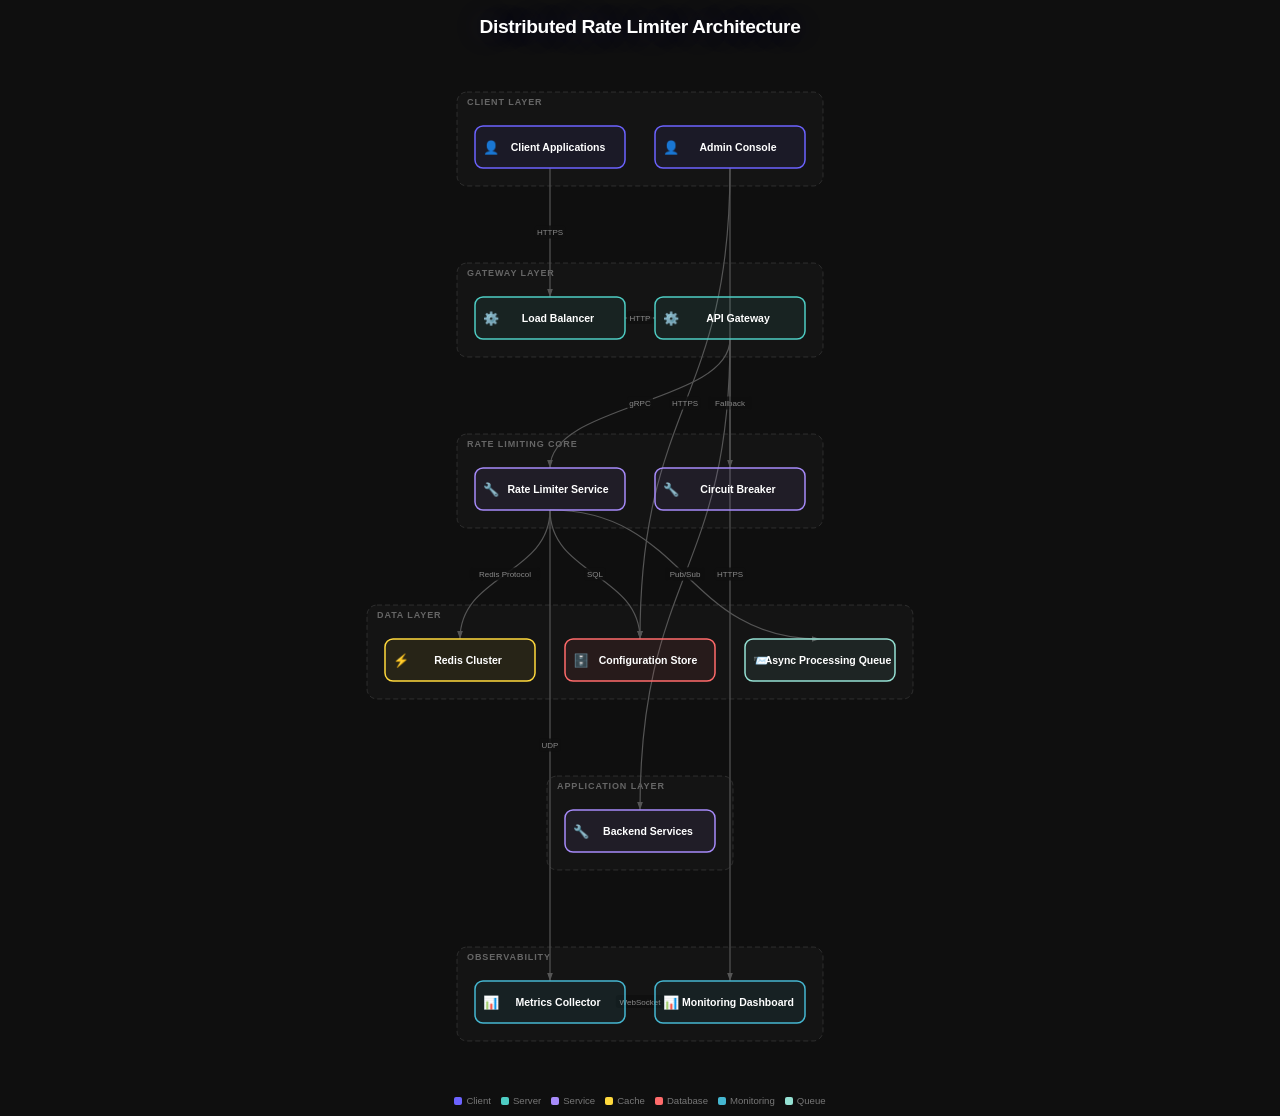
<file: docs/rate-limiter/diagram.html>
<!DOCTYPE html>
<html lang="en">
<head>
<meta charset="UTF-8">
<meta name="viewport" content="width=device-width, initial-scale=1.0">
<title>Architecture Diagram</title>
<style>
  *, *::before, *::after { margin: 0; padding: 0; box-sizing: border-box; }

  body {
    background: #0f0f0f;
    color: #e0e0e0;
    font-family: 'Inter', -apple-system, BlinkMacSystemFont, 'Segoe UI', Roboto, sans-serif;
    min-height: 100vh;
    display: flex;
    flex-direction: column;
  }

  .diagram-title {
    text-align: center;
    padding: 16px 16px 4px;
    font-size: 1.2rem;
    font-weight: 700;
    letter-spacing: -0.02em;
    color: #ffffff;
    text-shadow: 0 0 30px rgba(108, 99, 255, 0.25);
    flex-shrink: 0;
  }

  .canvas-wrap {
    flex: 1;
    width: 100%;
    overflow: auto;
    display: flex;
    align-items: flex-start;
    justify-content: center;
    padding: 8px 12px;
  }

  svg.diagram-svg {
    display: block;
  }

  /* ── Nodes ── */
  .node-group { cursor: pointer; }

  .node-rect {
    rx: 8; ry: 8;
    stroke-width: 1.5;
    transition: filter 0.25s, stroke-width 0.25s;
  }

  .node-group:hover .node-rect,
  .node-group.highlighted .node-rect {
    stroke-width: 2.5;
    filter: drop-shadow(0 0 10px var(--node-color));
  }

  .node-group.dimmed { opacity: 0.12; transition: opacity 0.3s; }
  .node-group:not(.dimmed) { transition: opacity 0.3s; }

  .node-icon {
    font-size: 13px;
    text-anchor: middle;
    dominant-baseline: central;
    pointer-events: none;
  }

  .node-label {
    fill: #ffffff;
    font-size: 10.5px;
    font-weight: 600;
    text-anchor: middle;
    dominant-baseline: central;
    pointer-events: none;
  }

  /* ── Edges ── */
  .edge-path {
    stroke: #555;
    stroke-width: 1.2;
    fill: none;
    transition: stroke 0.25s, stroke-width 0.25s;
    marker-end: url(#arrowhead);
  }

  .edge-path.highlighted {
    stroke: #6c63ff;
    stroke-width: 2;
    stroke-dasharray: 6 3;
    animation: dash-flow 0.6s linear infinite;
    marker-end: url(#arrowhead-hl);
  }

  .edge-path.dimmed { opacity: 0.06; transition: opacity 0.3s; }

  @keyframes dash-flow { to { stroke-dashoffset: -9; } }

  .edge-label {
    fill: #888;
    font-size: 8px;
    text-anchor: middle;
    dominant-baseline: central;
    pointer-events: none;
  }
  .edge-label.highlighted { fill: #bbb; }
  .edge-label.dimmed { opacity: 0.06; }

  .edge-label-bg {
    fill: #0f0f0f;
    opacity: 0.85;
  }
  .edge-label-bg.dimmed { opacity: 0.06; }

  /* ── Groups ── */
  .group-rect {
    fill: rgba(255,255,255,0.018);
    stroke: rgba(255,255,255,0.12);
    stroke-dasharray: 5 3;
    rx: 10; ry: 10;
  }
  .group-label {
    fill: rgba(255,255,255,0.35);
    font-size: 9px;
    font-weight: 700;
    text-transform: uppercase;
    letter-spacing: 0.1em;
  }

  /* ── Tooltip ── */
  .tooltip {
    position: fixed;
    background: #1a1a2e;
    border: 1px solid rgba(108,99,255,0.4);
    border-radius: 10px;
    padding: 12px 16px;
    max-width: 280px;
    pointer-events: none;
    opacity: 0;
    transform: translateY(6px);
    transition: opacity 0.2s, transform 0.2s;
    z-index: 100;
    box-shadow: 0 8px 32px rgba(0,0,0,0.6);
  }
  .tooltip.visible { opacity: 1; transform: translateY(0); }
  .tooltip-title { font-weight: 700; font-size: 0.85rem; margin-bottom: 4px; color: #fff; }
  .tooltip-type {
    display: inline-block; font-size: 0.6rem; font-weight: 600;
    text-transform: uppercase; letter-spacing: 0.06em;
    padding: 2px 7px; border-radius: 4px; margin-bottom: 6px;
  }
  .tooltip-desc { font-size: 0.75rem; line-height: 1.45; color: #bbb; }

  /* ── Legend ── */
  .legend {
    display: flex; flex-wrap: wrap; justify-content: center;
    gap: 10px; padding: 6px 16px 10px; flex-shrink: 0;
  }
  .legend-item {
    display: flex; align-items: center; gap: 4px;
    font-size: 0.6rem; color: #777; text-transform: capitalize;
  }
  .legend-dot { width: 8px; height: 8px; border-radius: 2px; flex-shrink: 0; }
</style>
</head>
<body>

<div class="diagram-title" id="diagramTitle"></div>
<div class="canvas-wrap">
  <svg class="diagram-svg" id="svgCanvas" xmlns="http://www.w3.org/2000/svg">
    <defs>
      <marker id="arrowhead" markerWidth="7" markerHeight="5" refX="7" refY="2.5" orient="auto">
        <polygon points="0 0, 7 2.5, 0 5" fill="#555" />
      </marker>
      <marker id="arrowhead-hl" markerWidth="7" markerHeight="5" refX="7" refY="2.5" orient="auto">
        <polygon points="0 0, 7 2.5, 0 5" fill="#6c63ff" />
      </marker>
    </defs>
  </svg>
</div>
<div class="legend" id="legend"></div>

<div class="tooltip" id="tooltip">
  <div class="tooltip-title" id="tooltipTitle"></div>
  <span class="tooltip-type" id="tooltipType"></span>
  <div class="tooltip-desc" id="tooltipDesc"></div>
</div>

<script>
const TYPE_COLORS = {
  client:'#6c63ff', server:'#4ecdc4', database:'#ff6b6b', cache:'#ffd93d',
  queue:'#95e1d3', service:'#a78bfa', storage:'#f38181', external:'#888888',
  monitoring:'#45b7d1'
};
const TYPE_ICONS = {
  client:'👤', server:'⚙️', database:'🗄️', cache:'⚡', queue:'📨',
  service:'🔧', storage:'💾', external:'🌐', monitoring:'📊'
};

const DATA = {
  "title": "Distributed Rate Limiter Architecture",
  "nodes": [
    {
      "id": "client_app",
      "label": "Client Applications",
      "type": "client",
      "description": "Mobile apps, web browsers, and API clients making requests to the system."
    },
    {
      "id": "load_balancer",
      "label": "Load Balancer",
      "type": "server",
      "description": "Distributes incoming requests across multiple API gateway instances with basic rate limiting."
    },
    {
      "id": "api_gateway",
      "label": "API Gateway",
      "type": "server",
      "description": "Primary entry point that enforces rate limits, authentication, and routes requests to backend services."
    },
    {
      "id": "rate_limiter_service",
      "label": "Rate Limiter Service",
      "type": "service",
      "description": "Core rate limiting logic implementing token bucket and sliding window algorithms."
    },
    {
      "id": "redis_cluster",
      "label": "Redis Cluster",
      "type": "cache",
      "description": "Distributed cache storing rate limit counters and user quotas with sub-millisecond access."
    },
    {
      "id": "config_store",
      "label": "Configuration Store",
      "type": "database",
      "description": "Stores rate limit rules, user tiers, and endpoint-specific limits with versioning."
    },
    {
      "id": "backend_services",
      "label": "Backend Services",
      "type": "service",
      "description": "Downstream microservices handling business logic after rate limit validation."
    },
    {
      "id": "metrics_collector",
      "label": "Metrics Collector",
      "type": "monitoring",
      "description": "Collects rate limiting metrics, violations, and system performance data."
    },
    {
      "id": "async_queue",
      "label": "Async Processing Queue",
      "type": "queue",
      "description": "Handles non-critical rate limit updates and batch processing to reduce latency."
    },
    {
      "id": "circuit_breaker",
      "label": "Circuit Breaker",
      "type": "service",
      "description": "Provides fallback mechanism when rate limiter service becomes unavailable."
    },
    {
      "id": "monitoring_dashboard",
      "label": "Monitoring Dashboard",
      "type": "monitoring",
      "description": "Real-time visualization of rate limiting effectiveness and system health."
    },
    {
      "id": "admin_console",
      "label": "Admin Console",
      "type": "client",
      "description": "Administrative interface for configuring rate limits and monitoring violations."
    }
  ],
  "edges": [
    {
      "from": "client_app",
      "to": "load_balancer",
      "label": "HTTPS"
    },
    {
      "from": "load_balancer",
      "to": "api_gateway",
      "label": "HTTP"
    },
    {
      "from": "api_gateway",
      "to": "rate_limiter_service",
      "label": "gRPC"
    },
    {
      "from": "rate_limiter_service",
      "to": "redis_cluster",
      "label": "Redis Protocol"
    },
    {
      "from": "rate_limiter_service",
      "to": "config_store",
      "label": "SQL"
    },
    {
      "from": "api_gateway",
      "to": "backend_services",
      "label": "HTTP"
    },
    {
      "from": "rate_limiter_service",
      "to": "async_queue",
      "label": "Pub/Sub"
    },
    {
      "from": "rate_limiter_service",
      "to": "metrics_collector",
      "label": "UDP"
    },
    {
      "from": "api_gateway",
      "to": "circuit_breaker",
      "label": "Fallback"
    },
    {
      "from": "metrics_collector",
      "to": "monitoring_dashboard",
      "label": "WebSocket"
    },
    {
      "from": "admin_console",
      "to": "config_store",
      "label": "HTTPS"
    },
    {
      "from": "admin_console",
      "to": "monitoring_dashboard",
      "label": "HTTPS"
    }
  ],
  "groups": [
    {
      "label": "Client Layer",
      "nodeIds": [
        "client_app",
        "admin_console"
      ]
    },
    {
      "label": "Gateway Layer",
      "nodeIds": [
        "load_balancer",
        "api_gateway"
      ]
    },
    {
      "label": "Rate Limiting Core",
      "nodeIds": [
        "rate_limiter_service",
        "circuit_breaker"
      ]
    },
    {
      "label": "Data Layer",
      "nodeIds": [
        "redis_cluster",
        "config_store",
        "async_queue"
      ]
    },
    {
      "label": "Application Layer",
      "nodeIds": [
        "backend_services"
      ]
    },
    {
      "label": "Observability",
      "nodeIds": [
        "metrics_collector",
        "monitoring_dashboard"
      ]
    }
  ]
};

/* ─── Group-aware layout engine ─── */
function layoutNodes(nodes, edges, groups) {
  const nodeW = 150, nodeH = 42;
  const hGap = 30, vGap = 55;
  const groupPadX = 20, groupPadY = 28, groupLabelH = 18;
  const canvasPad = 30;

  // Build group membership map
  const nodeGroup = {};  // nodeId → groupIndex
  (groups || []).forEach((g, gi) => {
    (g.nodeIds || []).forEach(nid => { nodeGroup[nid] = gi; });
  });

  // Adjacency
  const outgoing = {}, incoming = {};
  nodes.forEach(n => { outgoing[n.id] = []; incoming[n.id] = []; });
  edges.forEach(e => {
    if (outgoing[e.from]) outgoing[e.from].push(e.to);
    if (incoming[e.to]) incoming[e.to].push(e.from);
  });

  // If groups exist, lay out by group rows
  // Each group becomes a row, arranged top-to-bottom
  // Within each group, nodes arranged left-to-right
  // Ungrouped nodes get their own row at the end

  const positions = {};

  if (groups && groups.length > 0) {
    let currentY = canvasPad;
    let maxW = 0;

    const groupBounds = []; // for drawing group boxes later

    groups.forEach((g, gi) => {
      const gNodes = (g.nodeIds || []).map(id => nodes.find(n => n.id === id)).filter(Boolean);
      if (gNodes.length === 0) return;

      const rowTop = currentY;
      const nodesY = rowTop + groupLabelH + groupPadY;
      const rowW = gNodes.length * nodeW + (gNodes.length - 1) * hGap;
      if (rowW > maxW) maxW = rowW;

      gNodes.forEach((n, i) => {
        positions[n.id] = {
          x: groupPadX + i * (nodeW + hGap),
          y: nodesY,
          w: nodeW,
          h: nodeH
        };
      });

      groupBounds.push({
        gi, label: g.label,
        top: rowTop,
        bottom: nodesY + nodeH + groupPadY,
        nodeCount: gNodes.length
      });

      currentY = nodesY + nodeH + groupPadY + vGap;
    });

    // Ungrouped nodes
    const ungrouped = nodes.filter(n => nodeGroup[n.id] === undefined);
    if (ungrouped.length > 0) {
      const rowW = ungrouped.length * nodeW + (ungrouped.length - 1) * hGap;
      if (rowW > maxW) maxW = rowW;
      ungrouped.forEach((n, i) => {
        positions[n.id] = {
          x: groupPadX + i * (nodeW + hGap),
          y: currentY,
          w: nodeW,
          h: nodeH
        };
      });
      currentY += nodeH + vGap;
    }

    // Now center each row horizontally
    const totalW = maxW + groupPadX * 2 + canvasPad * 2;

    groups.forEach(g => {
      const gNodes = (g.nodeIds || []).map(id => nodes.find(n => n.id === id)).filter(Boolean);
      if (gNodes.length === 0) return;
      const rowW = gNodes.length * nodeW + (gNodes.length - 1) * hGap;
      const offsetX = (totalW - rowW) / 2 - groupPadX;
      gNodes.forEach(n => {
        if (positions[n.id]) positions[n.id].x += offsetX;
      });
    });

    if (ungrouped.length > 0) {
      const rowW = ungrouped.length * nodeW + (ungrouped.length - 1) * hGap;
      const offsetX = (totalW - rowW) / 2 - groupPadX;
      ungrouped.forEach(n => {
        if (positions[n.id]) positions[n.id].x += offsetX;
      });
    }

    const canvasW = totalW;
    const canvasH = currentY - vGap + canvasPad;
    return { positions, canvasW, canvasH };

  } else {
    // No groups — use BFS layering
    const layers = {};
    const roots = nodes.filter(n => incoming[n.id].length === 0).map(n => n.id);
    if (roots.length === 0 && nodes.length > 0) roots.push(nodes[0].id);

    const visited = new Set();
    let queue = roots.map(id => ({ id, layer: 0 }));
    let maxLayer = 0;

    while (queue.length > 0) {
      const next = [];
      for (const { id, layer } of queue) {
        if (visited.has(id)) continue;
        visited.add(id);
        layers[id] = Math.max(layers[id] || 0, layer);
        if (layers[id] > maxLayer) maxLayer = layers[id];
        for (const child of (outgoing[id] || [])) {
          if (!visited.has(child)) next.push({ id: child, layer: layers[id] + 1 });
        }
      }
      queue = next;
    }

    nodes.forEach(n => {
      if (!visited.has(n.id)) { maxLayer++; layers[n.id] = maxLayer; }
    });

    const buckets = {};
    nodes.forEach(n => {
      const l = layers[n.id] || 0;
      if (!buckets[l]) buckets[l] = [];
      buckets[l].push(n);
    });

    const maxBucketSize = Math.max(...Object.values(buckets).map(b => b.length), 1);
    const canvasW = maxBucketSize * (nodeW + hGap) - hGap + canvasPad * 2;
    const canvasH = (maxLayer + 1) * (nodeH + vGap) - vGap + canvasPad * 2;

    Object.entries(buckets).forEach(([l, bucket]) => {
      const layerIdx = parseInt(l);
      const y = canvasPad + layerIdx * (nodeH + vGap);
      const totalW = bucket.length * nodeW + (bucket.length - 1) * hGap;
      const startX = (canvasW - totalW) / 2;
      bucket.forEach((n, i) => {
        positions[n.id] = { x: startX + i * (nodeW + hGap), y, w: nodeW, h: nodeH };
      });
    });

    return { positions, canvasW, canvasH };
  }
}

/* ── SVG helpers ── */
const svgNS = 'http://www.w3.org/2000/svg';
function svgEl(tag, attrs) {
  const el = document.createElementNS(svgNS, tag);
  for (const [k, v] of Object.entries(attrs)) el.setAttribute(k, v);
  return el;
}

/* ── Edge path with bezier curves ── */
function edgePath(from, to) {
  const cx1 = from.x + from.w / 2, cy1 = from.y + from.h / 2;
  const cx2 = to.x + to.w / 2, cy2 = to.y + to.h / 2;

  // Determine which sides to connect
  let x1, y1, x2, y2;

  if (Math.abs(cy2 - cy1) > Math.abs(cx2 - cx1) * 0.3) {
    // Primarily vertical — connect bottom→top
    if (cy2 > cy1) {
      x1 = cx1; y1 = from.y + from.h;
      x2 = cx2; y2 = to.y;
    } else {
      x1 = cx1; y1 = from.y;
      x2 = cx2; y2 = to.y + to.h;
    }
  } else {
    // Primarily horizontal — connect right→left
    if (cx2 > cx1) {
      x1 = from.x + from.w; y1 = cy1;
      x2 = to.x; y2 = cy2;
    } else {
      x1 = from.x; y1 = cy1;
      x2 = to.x + to.w; y2 = cy2;
    }
  }

  const dx = x2 - x1, dy = y2 - y1;
  const mx = (x1 + x2) / 2, my = (y1 + y2) / 2;

  // Curve control points
  let d;
  if (Math.abs(dy) > Math.abs(dx) * 0.5) {
    d = `M${x1},${y1} C${x1},${my} ${x2},${my} ${x2},${y2}`;
  } else {
    d = `M${x1},${y1} C${mx},${y1} ${mx},${y2} ${x2},${y2}`;
  }

  return { d, mx, my };
}

/* ── Truncate long labels ── */
function truncLabel(text, maxLen) {
  return text.length > maxLen ? text.slice(0, maxLen - 1) + '…' : text;
}

/* ── Render ── */
function render() {
  const svg = document.getElementById('svgCanvas');
  const title = document.getElementById('diagramTitle');
  const legend = document.getElementById('legend');
  const tooltip = document.getElementById('tooltip');

  title.textContent = DATA.title || 'Architecture Diagram';

  const { positions, canvasW, canvasH } = layoutNodes(DATA.nodes, DATA.edges, DATA.groups || []);
  svg.setAttribute('viewBox', `0 0 ${canvasW} ${canvasH}`);
  svg.style.width = Math.min(canvasW, 1200) + 'px';
  svg.style.height = (Math.min(canvasW, 1200) / canvasW * canvasH) + 'px';

  // ── Groups ──
  (DATA.groups || []).forEach(g => {
    const pts = (g.nodeIds || []).map(id => positions[id]).filter(Boolean);
    if (!pts.length) return;
    const pad = 18;
    const x = Math.min(...pts.map(p => p.x)) - pad;
    const y = Math.min(...pts.map(p => p.y)) - pad - 16;  // extra space for label
    const x2 = Math.max(...pts.map(p => p.x + p.w)) + pad;
    const y2 = Math.max(...pts.map(p => p.y + p.h)) + pad;

    svg.appendChild(svgEl('rect', {
      class:'group-rect', x, y, width: x2-x, height: y2-y
    }));
    const lbl = svgEl('text', { class:'group-label', x: x+10, y: y+13 });
    lbl.textContent = g.label;
    svg.appendChild(lbl);
  });

  // ── Edges ──
  const edgeEls = [];
  DATA.edges.forEach(e => {
    const f = positions[e.from], t = positions[e.to];
    if (!f || !t) return;

    const { d, mx, my } = edgePath(f, t);
    const path = svgEl('path', {
      class:'edge-path', d, fill:'none', 'data-from': e.from, 'data-to': e.to
    });
    svg.appendChild(path);
    edgeEls.push({ el: path, from: e.from, to: e.to });

    if (e.label) {
      const txtLen = e.label.length * 4.5 + 8;
      const bg = svgEl('rect', {
        class:'edge-label-bg',
        x: mx - txtLen/2, y: my - 7,
        width: txtLen, height: 13, rx: 3
      });
      svg.appendChild(bg);
      edgeEls.push({ el: bg, from: e.from, to: e.to, isLabel: true });

      const lbl = svgEl('text', {
        class:'edge-label', x: mx, y: my,
        'data-from': e.from, 'data-to': e.to
      });
      lbl.textContent = e.label;
      svg.appendChild(lbl);
      edgeEls.push({ el: lbl, from: e.from, to: e.to, isLabel: true });
    }
  });

  // ── Nodes ──
  const nodeEls = {};
  DATA.nodes.forEach(n => {
    const pos = positions[n.id];
    if (!pos) return;
    const color = TYPE_COLORS[n.type] || '#888';
    const icon = TYPE_ICONS[n.type] || '●';

    const g = svgEl('g', {
      class:'node-group', 'data-id': n.id, style: `--node-color:${color}`
    });

    g.appendChild(svgEl('rect', {
      class:'node-rect', x: pos.x, y: pos.y,
      width: pos.w, height: pos.h,
      fill: color + '15', stroke: color
    }));

    const iconEl = svgEl('text', {
      class:'node-icon', x: pos.x + 16, y: pos.y + pos.h / 2
    });
    iconEl.textContent = icon;
    g.appendChild(iconEl);

    const labelEl = svgEl('text', {
      class:'node-label', x: pos.x + pos.w / 2 + 8, y: pos.y + pos.h / 2
    });
    labelEl.textContent = truncLabel(n.label, 22);
    g.appendChild(labelEl);

    svg.appendChild(g);
    nodeEls[n.id] = { el: g, data: n };
  });

  // ── Interactions ──
  const adj = {};
  DATA.nodes.forEach(n => adj[n.id] = new Set());
  DATA.edges.forEach(e => {
    if (adj[e.from]) adj[e.from].add(e.to);
    if (adj[e.to]) adj[e.to].add(e.from);
  });

  function highlight(nodeId) {
    const nbrs = adj[nodeId] || new Set();
    Object.keys(nodeEls).forEach(id => {
      const el = nodeEls[id].el;
      if (id === nodeId || nbrs.has(id)) {
        el.classList.add('highlighted'); el.classList.remove('dimmed');
      } else {
        el.classList.remove('highlighted'); el.classList.add('dimmed');
      }
    });
    edgeEls.forEach(ee => {
      if (ee.from === nodeId || ee.to === nodeId) {
        ee.el.classList.add('highlighted'); ee.el.classList.remove('dimmed');
      } else {
        ee.el.classList.remove('highlighted'); ee.el.classList.add('dimmed');
      }
    });
  }

  function clearHL() {
    Object.values(nodeEls).forEach(ne => ne.el.classList.remove('highlighted','dimmed'));
    edgeEls.forEach(ee => ee.el.classList.remove('highlighted','dimmed'));
  }

  Object.keys(nodeEls).forEach(id => {
    const g = nodeEls[id].el;
    g.addEventListener('mouseenter', () => highlight(id));
    g.addEventListener('mouseleave', () => clearHL());
    g.addEventListener('click', evt => {
      evt.stopPropagation();
      const n = nodeEls[id].data;
      const c = TYPE_COLORS[n.type] || '#888';
      document.getElementById('tooltipTitle').textContent = n.label;
      const te = document.getElementById('tooltipType');
      te.textContent = n.type; te.style.background = c+'30'; te.style.color = c;
      document.getElementById('tooltipDesc').textContent = n.description || '';
      tooltip.style.left = Math.min(evt.clientX+12, window.innerWidth-300)+'px';
      tooltip.style.top = Math.min(evt.clientY+12, window.innerHeight-140)+'px';
      tooltip.classList.add('visible');
    });
  });

  document.addEventListener('click', () => tooltip.classList.remove('visible'));

  // ── Legend ──
  const usedTypes = [...new Set(DATA.nodes.map(n => n.type))];
  usedTypes.forEach(type => {
    const c = TYPE_COLORS[type] || '#888';
    const item = document.createElement('div');
    item.className = 'legend-item';
    item.innerHTML = `<span class="legend-dot" style="background:${c}"></span>${type}`;
    legend.appendChild(item);
  });
}

if (document.readyState === 'loading') document.addEventListener('DOMContentLoaded', render);
else render();
</script>
</body>
</html>
</file>
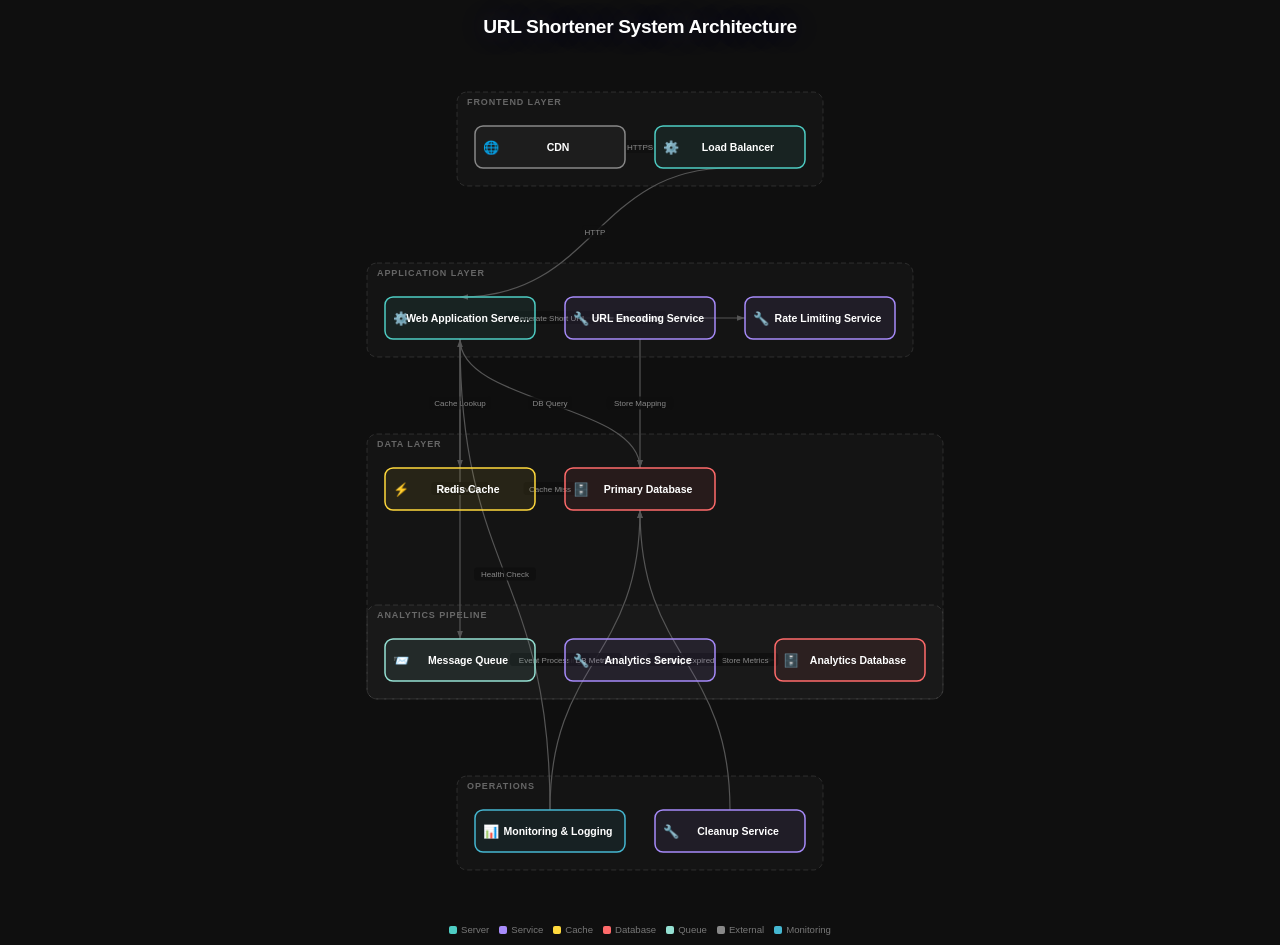
<file: docs/url-shortener/diagram.html>
<!DOCTYPE html>
<html lang="en">
<head>
<meta charset="UTF-8">
<meta name="viewport" content="width=device-width, initial-scale=1.0">
<title>Architecture Diagram</title>
<style>
  *, *::before, *::after { margin: 0; padding: 0; box-sizing: border-box; }

  body {
    background: #0f0f0f;
    color: #e0e0e0;
    font-family: 'Inter', -apple-system, BlinkMacSystemFont, 'Segoe UI', Roboto, sans-serif;
    min-height: 100vh;
    display: flex;
    flex-direction: column;
  }

  .diagram-title {
    text-align: center;
    padding: 16px 16px 4px;
    font-size: 1.2rem;
    font-weight: 700;
    letter-spacing: -0.02em;
    color: #ffffff;
    text-shadow: 0 0 30px rgba(108, 99, 255, 0.25);
    flex-shrink: 0;
  }

  .canvas-wrap {
    flex: 1;
    width: 100%;
    overflow: auto;
    display: flex;
    align-items: flex-start;
    justify-content: center;
    padding: 8px 12px;
  }

  svg.diagram-svg {
    display: block;
  }

  /* ── Nodes ── */
  .node-group { cursor: pointer; }

  .node-rect {
    rx: 8; ry: 8;
    stroke-width: 1.5;
    transition: filter 0.25s, stroke-width 0.25s;
  }

  .node-group:hover .node-rect,
  .node-group.highlighted .node-rect {
    stroke-width: 2.5;
    filter: drop-shadow(0 0 10px var(--node-color));
  }

  .node-group.dimmed { opacity: 0.12; transition: opacity 0.3s; }
  .node-group:not(.dimmed) { transition: opacity 0.3s; }

  .node-icon {
    font-size: 13px;
    text-anchor: middle;
    dominant-baseline: central;
    pointer-events: none;
  }

  .node-label {
    fill: #ffffff;
    font-size: 10.5px;
    font-weight: 600;
    text-anchor: middle;
    dominant-baseline: central;
    pointer-events: none;
  }

  /* ── Edges ── */
  .edge-path {
    stroke: #555;
    stroke-width: 1.2;
    fill: none;
    transition: stroke 0.25s, stroke-width 0.25s;
    marker-end: url(#arrowhead);
  }

  .edge-path.highlighted {
    stroke: #6c63ff;
    stroke-width: 2;
    stroke-dasharray: 6 3;
    animation: dash-flow 0.6s linear infinite;
    marker-end: url(#arrowhead-hl);
  }

  .edge-path.dimmed { opacity: 0.06; transition: opacity 0.3s; }

  @keyframes dash-flow { to { stroke-dashoffset: -9; } }

  .edge-label {
    fill: #888;
    font-size: 8px;
    text-anchor: middle;
    dominant-baseline: central;
    pointer-events: none;
  }
  .edge-label.highlighted { fill: #bbb; }
  .edge-label.dimmed { opacity: 0.06; }

  .edge-label-bg {
    fill: #0f0f0f;
    opacity: 0.85;
  }
  .edge-label-bg.dimmed { opacity: 0.06; }

  /* ── Groups ── */
  .group-rect {
    fill: rgba(255,255,255,0.018);
    stroke: rgba(255,255,255,0.12);
    stroke-dasharray: 5 3;
    rx: 10; ry: 10;
  }
  .group-label {
    fill: rgba(255,255,255,0.35);
    font-size: 9px;
    font-weight: 700;
    text-transform: uppercase;
    letter-spacing: 0.1em;
  }

  /* ── Tooltip ── */
  .tooltip {
    position: fixed;
    background: #1a1a2e;
    border: 1px solid rgba(108,99,255,0.4);
    border-radius: 10px;
    padding: 12px 16px;
    max-width: 280px;
    pointer-events: none;
    opacity: 0;
    transform: translateY(6px);
    transition: opacity 0.2s, transform 0.2s;
    z-index: 100;
    box-shadow: 0 8px 32px rgba(0,0,0,0.6);
  }
  .tooltip.visible { opacity: 1; transform: translateY(0); }
  .tooltip-title { font-weight: 700; font-size: 0.85rem; margin-bottom: 4px; color: #fff; }
  .tooltip-type {
    display: inline-block; font-size: 0.6rem; font-weight: 600;
    text-transform: uppercase; letter-spacing: 0.06em;
    padding: 2px 7px; border-radius: 4px; margin-bottom: 6px;
  }
  .tooltip-desc { font-size: 0.75rem; line-height: 1.45; color: #bbb; }

  /* ── Legend ── */
  .legend {
    display: flex; flex-wrap: wrap; justify-content: center;
    gap: 10px; padding: 6px 16px 10px; flex-shrink: 0;
  }
  .legend-item {
    display: flex; align-items: center; gap: 4px;
    font-size: 0.6rem; color: #777; text-transform: capitalize;
  }
  .legend-dot { width: 8px; height: 8px; border-radius: 2px; flex-shrink: 0; }
</style>
</head>
<body>

<div class="diagram-title" id="diagramTitle"></div>
<div class="canvas-wrap">
  <svg class="diagram-svg" id="svgCanvas" xmlns="http://www.w3.org/2000/svg">
    <defs>
      <marker id="arrowhead" markerWidth="7" markerHeight="5" refX="7" refY="2.5" orient="auto">
        <polygon points="0 0, 7 2.5, 0 5" fill="#555" />
      </marker>
      <marker id="arrowhead-hl" markerWidth="7" markerHeight="5" refX="7" refY="2.5" orient="auto">
        <polygon points="0 0, 7 2.5, 0 5" fill="#6c63ff" />
      </marker>
    </defs>
  </svg>
</div>
<div class="legend" id="legend"></div>

<div class="tooltip" id="tooltip">
  <div class="tooltip-title" id="tooltipTitle"></div>
  <span class="tooltip-type" id="tooltipType"></span>
  <div class="tooltip-desc" id="tooltipDesc"></div>
</div>

<script>
const TYPE_COLORS = {
  client:'#6c63ff', server:'#4ecdc4', database:'#ff6b6b', cache:'#ffd93d',
  queue:'#95e1d3', service:'#a78bfa', storage:'#f38181', external:'#888888',
  monitoring:'#45b7d1'
};
const TYPE_ICONS = {
  client:'👤', server:'⚙️', database:'🗄️', cache:'⚡', queue:'📨',
  service:'🔧', storage:'💾', external:'🌐', monitoring:'📊'
};

const DATA = {
  "title": "URL Shortener System Architecture",
  "nodes": [
    {
      "id": "load_balancer",
      "label": "Load Balancer",
      "type": "server",
      "description": "Distributes incoming requests across multiple application servers and handles SSL termination."
    },
    {
      "id": "web_servers",
      "label": "Web Application Servers",
      "type": "server",
      "description": "Handle URL shortening requests and redirect operations with horizontal scaling capability."
    },
    {
      "id": "url_encoding_service",
      "label": "URL Encoding Service",
      "type": "service",
      "description": "Generates unique short codes using Base62 encoding and handles collision detection."
    },
    {
      "id": "rate_limiter",
      "label": "Rate Limiting Service",
      "type": "service",
      "description": "Prevents abuse and spam by limiting requests per user/IP with sliding window algorithms."
    },
    {
      "id": "redis_cache",
      "label": "Redis Cache",
      "type": "cache",
      "description": "Caches hot URL mappings to handle 100:1 read-to-write ratio with sub-millisecond lookups."
    },
    {
      "id": "primary_db",
      "label": "Primary Database",
      "type": "database",
      "description": "Stores URL mappings with sharding strategy to handle billions of records and fast lookups."
    },
    {
      "id": "analytics_service",
      "label": "Analytics Service",
      "type": "service",
      "description": "Processes click events asynchronously to track metrics without impacting redirect latency."
    },
    {
      "id": "analytics_db",
      "label": "Analytics Database",
      "type": "database",
      "description": "Time-series database optimized for storing and querying click analytics and metrics."
    },
    {
      "id": "message_queue",
      "label": "Message Queue",
      "type": "queue",
      "description": "Buffers click events for asynchronous processing by analytics service."
    },
    {
      "id": "cdn",
      "label": "CDN",
      "type": "external",
      "description": "Global content delivery network to minimize redirect latency across geographic regions."
    },
    {
      "id": "monitoring",
      "label": "Monitoring & Logging",
      "type": "monitoring",
      "description": "Tracks system health, performance metrics, and provides alerting for the distributed system."
    },
    {
      "id": "cleanup_service",
      "label": "Cleanup Service",
      "type": "service",
      "description": "Background job that removes expired URLs and maintains database hygiene."
    }
  ],
  "edges": [
    {
      "from": "cdn",
      "to": "load_balancer",
      "label": "HTTPS"
    },
    {
      "from": "load_balancer",
      "to": "web_servers",
      "label": "HTTP"
    },
    {
      "from": "web_servers",
      "to": "rate_limiter",
      "label": "Rate Check"
    },
    {
      "from": "web_servers",
      "to": "redis_cache",
      "label": "Cache Lookup"
    },
    {
      "from": "web_servers",
      "to": "url_encoding_service",
      "label": "Generate Short URL"
    },
    {
      "from": "web_servers",
      "to": "primary_db",
      "label": "DB Query"
    },
    {
      "from": "web_servers",
      "to": "message_queue",
      "label": "Click Event"
    },
    {
      "from": "url_encoding_service",
      "to": "primary_db",
      "label": "Store Mapping"
    },
    {
      "from": "redis_cache",
      "to": "primary_db",
      "label": "Cache Miss"
    },
    {
      "from": "message_queue",
      "to": "analytics_service",
      "label": "Event Processing"
    },
    {
      "from": "analytics_service",
      "to": "analytics_db",
      "label": "Store Metrics"
    },
    {
      "from": "cleanup_service",
      "to": "primary_db",
      "label": "Cleanup Expired"
    },
    {
      "from": "monitoring",
      "to": "web_servers",
      "label": "Health Check"
    },
    {
      "from": "monitoring",
      "to": "primary_db",
      "label": "DB Metrics"
    }
  ],
  "groups": [
    {
      "label": "Frontend Layer",
      "nodeIds": [
        "cdn",
        "load_balancer"
      ]
    },
    {
      "label": "Application Layer",
      "nodeIds": [
        "web_servers",
        "url_encoding_service",
        "rate_limiter"
      ]
    },
    {
      "label": "Data Layer",
      "nodeIds": [
        "redis_cache",
        "primary_db",
        "analytics_db"
      ]
    },
    {
      "label": "Analytics Pipeline",
      "nodeIds": [
        "message_queue",
        "analytics_service",
        "analytics_db"
      ]
    },
    {
      "label": "Operations",
      "nodeIds": [
        "monitoring",
        "cleanup_service"
      ]
    }
  ]
};

/* ─── Group-aware layout engine ─── */
function layoutNodes(nodes, edges, groups) {
  const nodeW = 150, nodeH = 42;
  const hGap = 30, vGap = 55;
  const groupPadX = 20, groupPadY = 28, groupLabelH = 18;
  const canvasPad = 30;

  // Build group membership map
  const nodeGroup = {};  // nodeId → groupIndex
  (groups || []).forEach((g, gi) => {
    (g.nodeIds || []).forEach(nid => { nodeGroup[nid] = gi; });
  });

  // Adjacency
  const outgoing = {}, incoming = {};
  nodes.forEach(n => { outgoing[n.id] = []; incoming[n.id] = []; });
  edges.forEach(e => {
    if (outgoing[e.from]) outgoing[e.from].push(e.to);
    if (incoming[e.to]) incoming[e.to].push(e.from);
  });

  // If groups exist, lay out by group rows
  // Each group becomes a row, arranged top-to-bottom
  // Within each group, nodes arranged left-to-right
  // Ungrouped nodes get their own row at the end

  const positions = {};

  if (groups && groups.length > 0) {
    let currentY = canvasPad;
    let maxW = 0;

    const groupBounds = []; // for drawing group boxes later

    groups.forEach((g, gi) => {
      const gNodes = (g.nodeIds || []).map(id => nodes.find(n => n.id === id)).filter(Boolean);
      if (gNodes.length === 0) return;

      const rowTop = currentY;
      const nodesY = rowTop + groupLabelH + groupPadY;
      const rowW = gNodes.length * nodeW + (gNodes.length - 1) * hGap;
      if (rowW > maxW) maxW = rowW;

      gNodes.forEach((n, i) => {
        positions[n.id] = {
          x: groupPadX + i * (nodeW + hGap),
          y: nodesY,
          w: nodeW,
          h: nodeH
        };
      });

      groupBounds.push({
        gi, label: g.label,
        top: rowTop,
        bottom: nodesY + nodeH + groupPadY,
        nodeCount: gNodes.length
      });

      currentY = nodesY + nodeH + groupPadY + vGap;
    });

    // Ungrouped nodes
    const ungrouped = nodes.filter(n => nodeGroup[n.id] === undefined);
    if (ungrouped.length > 0) {
      const rowW = ungrouped.length * nodeW + (ungrouped.length - 1) * hGap;
      if (rowW > maxW) maxW = rowW;
      ungrouped.forEach((n, i) => {
        positions[n.id] = {
          x: groupPadX + i * (nodeW + hGap),
          y: currentY,
          w: nodeW,
          h: nodeH
        };
      });
      currentY += nodeH + vGap;
    }

    // Now center each row horizontally
    const totalW = maxW + groupPadX * 2 + canvasPad * 2;

    groups.forEach(g => {
      const gNodes = (g.nodeIds || []).map(id => nodes.find(n => n.id === id)).filter(Boolean);
      if (gNodes.length === 0) return;
      const rowW = gNodes.length * nodeW + (gNodes.length - 1) * hGap;
      const offsetX = (totalW - rowW) / 2 - groupPadX;
      gNodes.forEach(n => {
        if (positions[n.id]) positions[n.id].x += offsetX;
      });
    });

    if (ungrouped.length > 0) {
      const rowW = ungrouped.length * nodeW + (ungrouped.length - 1) * hGap;
      const offsetX = (totalW - rowW) / 2 - groupPadX;
      ungrouped.forEach(n => {
        if (positions[n.id]) positions[n.id].x += offsetX;
      });
    }

    const canvasW = totalW;
    const canvasH = currentY - vGap + canvasPad;
    return { positions, canvasW, canvasH };

  } else {
    // No groups — use BFS layering
    const layers = {};
    const roots = nodes.filter(n => incoming[n.id].length === 0).map(n => n.id);
    if (roots.length === 0 && nodes.length > 0) roots.push(nodes[0].id);

    const visited = new Set();
    let queue = roots.map(id => ({ id, layer: 0 }));
    let maxLayer = 0;

    while (queue.length > 0) {
      const next = [];
      for (const { id, layer } of queue) {
        if (visited.has(id)) continue;
        visited.add(id);
        layers[id] = Math.max(layers[id] || 0, layer);
        if (layers[id] > maxLayer) maxLayer = layers[id];
        for (const child of (outgoing[id] || [])) {
          if (!visited.has(child)) next.push({ id: child, layer: layers[id] + 1 });
        }
      }
      queue = next;
    }

    nodes.forEach(n => {
      if (!visited.has(n.id)) { maxLayer++; layers[n.id] = maxLayer; }
    });

    const buckets = {};
    nodes.forEach(n => {
      const l = layers[n.id] || 0;
      if (!buckets[l]) buckets[l] = [];
      buckets[l].push(n);
    });

    const maxBucketSize = Math.max(...Object.values(buckets).map(b => b.length), 1);
    const canvasW = maxBucketSize * (nodeW + hGap) - hGap + canvasPad * 2;
    const canvasH = (maxLayer + 1) * (nodeH + vGap) - vGap + canvasPad * 2;

    Object.entries(buckets).forEach(([l, bucket]) => {
      const layerIdx = parseInt(l);
      const y = canvasPad + layerIdx * (nodeH + vGap);
      const totalW = bucket.length * nodeW + (bucket.length - 1) * hGap;
      const startX = (canvasW - totalW) / 2;
      bucket.forEach((n, i) => {
        positions[n.id] = { x: startX + i * (nodeW + hGap), y, w: nodeW, h: nodeH };
      });
    });

    return { positions, canvasW, canvasH };
  }
}

/* ── SVG helpers ── */
const svgNS = 'http://www.w3.org/2000/svg';
function svgEl(tag, attrs) {
  const el = document.createElementNS(svgNS, tag);
  for (const [k, v] of Object.entries(attrs)) el.setAttribute(k, v);
  return el;
}

/* ── Edge path with bezier curves ── */
function edgePath(from, to) {
  const cx1 = from.x + from.w / 2, cy1 = from.y + from.h / 2;
  const cx2 = to.x + to.w / 2, cy2 = to.y + to.h / 2;

  // Determine which sides to connect
  let x1, y1, x2, y2;

  if (Math.abs(cy2 - cy1) > Math.abs(cx2 - cx1) * 0.3) {
    // Primarily vertical — connect bottom→top
    if (cy2 > cy1) {
      x1 = cx1; y1 = from.y + from.h;
      x2 = cx2; y2 = to.y;
    } else {
      x1 = cx1; y1 = from.y;
      x2 = cx2; y2 = to.y + to.h;
    }
  } else {
    // Primarily horizontal — connect right→left
    if (cx2 > cx1) {
      x1 = from.x + from.w; y1 = cy1;
      x2 = to.x; y2 = cy2;
    } else {
      x1 = from.x; y1 = cy1;
      x2 = to.x + to.w; y2 = cy2;
    }
  }

  const dx = x2 - x1, dy = y2 - y1;
  const mx = (x1 + x2) / 2, my = (y1 + y2) / 2;

  // Curve control points
  let d;
  if (Math.abs(dy) > Math.abs(dx) * 0.5) {
    d = `M${x1},${y1} C${x1},${my} ${x2},${my} ${x2},${y2}`;
  } else {
    d = `M${x1},${y1} C${mx},${y1} ${mx},${y2} ${x2},${y2}`;
  }

  return { d, mx, my };
}

/* ── Truncate long labels ── */
function truncLabel(text, maxLen) {
  return text.length > maxLen ? text.slice(0, maxLen - 1) + '…' : text;
}

/* ── Render ── */
function render() {
  const svg = document.getElementById('svgCanvas');
  const title = document.getElementById('diagramTitle');
  const legend = document.getElementById('legend');
  const tooltip = document.getElementById('tooltip');

  title.textContent = DATA.title || 'Architecture Diagram';

  const { positions, canvasW, canvasH } = layoutNodes(DATA.nodes, DATA.edges, DATA.groups || []);
  svg.setAttribute('viewBox', `0 0 ${canvasW} ${canvasH}`);
  svg.style.width = Math.min(canvasW, 1200) + 'px';
  svg.style.height = (Math.min(canvasW, 1200) / canvasW * canvasH) + 'px';

  // ── Groups ──
  (DATA.groups || []).forEach(g => {
    const pts = (g.nodeIds || []).map(id => positions[id]).filter(Boolean);
    if (!pts.length) return;
    const pad = 18;
    const x = Math.min(...pts.map(p => p.x)) - pad;
    const y = Math.min(...pts.map(p => p.y)) - pad - 16;  // extra space for label
    const x2 = Math.max(...pts.map(p => p.x + p.w)) + pad;
    const y2 = Math.max(...pts.map(p => p.y + p.h)) + pad;

    svg.appendChild(svgEl('rect', {
      class:'group-rect', x, y, width: x2-x, height: y2-y
    }));
    const lbl = svgEl('text', { class:'group-label', x: x+10, y: y+13 });
    lbl.textContent = g.label;
    svg.appendChild(lbl);
  });

  // ── Edges ──
  const edgeEls = [];
  DATA.edges.forEach(e => {
    const f = positions[e.from], t = positions[e.to];
    if (!f || !t) return;

    const { d, mx, my } = edgePath(f, t);
    const path = svgEl('path', {
      class:'edge-path', d, fill:'none', 'data-from': e.from, 'data-to': e.to
    });
    svg.appendChild(path);
    edgeEls.push({ el: path, from: e.from, to: e.to });

    if (e.label) {
      const txtLen = e.label.length * 4.5 + 8;
      const bg = svgEl('rect', {
        class:'edge-label-bg',
        x: mx - txtLen/2, y: my - 7,
        width: txtLen, height: 13, rx: 3
      });
      svg.appendChild(bg);
      edgeEls.push({ el: bg, from: e.from, to: e.to, isLabel: true });

      const lbl = svgEl('text', {
        class:'edge-label', x: mx, y: my,
        'data-from': e.from, 'data-to': e.to
      });
      lbl.textContent = e.label;
      svg.appendChild(lbl);
      edgeEls.push({ el: lbl, from: e.from, to: e.to, isLabel: true });
    }
  });

  // ── Nodes ──
  const nodeEls = {};
  DATA.nodes.forEach(n => {
    const pos = positions[n.id];
    if (!pos) return;
    const color = TYPE_COLORS[n.type] || '#888';
    const icon = TYPE_ICONS[n.type] || '●';

    const g = svgEl('g', {
      class:'node-group', 'data-id': n.id, style: `--node-color:${color}`
    });

    g.appendChild(svgEl('rect', {
      class:'node-rect', x: pos.x, y: pos.y,
      width: pos.w, height: pos.h,
      fill: color + '15', stroke: color
    }));

    const iconEl = svgEl('text', {
      class:'node-icon', x: pos.x + 16, y: pos.y + pos.h / 2
    });
    iconEl.textContent = icon;
    g.appendChild(iconEl);

    const labelEl = svgEl('text', {
      class:'node-label', x: pos.x + pos.w / 2 + 8, y: pos.y + pos.h / 2
    });
    labelEl.textContent = truncLabel(n.label, 22);
    g.appendChild(labelEl);

    svg.appendChild(g);
    nodeEls[n.id] = { el: g, data: n };
  });

  // ── Interactions ──
  const adj = {};
  DATA.nodes.forEach(n => adj[n.id] = new Set());
  DATA.edges.forEach(e => {
    if (adj[e.from]) adj[e.from].add(e.to);
    if (adj[e.to]) adj[e.to].add(e.from);
  });

  function highlight(nodeId) {
    const nbrs = adj[nodeId] || new Set();
    Object.keys(nodeEls).forEach(id => {
      const el = nodeEls[id].el;
      if (id === nodeId || nbrs.has(id)) {
        el.classList.add('highlighted'); el.classList.remove('dimmed');
      } else {
        el.classList.remove('highlighted'); el.classList.add('dimmed');
      }
    });
    edgeEls.forEach(ee => {
      if (ee.from === nodeId || ee.to === nodeId) {
        ee.el.classList.add('highlighted'); ee.el.classList.remove('dimmed');
      } else {
        ee.el.classList.remove('highlighted'); ee.el.classList.add('dimmed');
      }
    });
  }

  function clearHL() {
    Object.values(nodeEls).forEach(ne => ne.el.classList.remove('highlighted','dimmed'));
    edgeEls.forEach(ee => ee.el.classList.remove('highlighted','dimmed'));
  }

  Object.keys(nodeEls).forEach(id => {
    const g = nodeEls[id].el;
    g.addEventListener('mouseenter', () => highlight(id));
    g.addEventListener('mouseleave', () => clearHL());
    g.addEventListener('click', evt => {
      evt.stopPropagation();
      const n = nodeEls[id].data;
      const c = TYPE_COLORS[n.type] || '#888';
      document.getElementById('tooltipTitle').textContent = n.label;
      const te = document.getElementById('tooltipType');
      te.textContent = n.type; te.style.background = c+'30'; te.style.color = c;
      document.getElementById('tooltipDesc').textContent = n.description || '';
      tooltip.style.left = Math.min(evt.clientX+12, window.innerWidth-300)+'px';
      tooltip.style.top = Math.min(evt.clientY+12, window.innerHeight-140)+'px';
      tooltip.classList.add('visible');
    });
  });

  document.addEventListener('click', () => tooltip.classList.remove('visible'));

  // ── Legend ──
  const usedTypes = [...new Set(DATA.nodes.map(n => n.type))];
  usedTypes.forEach(type => {
    const c = TYPE_COLORS[type] || '#888';
    const item = document.createElement('div');
    item.className = 'legend-item';
    item.innerHTML = `<span class="legend-dot" style="background:${c}"></span>${type}`;
    legend.appendChild(item);
  });
}

if (document.readyState === 'loading') document.addEventListener('DOMContentLoaded', render);
else render();
</script>
</body>
</html>
</file>
<file: docs/style.css>
/* Byte by Design — Modern Podcast Website */

/* ── Reset & Base ── */
*, *::before, *::after {
  box-sizing: border-box;
  margin: 0;
  padding: 0;
}

:root {
  --bg:         #0f0f0f;
  --bg-card:    #1a1a1a;
  --bg-hover:   #222222;
  --accent:     #6c63ff;
  --accent-glow:#6c63ff33;
  --accent-2:   #ff6b6b;
  --text:       #e8e8e8;
  --text-dim:   #888888;
  --text-muted: #555555;
  --border:     #2a2a2a;
  --border-light:#333333;
  --white:      #ffffff;
  --radius:     12px;
  --radius-sm:  8px;
  --shadow:     0 4px 20px rgba(0,0,0,0.3);
  --shadow-hover: 0 8px 40px rgba(108,99,255,0.15);
  --font: 'Inter', -apple-system, BlinkMacSystemFont, "Segoe UI", Roboto, sans-serif;
  --font-mono: "SF Mono", "Fira Code", Consolas, monospace;
  --max-width: 1120px;
  --transition: 0.25s ease;
}

html { scroll-behavior: smooth; }

body {
  font-family: var(--font);
  font-size: 16px;
  line-height: 1.65;
  color: var(--text);
  background: var(--bg);
}

a {
  color: var(--accent);
  text-decoration: none;
  transition: color var(--transition), opacity var(--transition);
}
a:hover { opacity: 0.85; }

img { max-width: 100%; display: block; }

/* ── Layout ── */
.container {
  max-width: var(--max-width);
  margin: 0 auto;
  padding: 0 24px;
}

/* ── Header / Hero ── */
.site-header {
  padding: 80px 0 60px;
  text-align: center;
  background: linear-gradient(180deg, #141418 0%, var(--bg) 100%);
  border-bottom: 1px solid var(--border);
}

.header-cover {
  width: 120px;
  height: 120px;
  border-radius: 24px;
  margin: 0 auto 28px;
  box-shadow: 0 8px 32px rgba(108,99,255,0.2);
  overflow: hidden;
}

.header-cover img {
  width: 100%;
  height: 100%;
  object-fit: cover;
}

.site-header h1 {
  font-size: clamp(2rem, 5vw, 3.2rem);
  font-weight: 800;
  letter-spacing: -0.03em;
  color: var(--white);
  margin-bottom: 12px;
}

.site-header h1 span {
  background: linear-gradient(135deg, var(--accent), #a78bfa);
  -webkit-background-clip: text;
  -webkit-text-fill-color: transparent;
  background-clip: text;
}

.site-header .tagline {
  font-size: 1.1rem;
  color: var(--text-dim);
  max-width: 560px;
  margin: 0 auto 36px;
  line-height: 1.6;
}

.header-links {
  display: flex;
  justify-content: center;
  flex-wrap: wrap;
  gap: 12px;
}

.header-links a {
  display: inline-flex;
  align-items: center;
  gap: 8px;
  padding: 10px 20px;
  border-radius: 100px;
  font-size: 0.875rem;
  font-weight: 600;
  transition: all var(--transition);
}

.btn-outline {
  border: 1.5px solid var(--border-light);
  color: var(--text);
  background: transparent;
}
.btn-outline:hover {
  background: var(--bg-hover);
  border-color: var(--text-muted);
  opacity: 1;
}

.btn-primary {
  background: var(--accent);
  color: var(--white);
  border: 1.5px solid var(--accent);
}
.btn-primary:hover {
  background: #5a52e0;
  border-color: #5a52e0;
  opacity: 1;
}

/* ── Navigation ── */
.site-nav {
  background: rgba(15,15,15,0.85);
  backdrop-filter: blur(12px);
  -webkit-backdrop-filter: blur(12px);
  border-bottom: 1px solid var(--border);
  position: sticky;
  top: 0;
  z-index: 100;
}

.site-nav .container {
  display: flex;
  gap: 0;
}

.site-nav a {
  display: block;
  padding: 14px 20px;
  font-size: 0.85rem;
  font-weight: 500;
  color: var(--text-dim);
  border-bottom: 2px solid transparent;
  transition: color var(--transition), border-color var(--transition);
}
.site-nav a:hover,
.site-nav a.active {
  color: var(--accent);
  border-bottom-color: var(--accent);
  opacity: 1;
}

/* ── Sections ── */
section {
  padding: 64px 0;
}

.section-title {
  font-size: 1.5rem;
  font-weight: 700;
  color: var(--white);
  margin-bottom: 8px;
  letter-spacing: -0.01em;
}

.section-subtitle {
  color: var(--text-dim);
  margin-bottom: 40px;
  font-size: 0.95rem;
}

/* ── Episodes Section ── */
#episodes {
  background: var(--bg);
}

.episodes-grid {
  display: grid;
  grid-template-columns: repeat(auto-fill, minmax(340px, 1fr));
  gap: 24px;
}

/* ── Episode Card ── */
.episode-card {
  background: var(--bg-card);
  border-radius: var(--radius);
  border: 1px solid var(--border);
  overflow: hidden;
  transition: all var(--transition);
  display: flex;
  flex-direction: column;
}

.episode-card:hover {
  border-color: var(--accent);
  box-shadow: var(--shadow-hover);
  transform: translateY(-2px);
}

.episode-card a { color: inherit; }

.card-diagram {
  aspect-ratio: 16 / 9;
  background: #111;
  display: flex;
  align-items: center;
  justify-content: center;
  overflow: hidden;
}

.card-diagram img {
  width: 100%;
  height: 100%;
  object-fit: cover;
}

.card-diagram-placeholder {
  display: flex;
  flex-direction: column;
  align-items: center;
  justify-content: center;
  gap: 8px;
  color: var(--text-muted);
  font-size: 2.5rem;
  width: 100%;
  height: 100%;
  background: linear-gradient(135deg, #151520 0%, #1a1a2e 100%);
}

.card-diagram-placeholder span {
  font-size: 0.75rem;
  font-weight: 500;
  opacity: 0.6;
}

.card-body {
  padding: 20px;
  flex: 1;
  display: flex;
  flex-direction: column;
  gap: 12px;
}

.card-meta {
  display: flex;
  align-items: center;
  gap: 8px;
}

.badge {
  display: inline-block;
  font-size: 0.65rem;
  font-weight: 700;
  text-transform: uppercase;
  letter-spacing: 0.08em;
  padding: 4px 10px;
  border-radius: 100px;
}

.badge-season {
  background: rgba(108,99,255,0.15);
  color: var(--accent);
  border: 1px solid rgba(108,99,255,0.25);
}

.badge-episode {
  background: rgba(255,107,107,0.15);
  color: var(--accent-2);
  border: 1px solid rgba(255,107,107,0.25);
}

.card-title {
  font-size: 1.1rem;
  font-weight: 700;
  color: var(--white);
  line-height: 1.3;
}

.card-description {
  font-size: 0.85rem;
  color: var(--text-dim);
  display: -webkit-box;
  -webkit-line-clamp: 3;
  -webkit-box-orient: vertical;
  overflow: hidden;
  flex: 1;
  line-height: 1.6;
}

.card-audio {
  margin-top: 4px;
}

.card-audio audio {
  width: 100%;
  height: 36px;
}

.card-footer {
  padding: 14px 20px;
  border-top: 1px solid var(--border);
}

.card-footer a {
  font-size: 0.8rem;
  font-weight: 600;
  color: var(--accent);
  display: inline-flex;
  align-items: center;
  gap: 6px;
}

/* ── About Section ── */
#about {
  background: var(--bg-card);
  border-top: 1px solid var(--border);
  border-bottom: 1px solid var(--border);
}

.about-grid {
  display: grid;
  grid-template-columns: 1fr 1fr;
  gap: 48px;
  align-items: start;
}

.about-text p {
  color: var(--text-dim);
  margin-bottom: 16px;
  font-size: 0.95rem;
  line-height: 1.7;
}

.about-text strong {
  color: var(--white);
}

.segments-list {
  list-style: none;
  counter-reset: segment;
  display: flex;
  flex-direction: column;
  gap: 12px;
}

.segments-list li {
  counter-increment: segment;
  display: flex;
  align-items: flex-start;
  gap: 14px;
  background: rgba(108,99,255,0.05);
  border-radius: var(--radius-sm);
  padding: 16px;
  border-left: 3px solid var(--accent);
}

.segments-list li::before {
  content: counter(segment);
  display: flex;
  align-items: center;
  justify-content: center;
  min-width: 28px;
  height: 28px;
  border-radius: 50%;
  background: var(--accent);
  color: var(--white);
  font-size: 0.75rem;
  font-weight: 700;
  flex-shrink: 0;
}

.segment-name {
  font-weight: 700;
  color: var(--white);
  font-size: 0.9rem;
  display: block;
}

.segment-desc {
  font-size: 0.8rem;
  color: var(--text-dim);
  margin-top: 2px;
  display: block;
}

/* ── Footer ── */
.site-footer {
  padding: 32px 0;
  text-align: center;
  border-top: 1px solid var(--border);
}

.site-footer p {
  font-size: 0.8rem;
  color: var(--text-muted);
}

.site-footer a { color: var(--text-dim); }
.site-footer a:hover { color: var(--accent); }

/* ── Episode Page ── */
.episode-hero {
  background: linear-gradient(180deg, #141418 0%, var(--bg) 100%);
  padding: 48px 0 40px;
  border-bottom: 1px solid var(--border);
}

.episode-hero .breadcrumb {
  font-size: 0.8rem;
  color: var(--text-dim);
  margin-bottom: 16px;
}
.episode-hero .breadcrumb a { color: var(--accent); }

.episode-hero h1 {
  font-size: clamp(1.6rem, 3.5vw, 2.4rem);
  font-weight: 800;
  letter-spacing: -0.02em;
  margin-bottom: 12px;
  color: var(--white);
}

.episode-hero .episode-meta {
  display: flex;
  flex-wrap: wrap;
  gap: 10px;
  margin-bottom: 24px;
}

.episode-hero .summary {
  font-size: 1rem;
  color: var(--text-dim);
  max-width: 680px;
  line-height: 1.7;
}

.episode-layout {
  display: grid;
  grid-template-columns: 1fr 340px;
  gap: 40px;
  padding: 48px 0;
  align-items: start;
}

.episode-main { min-width: 0; }

/* Audio Player */
.episode-player {
  background: var(--bg-card);
  border-radius: var(--radius);
  border: 1px solid var(--border);
  padding: 24px;
  margin-bottom: 24px;
}

.episode-player h2 {
  font-size: 1rem;
  font-weight: 700;
  color: var(--white);
  margin-bottom: 14px;
}

.episode-player audio {
  width: 100%;
}

.listen-on {
  display: flex;
  flex-wrap: wrap;
  gap: 8px;
  margin-top: 16px;
}

.listen-btn {
  display: inline-flex;
  align-items: center;
  gap: 6px;
  padding: 7px 14px;
  border-radius: 100px;
  font-size: 0.8rem;
  font-weight: 600;
  border: 1px solid var(--border-light);
  color: var(--text-dim);
  transition: all var(--transition);
}
.listen-btn:hover {
  background: var(--accent);
  border-color: var(--accent);
  color: var(--white);
  opacity: 1;
}

/* Diagram */
.episode-diagram {
  background: var(--bg-card);
  border-radius: var(--radius);
  border: 1px solid var(--border);
  padding: 24px;
  margin-bottom: 24px;
}

.episode-diagram h2 {
  font-size: 1rem;
  font-weight: 700;
  color: var(--white);
  margin-bottom: 16px;
}

.mermaid-placeholder {
  background: #111;
  border-radius: var(--radius-sm);
  padding: 32px 24px;
  text-align: center;
  color: var(--text-muted);
  font-size: 0.85rem;
}

.mermaid-placeholder pre {
  text-align: left;
  font-size: 0.72rem;
  overflow: auto;
  background: var(--bg);
  padding: 16px;
  border-radius: var(--radius-sm);
  color: var(--text-dim);
  max-height: 260px;
  border: 1px solid var(--border);
}

/* Transcript */
.episode-transcript {
  background: var(--bg-card);
  border-radius: var(--radius);
  border: 1px solid var(--border);
  overflow: hidden;
}

.transcript-toggle {
  width: 100%;
  display: flex;
  align-items: center;
  justify-content: space-between;
  padding: 20px 24px;
  font-size: 1rem;
  font-weight: 700;
  color: var(--white);
  background: none;
  border: none;
  cursor: pointer;
  font-family: var(--font);
  transition: background var(--transition);
}

.transcript-toggle:hover { background: var(--bg-hover); }

.transcript-toggle[aria-expanded="true"] {
  border-bottom: 1px solid var(--border);
}

.transcript-toggle .chevron {
  font-size: 0.75rem;
  color: var(--text-dim);
  transition: transform var(--transition);
}

.transcript-toggle[aria-expanded="true"] .chevron {
  transform: rotate(180deg);
}

.transcript-content {
  padding: 24px;
  display: none;
}

.transcript-content.open { display: block; }

.transcript-content h3 {
  font-size: 0.8rem;
  font-weight: 700;
  text-transform: uppercase;
  letter-spacing: 0.06em;
  color: var(--accent);
  margin: 24px 0 12px;
}

.transcript-content h3:first-child { margin-top: 0; }

.transcript-content hr {
  border: none;
  border-top: 1px solid var(--border);
  margin: 20px 0;
}

.host-line {
  font-size: 0.9rem;
  line-height: 1.7;
  margin-bottom: 10px;
}

.host-a { color: var(--text); }
.host-b { color: var(--text-dim); }

.host-label {
  font-weight: 700;
  font-size: 0.7rem;
  text-transform: uppercase;
  letter-spacing: 0.05em;
  display: inline-block;
  margin-right: 8px;
  padding: 2px 8px;
  border-radius: 100px;
  vertical-align: middle;
}

.host-a .host-label {
  background: rgba(108,99,255,0.15);
  color: var(--accent);
}

.host-b .host-label {
  background: rgba(255,107,107,0.15);
  color: var(--accent-2);
}

/* Sidebar */
.sidebar-card {
  background: var(--bg-card);
  border-radius: var(--radius);
  border: 1px solid var(--border);
  padding: 20px;
  margin-bottom: 20px;
}

.sidebar-card h3 {
  font-size: 0.8rem;
  font-weight: 700;
  text-transform: uppercase;
  letter-spacing: 0.06em;
  color: var(--text-muted);
  margin-bottom: 14px;
}

.references-list {
  list-style: none;
  display: flex;
  flex-direction: column;
  gap: 12px;
}

.references-list li {
  padding-bottom: 12px;
  border-bottom: 1px solid var(--border);
}
.references-list li:last-child {
  padding-bottom: 0;
  border-bottom: none;
}

.references-list .ref-company {
  display: block;
  font-size: 0.7rem;
  font-weight: 700;
  text-transform: uppercase;
  letter-spacing: 0.06em;
  color: var(--accent);
  margin-bottom: 4px;
}

.references-list .ref-detail {
  font-size: 0.8rem;
  color: var(--text-dim);
  display: block;
  margin-bottom: 4px;
  line-height: 1.5;
}

.references-list a {
  font-size: 0.72rem;
  color: var(--text-muted);
  word-break: break-all;
}
.references-list a:hover { color: var(--accent); }

.sidebar-card p {
  font-size: 0.85rem;
  color: var(--text-dim);
  line-height: 1.6;
}

.sidebar-card strong { color: var(--text); }

/* ── Episode Page Enhancements ── */

/* Duration / topic badges */
.badge-duration {
  background: rgba(108,99,255,0.15);
  color: var(--accent);
  border: 1px solid rgba(108,99,255,0.25);
}
.badge-topic {
  background: rgba(255,107,107,0.12);
  color: var(--accent-2);
  border: 1px solid rgba(255,107,107,0.22);
}
.badge-coming {
  background: rgba(255,200,80,0.12);
  color: #f5c542;
  border: 1px solid rgba(255,200,80,0.25);
  font-size: 0.6rem;
  vertical-align: middle;
}

.episode-hero-badges {
  display: flex;
  flex-wrap: wrap;
  gap: 8px;
  margin: 10px 0 14px;
}

/* Pull quote */
.episode-pullquote {
  border-left: 3px solid var(--accent);
  margin: 20px 0 0;
  padding: 10px 16px;
  font-style: italic;
  color: var(--text-dim);
  font-size: 0.95rem;
  background: rgba(108,99,255,0.05);
  border-radius: 0 var(--radius-sm) var(--radius-sm) 0;
  max-width: 680px;
}

/* Section headings — bump h2 size */
.episode-player h2,
.episode-diagram h2,
.episode-transcript .transcript-toggle {
  font-size: 1.15rem;
}

/* Diagram header with fullscreen link */
.diagram-header {
  display: flex;
  align-items: center;
  justify-content: space-between;
  margin-bottom: 16px;
}
.diagram-header h2 { margin-bottom: 0; }

.diagram-fullscreen-link {
  font-size: 0.78rem;
  font-weight: 600;
  color: var(--text-dim);
  padding: 4px 10px;
  border: 1px solid var(--border-light);
  border-radius: 100px;
  transition: all var(--transition);
}
.diagram-fullscreen-link:hover {
  color: var(--accent);
  border-color: var(--accent);
  opacity: 1;
}

/* Contrast fixes */
.host-b { color: #9a9a9a; }
.references-list a { color: #777; }
.site-footer p { color: #777; }
.sidebar-card h3 { color: #777; }

/* Section spacing */
.episode-player,
.episode-diagram {
  margin-bottom: 32px;
}

.episode-layout {
  gap: 48px;
  padding: 56px 0;
}

/* Next episode teaser in sidebar */
.next-episode-teaser {
  margin-top: 14px;
  padding-top: 14px;
  border-top: 1px solid var(--border);
  display: flex;
  flex-direction: column;
  gap: 3px;
}
.next-label {
  font-size: 0.7rem;
  font-weight: 700;
  text-transform: uppercase;
  letter-spacing: 0.06em;
  color: var(--text-muted);
}
.next-title {
  font-size: 0.9rem;
  font-weight: 700;
  color: var(--white);
}
.next-coming {
  font-size: 0.75rem;
  color: var(--text-dim);
}

/* Share buttons */
.share-card .share-buttons {
  display: flex;
  flex-direction: column;
  gap: 8px;
}
.share-btn {
  display: block;
  text-align: center;
  padding: 8px 14px;
  border-radius: var(--radius-sm);
  font-size: 0.8rem;
  font-weight: 600;
  background: var(--bg-hover);
  border: 1px solid var(--border-light);
  color: var(--text);
  cursor: pointer;
  font-family: var(--font);
  transition: all var(--transition);
}
.share-btn:hover {
  background: var(--accent);
  border-color: var(--accent);
  color: var(--white);
  opacity: 1;
}

/* Next episode bottom card */
.next-episode-card {
  display: flex;
  align-items: center;
  justify-content: space-between;
  gap: 24px;
  background: var(--bg-card);
  border: 1px solid var(--border);
  border-radius: var(--radius);
  padding: 24px 28px;
  margin-bottom: 0;
}
.next-ep-label {
  font-size: 0.7rem;
  font-weight: 700;
  text-transform: uppercase;
  letter-spacing: 0.08em;
  color: var(--accent);
  display: block;
  margin-bottom: 6px;
}
.next-ep-title {
  font-size: 1.1rem;
  font-weight: 700;
  color: var(--white);
  margin-bottom: 6px;
  display: flex;
  align-items: center;
  gap: 10px;
  flex-wrap: wrap;
}
.next-ep-desc {
  font-size: 0.85rem;
  color: var(--text-dim);
  max-width: 520px;
  line-height: 1.5;
}

/* ── Study Guide / Article ── */
.episode-article {
  background: var(--bg-card);
  border-radius: var(--radius);
  border: 1px solid var(--border);
  overflow: hidden;
  margin-bottom: 32px;
}

.article-toggle {
  width: 100%;
  display: flex;
  align-items: center;
  justify-content: space-between;
  padding: 20px 24px;
  font-size: 1.15rem;
  font-weight: 700;
  color: var(--white);
  background: none;
  border: none;
  cursor: pointer;
  font-family: var(--font);
  transition: background var(--transition);
}

.article-toggle:hover { background: var(--bg-hover); }

.article-toggle[aria-expanded="true"] {
  border-bottom: 1px solid var(--border);
}

.article-toggle .chevron {
  font-size: 0.75rem;
  color: var(--text-dim);
  transition: transform var(--transition);
}

.article-toggle[aria-expanded="true"] .chevron {
  transform: rotate(180deg);
}

.article-content {
  padding: 32px 28px;
  display: none;
}

.article-content.open { display: block; }

.article-content h2 {
  font-size: 1.2rem;
  font-weight: 700;
  color: var(--white);
  margin: 40px 0 14px;
  padding-top: 24px;
  border-top: 1px solid var(--border);
  letter-spacing: -0.01em;
}

.article-content h2:first-child {
  margin-top: 0;
  padding-top: 0;
  border-top: none;
}

.article-content h3 {
  font-size: 1rem;
  font-weight: 600;
  color: #a78bfa;
  margin: 24px 0 10px;
}

.article-content p {
  font-size: 0.92rem;
  color: var(--text);
  line-height: 1.8;
  margin-bottom: 14px;
}

.article-content strong {
  color: var(--white);
}

.article-content ol,
.article-content ul {
  margin: 12px 0 16px 20px;
  font-size: 0.9rem;
  color: var(--text);
  line-height: 1.8;
}

.article-content ol {
  list-style-type: decimal;
  counter-reset: none;
}

.article-content ol li {
  padding-left: 4px;
}

.article-content ol li::marker {
  color: var(--accent);
  font-weight: 700;
}

.article-content li {
  margin-bottom: 8px;
}

.article-content blockquote {
  border-left: 3px solid var(--accent);
  margin: 20px 0;
  padding: 14px 18px;
  background: rgba(108,99,255,0.06);
  border-radius: 0 var(--radius-sm) var(--radius-sm) 0;
}

.article-content blockquote p {
  color: var(--text-dim);
  font-style: italic;
  margin-bottom: 0;
}

.article-content blockquote strong {
  color: var(--accent);
  font-style: normal;
}

.article-content table {
  width: 100%;
  border-collapse: collapse;
  margin: 20px 0;
  font-size: 0.82rem;
  border: 1px solid var(--border);
  border-radius: var(--radius-sm);
  overflow: hidden;
}

.article-content th {
  text-align: left;
  padding: 12px 14px;
  background: rgba(108,99,255,0.12);
  color: var(--accent);
  font-weight: 700;
  font-size: 0.72rem;
  text-transform: uppercase;
  letter-spacing: 0.05em;
  border-bottom: 2px solid rgba(108,99,255,0.3);
}

.article-content td {
  padding: 12px 14px;
  border-bottom: 1px solid var(--border);
  color: var(--text);
  vertical-align: top;
}

.article-content tbody tr:nth-child(even) td {
  background: rgba(255,255,255,0.02);
}

.article-content tbody tr:hover td {
  background: rgba(108,99,255,0.05);
}

.article-content tr:last-child td {
  border-bottom: none;
}

.article-content code {
  font-family: var(--font-mono);
  font-size: 0.82rem;
  background: rgba(108,99,255,0.1);
  color: #a78bfa;
  padding: 2px 6px;
  border-radius: 4px;
}

.article-content pre {
  background: var(--bg);
  border: 1px solid var(--border);
  border-radius: var(--radius-sm);
  padding: 16px 20px;
  overflow-x: auto;
  margin: 16px 0;
}

.article-content pre code {
  background: none;
  padding: 0;
  font-size: 0.8rem;
  color: var(--text);
}

/* Study guide subtitle */
.article-subtitle {
  font-size: 0.82rem;
  color: var(--text-dim);
  margin: -4px 0 0;
  padding: 0 28px 16px;
  border-bottom: 1px solid var(--border);
  font-style: italic;
}

/* Nav scroll-spy active state */
.site-nav a.active {
  color: var(--accent);
  border-bottom-color: var(--accent);
}

.article-callout {
  background: rgba(108,99,255,0.06);
  border: 1px solid rgba(108,99,255,0.2);
  border-radius: var(--radius-sm);
  padding: 16px 20px;
  margin: 20px 0;
}

.article-callout-title {
  font-size: 0.75rem;
  font-weight: 700;
  text-transform: uppercase;
  letter-spacing: 0.06em;
  color: var(--accent);
  margin-bottom: 6px;
}

.article-callout p {
  margin-bottom: 0;
  font-size: 0.88rem;
}

/* ── Language Toggle Tabs ── */
.lang-tabs {
  display: flex;
  gap: 0;
  padding: 0 28px;
  border-bottom: 1px solid var(--border);
}

.lang-tab {
  padding: 10px 20px;
  font-size: 0.82rem;
  font-weight: 600;
  color: var(--text-dim);
  background: none;
  border: none;
  border-bottom: 2px solid transparent;
  cursor: pointer;
  font-family: var(--font);
  transition: color var(--transition), border-color var(--transition);
  letter-spacing: 0.02em;
}

.lang-tab:hover {
  color: var(--text);
}

.lang-tab.active {
  color: var(--accent);
  border-bottom-color: var(--accent);
}

.lang-content {
  display: none;
}

.lang-content.active {
  display: block;
}

/* ── Responsive ── */
@media (max-width: 800px) {
  .about-grid { grid-template-columns: 1fr; gap: 32px; }
  .episode-layout { grid-template-columns: 1fr; }
  .episodes-grid { grid-template-columns: 1fr; }
  .site-header { padding: 56px 0 44px; }
  .header-cover { width: 96px; height: 96px; border-radius: 20px; }
  .article-content { padding: 24px 18px; }
  .article-content table { font-size: 0.75rem; }
  .article-content th,
  .article-content td { padding: 8px 10px; }
}

@media (max-width: 540px) {
  section { padding: 40px 0; }
  .header-links { gap: 8px; }
  .header-links a { padding: 8px 14px; font-size: 0.8rem; }
}
</file>
<file: website/style.css>
/* Byte by Design — Modern Podcast Website */

/* ── Reset & Base ── */
*, *::before, *::after {
  box-sizing: border-box;
  margin: 0;
  padding: 0;
}

:root {
  --bg:         #0f0f0f;
  --bg-card:    #1a1a1a;
  --bg-hover:   #222222;
  --accent:     #6c63ff;
  --accent-glow:#6c63ff33;
  --accent-2:   #ff6b6b;
  --text:       #e8e8e8;
  --text-dim:   #888888;
  --text-muted: #555555;
  --border:     #2a2a2a;
  --border-light:#333333;
  --white:      #ffffff;
  --radius:     12px;
  --radius-sm:  8px;
  --shadow:     0 4px 20px rgba(0,0,0,0.3);
  --shadow-hover: 0 8px 40px rgba(108,99,255,0.15);
  --font: 'Inter', -apple-system, BlinkMacSystemFont, "Segoe UI", Roboto, sans-serif;
  --font-mono: "SF Mono", "Fira Code", Consolas, monospace;
  --max-width: 1120px;
  --transition: 0.25s ease;
}

html { scroll-behavior: smooth; }

body {
  font-family: var(--font);
  font-size: 16px;
  line-height: 1.65;
  color: var(--text);
  background: var(--bg);
}

a {
  color: var(--accent);
  text-decoration: none;
  transition: color var(--transition), opacity var(--transition);
}
a:hover { opacity: 0.85; }

img { max-width: 100%; display: block; }

/* ── Layout ── */
.container {
  max-width: var(--max-width);
  margin: 0 auto;
  padding: 0 24px;
}

/* ── Header / Hero ── */
.site-header {
  padding: 80px 0 60px;
  text-align: center;
  background: linear-gradient(180deg, #141418 0%, var(--bg) 100%);
  border-bottom: 1px solid var(--border);
}

.header-cover {
  width: 120px;
  height: 120px;
  border-radius: 24px;
  margin: 0 auto 28px;
  box-shadow: 0 8px 32px rgba(108,99,255,0.2);
  overflow: hidden;
}

.header-cover img {
  width: 100%;
  height: 100%;
  object-fit: cover;
}

.site-header h1 {
  font-size: clamp(2rem, 5vw, 3.2rem);
  font-weight: 800;
  letter-spacing: -0.03em;
  color: var(--white);
  margin-bottom: 12px;
}

.site-header h1 span {
  background: linear-gradient(135deg, var(--accent), #a78bfa);
  -webkit-background-clip: text;
  -webkit-text-fill-color: transparent;
  background-clip: text;
}

.site-header .tagline {
  font-size: 1.1rem;
  color: var(--text-dim);
  max-width: 560px;
  margin: 0 auto 36px;
  line-height: 1.6;
}

.header-links {
  display: flex;
  justify-content: center;
  flex-wrap: wrap;
  gap: 12px;
}

.header-links a {
  display: inline-flex;
  align-items: center;
  gap: 8px;
  padding: 10px 20px;
  border-radius: 100px;
  font-size: 0.875rem;
  font-weight: 600;
  transition: all var(--transition);
}

.btn-outline {
  border: 1.5px solid var(--border-light);
  color: var(--text);
  background: transparent;
}
.btn-outline:hover {
  background: var(--bg-hover);
  border-color: var(--text-muted);
  opacity: 1;
}

.btn-primary {
  background: var(--accent);
  color: var(--white);
  border: 1.5px solid var(--accent);
}
.btn-primary:hover {
  background: #5a52e0;
  border-color: #5a52e0;
  opacity: 1;
}

/* ── Navigation ── */
.site-nav {
  background: rgba(15,15,15,0.85);
  backdrop-filter: blur(12px);
  -webkit-backdrop-filter: blur(12px);
  border-bottom: 1px solid var(--border);
  position: sticky;
  top: 0;
  z-index: 100;
}

.site-nav .container {
  display: flex;
  gap: 0;
}

.site-nav a {
  display: block;
  padding: 14px 20px;
  font-size: 0.85rem;
  font-weight: 500;
  color: var(--text-dim);
  border-bottom: 2px solid transparent;
  transition: color var(--transition), border-color var(--transition);
}
.site-nav a:hover,
.site-nav a.active {
  color: var(--accent);
  border-bottom-color: var(--accent);
  opacity: 1;
}

/* ── Sections ── */
section {
  padding: 64px 0;
}

.section-title {
  font-size: 1.5rem;
  font-weight: 700;
  color: var(--white);
  margin-bottom: 8px;
  letter-spacing: -0.01em;
}

.section-subtitle {
  color: var(--text-dim);
  margin-bottom: 40px;
  font-size: 0.95rem;
}

/* ── Episodes Section ── */
#episodes {
  background: var(--bg);
}

.episodes-grid {
  display: grid;
  grid-template-columns: repeat(auto-fill, minmax(340px, 1fr));
  gap: 24px;
}

/* ── Episode Card ── */
.episode-card {
  background: var(--bg-card);
  border-radius: var(--radius);
  border: 1px solid var(--border);
  overflow: hidden;
  transition: all var(--transition);
  display: flex;
  flex-direction: column;
}

.episode-card:hover {
  border-color: var(--accent);
  box-shadow: var(--shadow-hover);
  transform: translateY(-2px);
}

.episode-card a { color: inherit; }

.card-diagram {
  aspect-ratio: 16 / 9;
  background: #111;
  display: flex;
  align-items: center;
  justify-content: center;
  overflow: hidden;
}

.card-diagram img {
  width: 100%;
  height: 100%;
  object-fit: cover;
}

.card-diagram-placeholder {
  display: flex;
  flex-direction: column;
  align-items: center;
  justify-content: center;
  gap: 8px;
  color: var(--text-muted);
  font-size: 2.5rem;
  width: 100%;
  height: 100%;
  background: linear-gradient(135deg, #151520 0%, #1a1a2e 100%);
}

.card-diagram-placeholder span {
  font-size: 0.75rem;
  font-weight: 500;
  opacity: 0.6;
}

.card-body {
  padding: 20px;
  flex: 1;
  display: flex;
  flex-direction: column;
  gap: 12px;
}

.card-meta {
  display: flex;
  align-items: center;
  gap: 8px;
}

.badge {
  display: inline-block;
  font-size: 0.65rem;
  font-weight: 700;
  text-transform: uppercase;
  letter-spacing: 0.08em;
  padding: 4px 10px;
  border-radius: 100px;
}

.badge-season {
  background: rgba(108,99,255,0.15);
  color: var(--accent);
  border: 1px solid rgba(108,99,255,0.25);
}

.badge-episode {
  background: rgba(255,107,107,0.15);
  color: var(--accent-2);
  border: 1px solid rgba(255,107,107,0.25);
}

.card-title {
  font-size: 1.1rem;
  font-weight: 700;
  color: var(--white);
  line-height: 1.3;
}

.card-description {
  font-size: 0.85rem;
  color: var(--text-dim);
  display: -webkit-box;
  -webkit-line-clamp: 3;
  -webkit-box-orient: vertical;
  overflow: hidden;
  flex: 1;
  line-height: 1.6;
}

.card-audio {
  margin-top: 4px;
}

.card-audio audio {
  width: 100%;
  height: 36px;
}

.card-footer {
  padding: 14px 20px;
  border-top: 1px solid var(--border);
}

.card-footer a {
  font-size: 0.8rem;
  font-weight: 600;
  color: var(--accent);
  display: inline-flex;
  align-items: center;
  gap: 6px;
}

/* ── About Section ── */
#about {
  background: var(--bg-card);
  border-top: 1px solid var(--border);
  border-bottom: 1px solid var(--border);
}

.about-grid {
  display: grid;
  grid-template-columns: 1fr 1fr;
  gap: 48px;
  align-items: start;
}

.about-text p {
  color: var(--text-dim);
  margin-bottom: 16px;
  font-size: 0.95rem;
  line-height: 1.7;
}

.about-text strong {
  color: var(--white);
}

.segments-list {
  list-style: none;
  counter-reset: segment;
  display: flex;
  flex-direction: column;
  gap: 12px;
}

.segments-list li {
  counter-increment: segment;
  display: flex;
  align-items: flex-start;
  gap: 14px;
  background: rgba(108,99,255,0.05);
  border-radius: var(--radius-sm);
  padding: 16px;
  border-left: 3px solid var(--accent);
}

.segments-list li::before {
  content: counter(segment);
  display: flex;
  align-items: center;
  justify-content: center;
  min-width: 28px;
  height: 28px;
  border-radius: 50%;
  background: var(--accent);
  color: var(--white);
  font-size: 0.75rem;
  font-weight: 700;
  flex-shrink: 0;
}

.segment-name {
  font-weight: 700;
  color: var(--white);
  font-size: 0.9rem;
  display: block;
}

.segment-desc {
  font-size: 0.8rem;
  color: var(--text-dim);
  margin-top: 2px;
  display: block;
}

/* ── Footer ── */
.site-footer {
  padding: 32px 0;
  text-align: center;
  border-top: 1px solid var(--border);
}

.site-footer p {
  font-size: 0.8rem;
  color: var(--text-muted);
}

.site-footer a { color: var(--text-dim); }
.site-footer a:hover { color: var(--accent); }

/* ── Episode Page ── */
.episode-hero {
  background: linear-gradient(180deg, #141418 0%, var(--bg) 100%);
  padding: 48px 0 40px;
  border-bottom: 1px solid var(--border);
}

.episode-hero .breadcrumb {
  font-size: 0.8rem;
  color: var(--text-dim);
  margin-bottom: 16px;
}
.episode-hero .breadcrumb a { color: var(--accent); }

.episode-hero h1 {
  font-size: clamp(1.6rem, 3.5vw, 2.4rem);
  font-weight: 800;
  letter-spacing: -0.02em;
  margin-bottom: 12px;
  color: var(--white);
}

.episode-hero .episode-meta {
  display: flex;
  flex-wrap: wrap;
  gap: 10px;
  margin-bottom: 24px;
}

.episode-hero .summary {
  font-size: 1rem;
  color: var(--text-dim);
  max-width: 680px;
  line-height: 1.7;
}

.episode-layout {
  display: grid;
  grid-template-columns: 1fr 340px;
  gap: 40px;
  padding: 48px 0;
  align-items: start;
}

.episode-main { min-width: 0; }

/* Audio Player */
.episode-player {
  background: var(--bg-card);
  border-radius: var(--radius);
  border: 1px solid var(--border);
  padding: 24px;
  margin-bottom: 24px;
}

.episode-player h2 {
  font-size: 1rem;
  font-weight: 700;
  color: var(--white);
  margin-bottom: 14px;
}

.episode-player audio {
  width: 100%;
}

.listen-on {
  display: flex;
  flex-wrap: wrap;
  gap: 8px;
  margin-top: 16px;
}

.listen-btn {
  display: inline-flex;
  align-items: center;
  gap: 6px;
  padding: 7px 14px;
  border-radius: 100px;
  font-size: 0.8rem;
  font-weight: 600;
  border: 1px solid var(--border-light);
  color: var(--text-dim);
  transition: all var(--transition);
}
.listen-btn:hover {
  background: var(--accent);
  border-color: var(--accent);
  color: var(--white);
  opacity: 1;
}

/* Diagram */
.episode-diagram {
  background: var(--bg-card);
  border-radius: var(--radius);
  border: 1px solid var(--border);
  padding: 24px;
  margin-bottom: 24px;
}

.episode-diagram h2 {
  font-size: 1rem;
  font-weight: 700;
  color: var(--white);
  margin-bottom: 16px;
}

.mermaid-placeholder {
  background: #111;
  border-radius: var(--radius-sm);
  padding: 32px 24px;
  text-align: center;
  color: var(--text-muted);
  font-size: 0.85rem;
}

.mermaid-placeholder pre {
  text-align: left;
  font-size: 0.72rem;
  overflow: auto;
  background: var(--bg);
  padding: 16px;
  border-radius: var(--radius-sm);
  color: var(--text-dim);
  max-height: 260px;
  border: 1px solid var(--border);
}

/* Transcript */
.episode-transcript {
  background: var(--bg-card);
  border-radius: var(--radius);
  border: 1px solid var(--border);
  overflow: hidden;
}

.transcript-toggle {
  width: 100%;
  display: flex;
  align-items: center;
  justify-content: space-between;
  padding: 20px 24px;
  font-size: 1rem;
  font-weight: 700;
  color: var(--white);
  background: none;
  border: none;
  cursor: pointer;
  font-family: var(--font);
  transition: background var(--transition);
}

.transcript-toggle:hover { background: var(--bg-hover); }

.transcript-toggle[aria-expanded="true"] {
  border-bottom: 1px solid var(--border);
}

.transcript-toggle .chevron {
  font-size: 0.75rem;
  color: var(--text-dim);
  transition: transform var(--transition);
}

.transcript-toggle[aria-expanded="true"] .chevron {
  transform: rotate(180deg);
}

.transcript-content {
  padding: 24px;
  display: none;
}

.transcript-content.open { display: block; }

.transcript-content h3 {
  font-size: 0.8rem;
  font-weight: 700;
  text-transform: uppercase;
  letter-spacing: 0.06em;
  color: var(--accent);
  margin: 24px 0 12px;
}

.transcript-content h3:first-child { margin-top: 0; }

.transcript-content hr {
  border: none;
  border-top: 1px solid var(--border);
  margin: 20px 0;
}

.host-line {
  font-size: 0.9rem;
  line-height: 1.7;
  margin-bottom: 10px;
}

.host-a { color: var(--text); }
.host-b { color: var(--text-dim); }

.host-label {
  font-weight: 700;
  font-size: 0.7rem;
  text-transform: uppercase;
  letter-spacing: 0.05em;
  display: inline-block;
  margin-right: 8px;
  padding: 2px 8px;
  border-radius: 100px;
  vertical-align: middle;
}

.host-a .host-label {
  background: rgba(108,99,255,0.15);
  color: var(--accent);
}

.host-b .host-label {
  background: rgba(255,107,107,0.15);
  color: var(--accent-2);
}

/* Sidebar */
.sidebar-card {
  background: var(--bg-card);
  border-radius: var(--radius);
  border: 1px solid var(--border);
  padding: 20px;
  margin-bottom: 20px;
}

.sidebar-card h3 {
  font-size: 0.8rem;
  font-weight: 700;
  text-transform: uppercase;
  letter-spacing: 0.06em;
  color: var(--text-muted);
  margin-bottom: 14px;
}

.references-list {
  list-style: none;
  display: flex;
  flex-direction: column;
  gap: 12px;
}

.references-list li {
  padding-bottom: 12px;
  border-bottom: 1px solid var(--border);
}
.references-list li:last-child {
  padding-bottom: 0;
  border-bottom: none;
}

.references-list .ref-company {
  display: block;
  font-size: 0.7rem;
  font-weight: 700;
  text-transform: uppercase;
  letter-spacing: 0.06em;
  color: var(--accent);
  margin-bottom: 4px;
}

.references-list .ref-detail {
  font-size: 0.8rem;
  color: var(--text-dim);
  display: block;
  margin-bottom: 4px;
  line-height: 1.5;
}

.references-list a {
  font-size: 0.72rem;
  color: var(--text-muted);
  word-break: break-all;
}
.references-list a:hover { color: var(--accent); }

.sidebar-card p {
  font-size: 0.85rem;
  color: var(--text-dim);
  line-height: 1.6;
}

.sidebar-card strong { color: var(--text); }

/* ── Responsive ── */
@media (max-width: 800px) {
  .about-grid { grid-template-columns: 1fr; gap: 32px; }
  .episode-layout { grid-template-columns: 1fr; }
  .episodes-grid { grid-template-columns: 1fr; }
  .site-header { padding: 56px 0 44px; }
  .header-cover { width: 96px; height: 96px; border-radius: 20px; }
}

@media (max-width: 540px) {
  section { padding: 40px 0; }
  .header-links { gap: 8px; }
  .header-links a { padding: 8px 14px; font-size: 0.8rem; }
}
</file>
